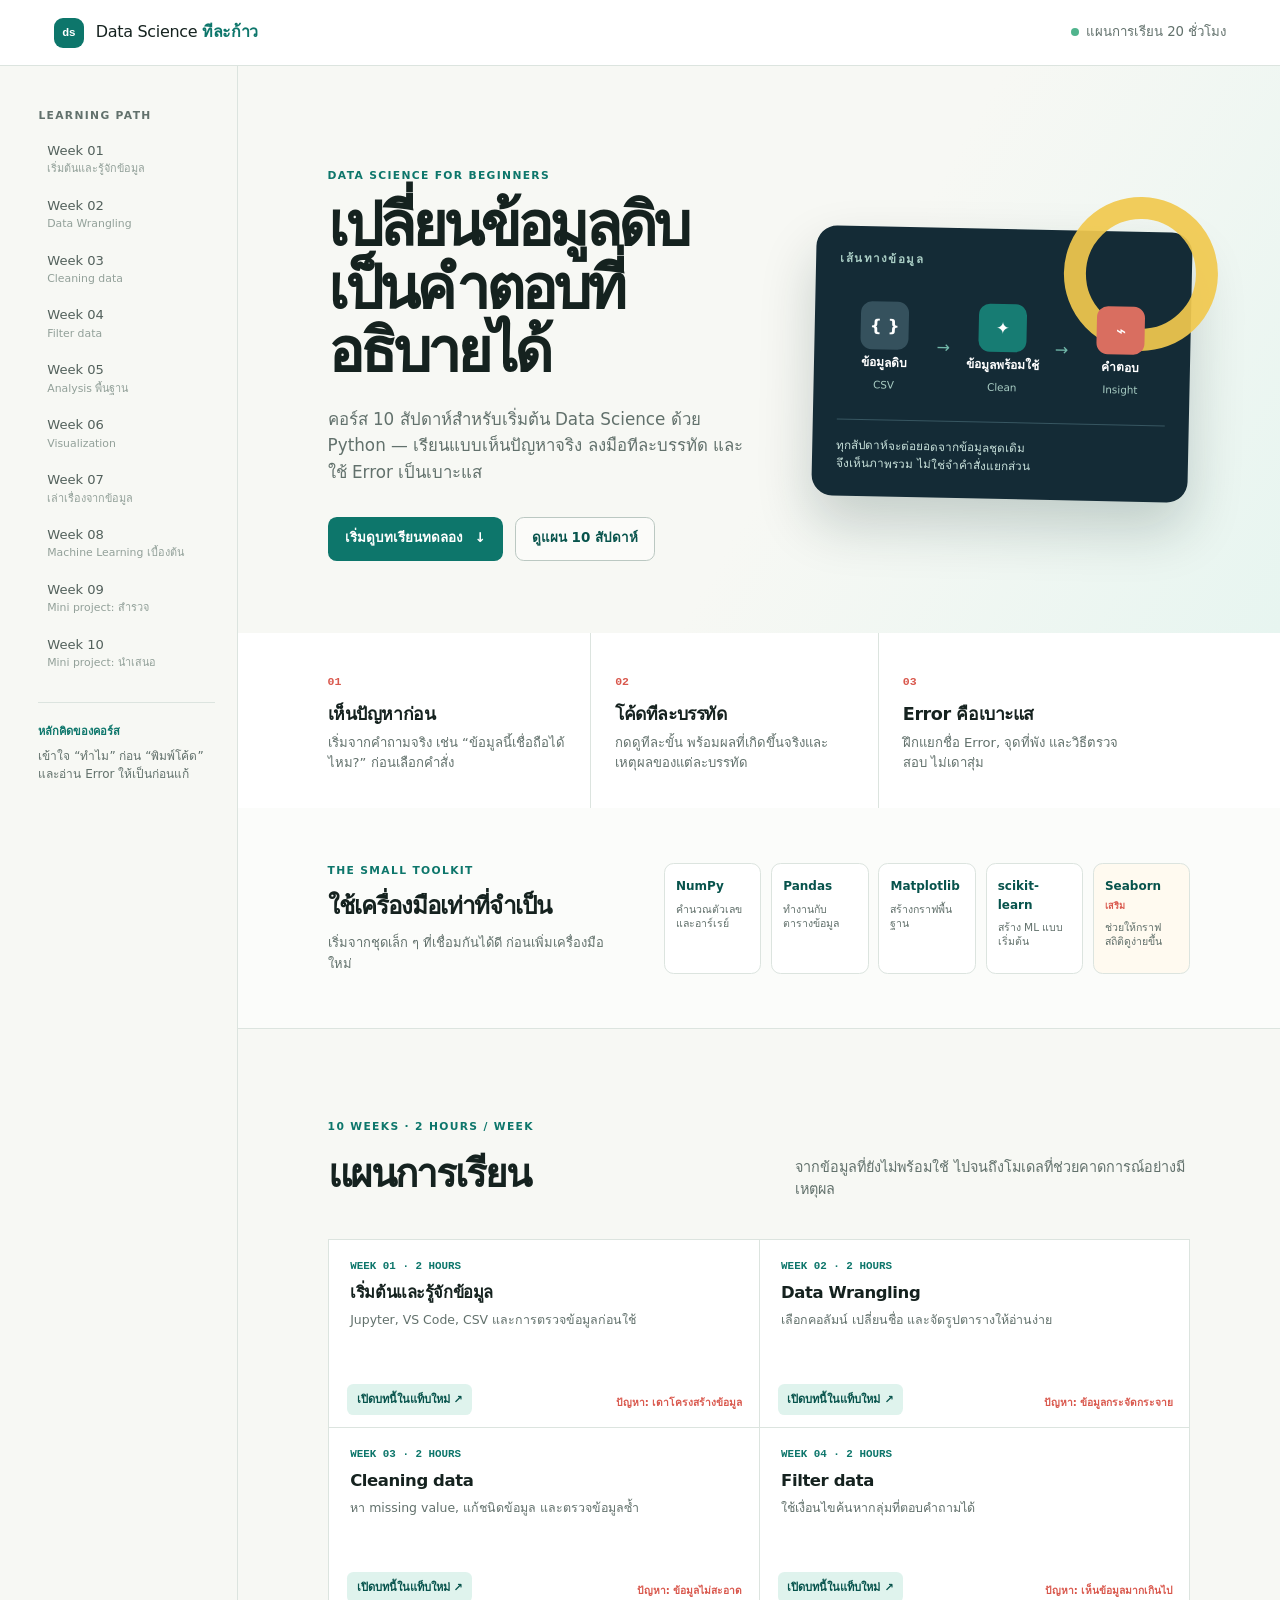
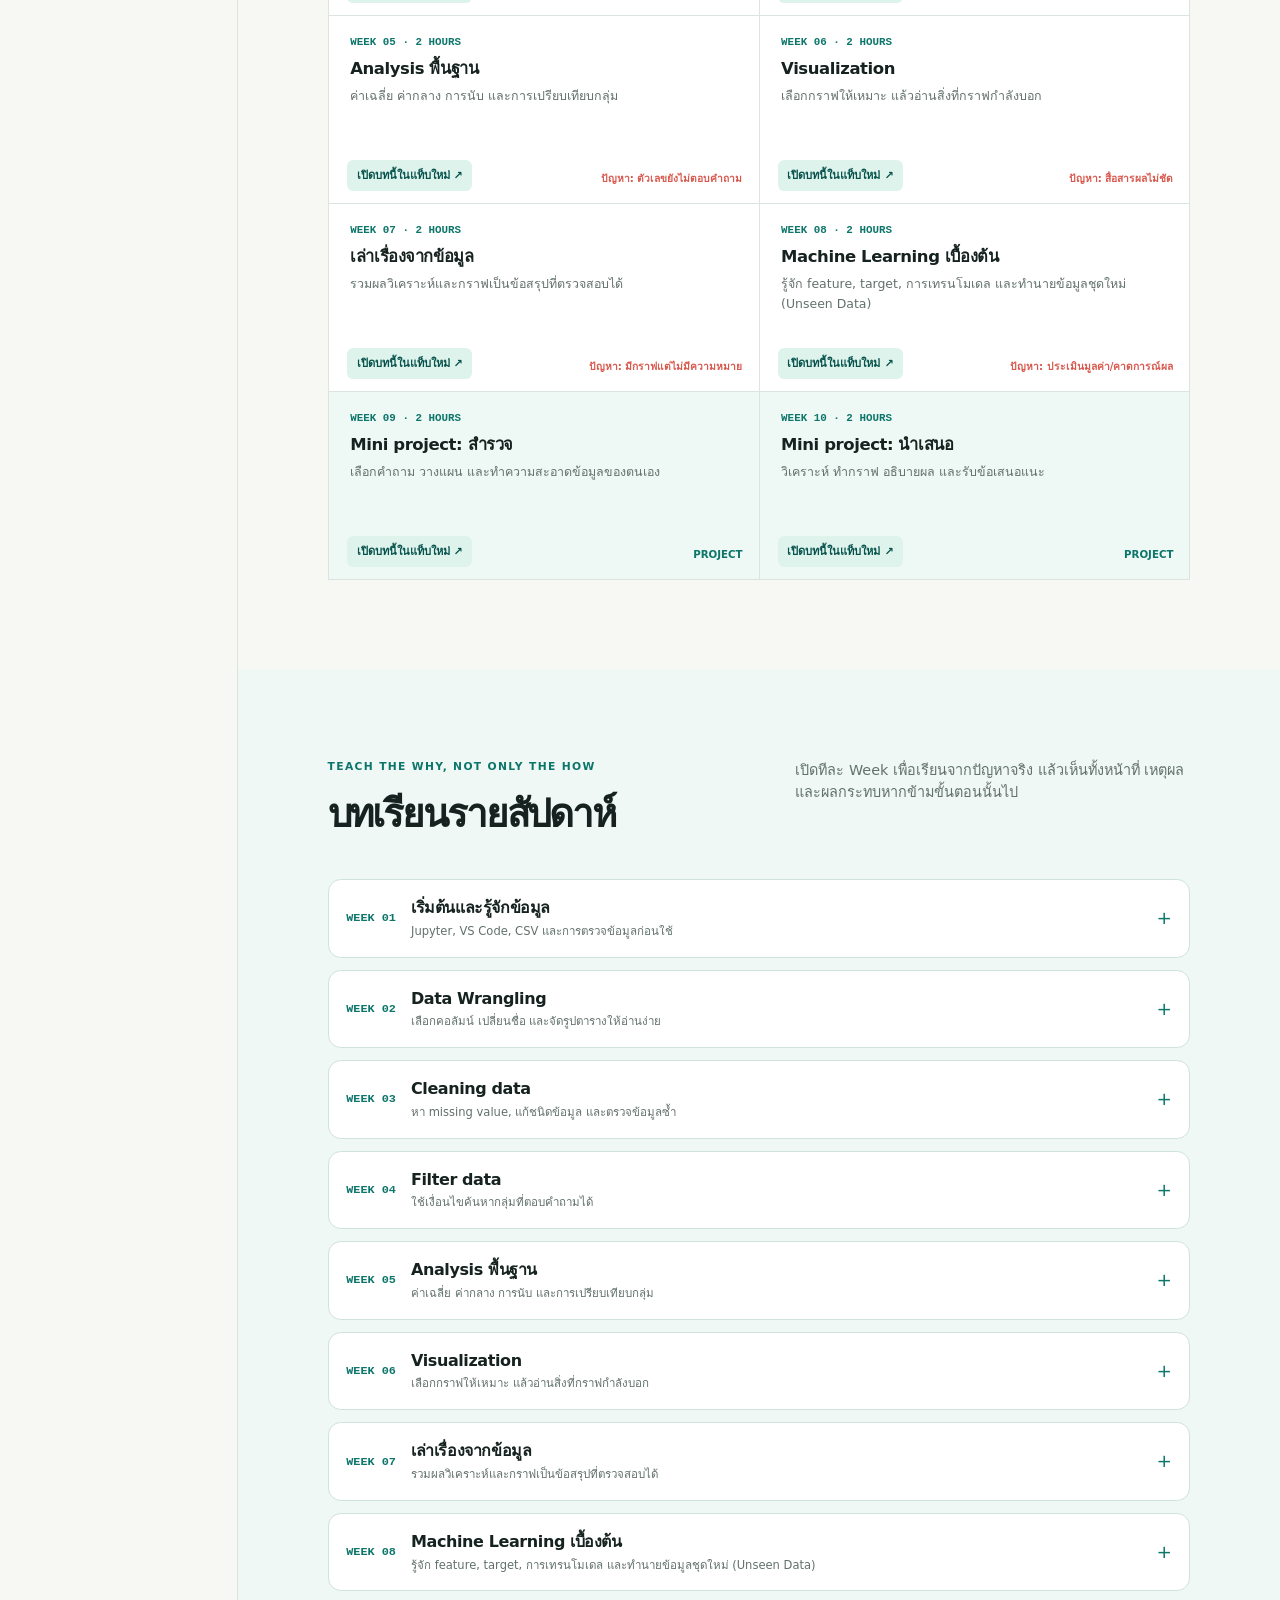
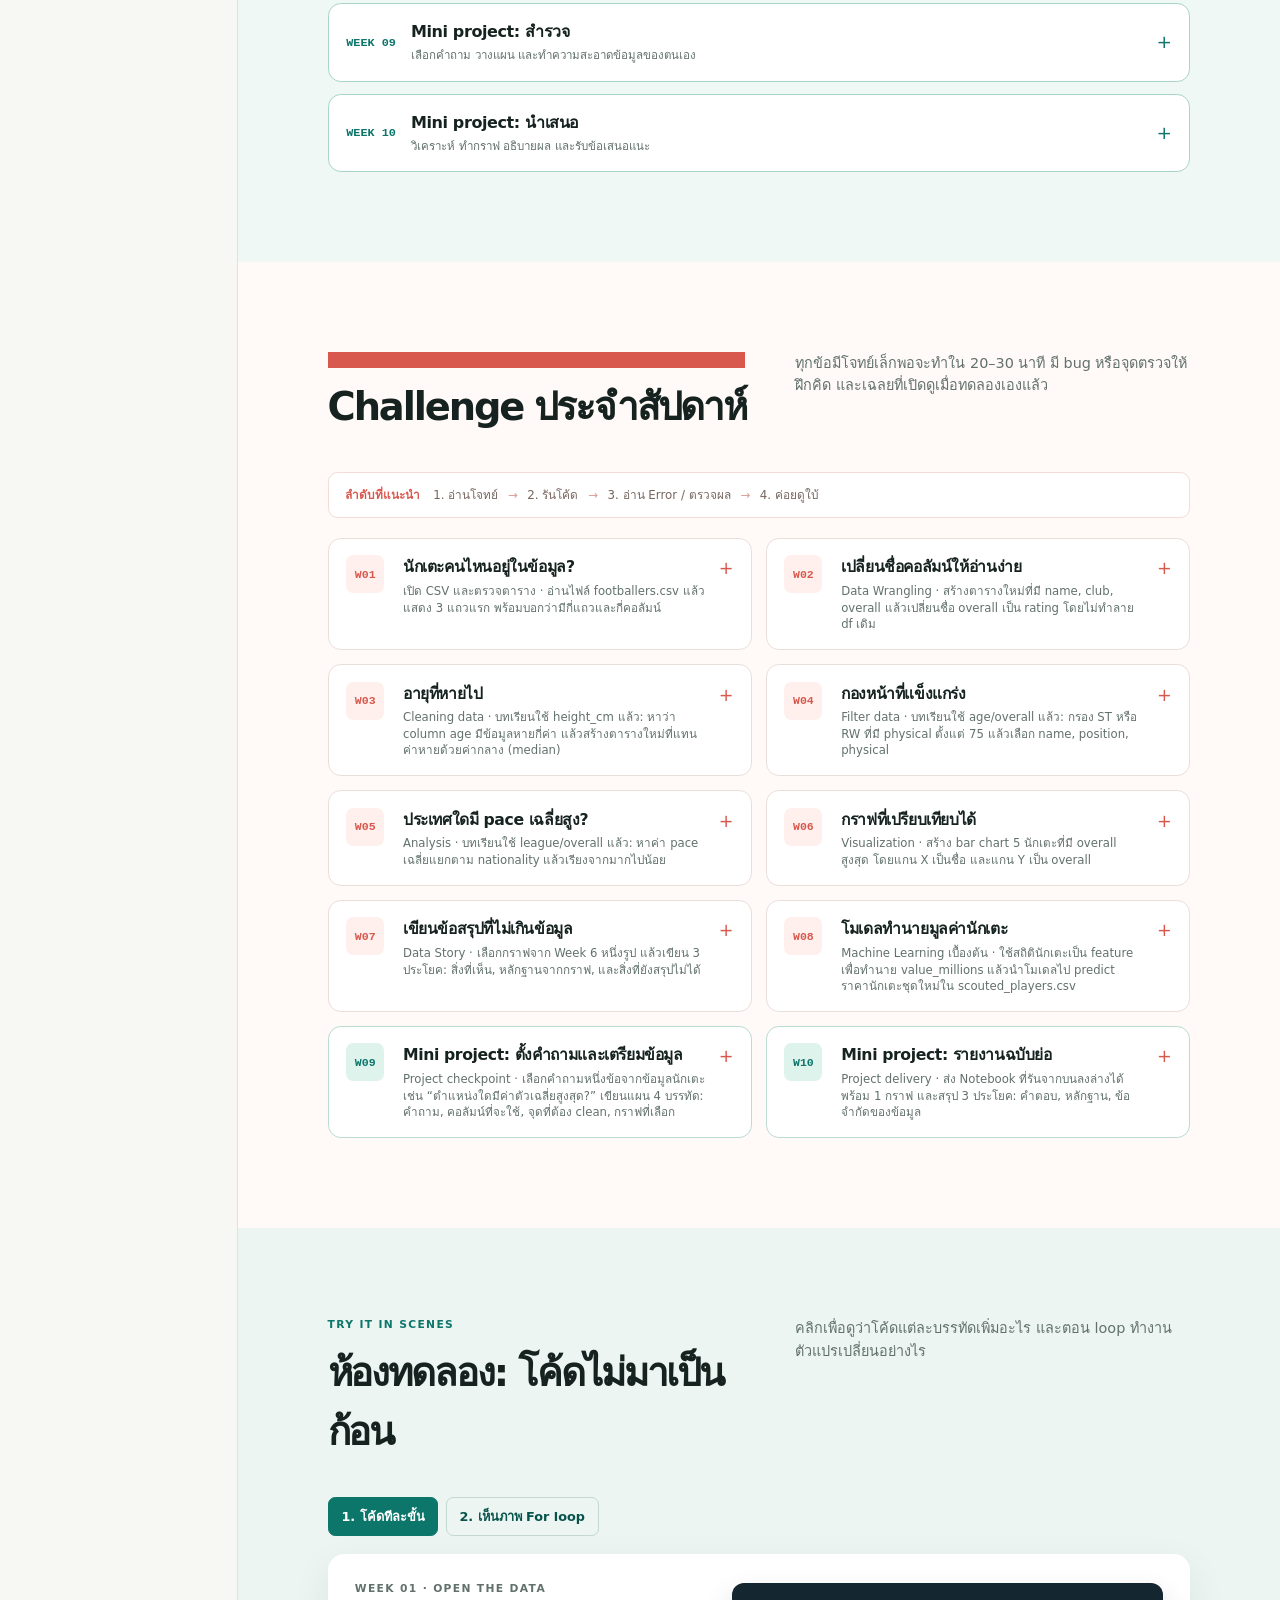
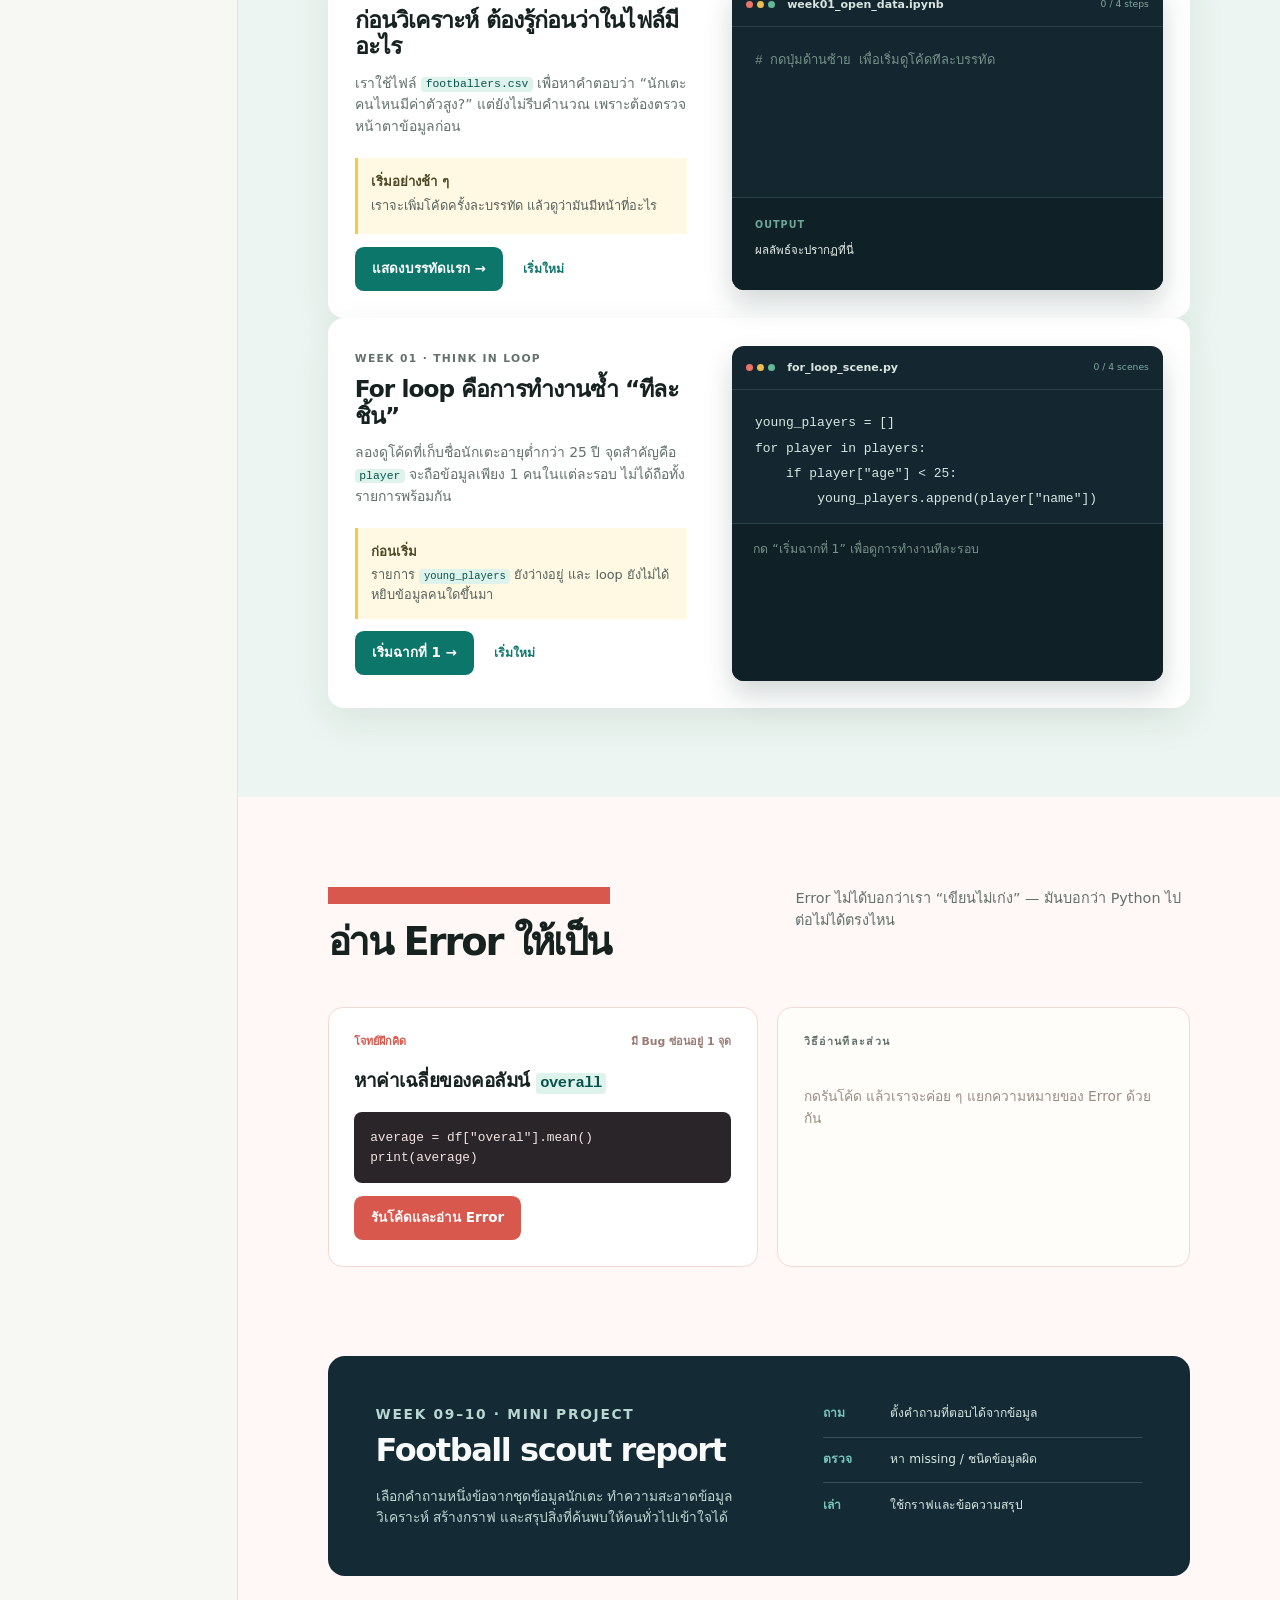
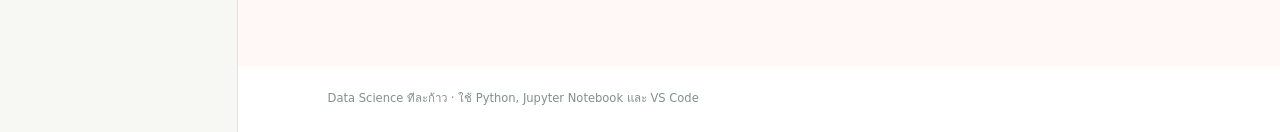
<file: teaching-site/index.html>
<!doctype html>
<html lang="th">
  <head>
    <meta charset="UTF-8" />
    <meta name="viewport" content="width=device-width, initial-scale=1.0" />
    <title>Data Science ทีละก้าว | 20 ชั่วโมง</title>
    <link rel="stylesheet" href="styles.css" />
  </head>
  <body>
    <a class="skip-link" href="#main">ข้ามไปยังเนื้อหาหลัก</a>
    <header class="topbar">
      <a class="brand" href="#overview" aria-label="Data Science ทีละก้าว">
        <span class="brand-mark">ds</span>
        <span>Data Science <b>ทีละก้าว</b></span>
      </a>
      <div class="topbar-meta"><span class="status-dot"></span> แผนการเรียน 20 ชั่วโมง</div>
    </header>

    <div class="layout">
      <aside class="sidebar" aria-label="สารบัญบทเรียน">
        <p class="eyebrow">LEARNING PATH</p>
        <nav id="week-nav"></nav>
        <div class="sidebar-note">
          <span>หลักคิดของคอร์ส</span>
          <p>เข้าใจ “ทำไม” ก่อน “พิมพ์โค้ด” และอ่าน Error ให้เป็นก่อนแก้</p>
        </div>
      </aside>

      <main id="main">
        <section class="hero" id="overview">
          <div class="hero-copy">
            <p class="eyebrow teal">DATA SCIENCE FOR BEGINNERS</p>
            <h1>เปลี่ยนข้อมูลดิบ<br />เป็นคำตอบที่อธิบายได้</h1>
            <p class="lede">คอร์ส 10 สัปดาห์สำหรับเริ่มต้น Data Science ด้วย Python — เรียนแบบเห็นปัญหาจริง ลงมือทีละบรรทัด และใช้ Error เป็นเบาะแส</p>
            <div class="hero-actions">
              <a class="button primary" href="#lab">เริ่มดูบทเรียนทดลอง <span>↓</span></a>
              <a class="button quiet" href="#roadmap">ดูแผน 10 สัปดาห์</a>
            </div>
          </div>
          <div class="hero-board" aria-label="ภาพสรุปเส้นทางการเรียน">
            <div class="board-title">เส้นทางข้อมูล</div>
            <div class="data-flow">
              <div><span class="flow-icon file">{ }</span><b>ข้อมูลดิบ</b><small>CSV</small></div>
              <span class="flow-arrow">→</span>
              <div><span class="flow-icon clean">✦</span><b>ข้อมูลพร้อมใช้</b><small>Clean</small></div>
              <span class="flow-arrow">→</span>
              <div><span class="flow-icon chart">⌁</span><b>คำตอบ</b><small>Insight</small></div>
            </div>
            <div class="board-caption">ทุกสัปดาห์จะต่อยอดจากข้อมูลชุดเดิม<br />จึงเห็นภาพรวม ไม่ใช่จำคำสั่งแยกส่วน</div>
          </div>
        </section>

        <section class="principles" aria-label="รูปแบบการเรียน">
          <article><span class="number">01</span><h2>เห็นปัญหาก่อน</h2><p>เริ่มจากคำถามจริง เช่น “ข้อมูลนี้เชื่อถือได้ไหม?” ก่อนเลือกคำสั่ง</p></article>
          <article><span class="number">02</span><h2>โค้ดทีละบรรทัด</h2><p>กดดูทีละขั้น พร้อมผลที่เกิดขึ้นจริงและเหตุผลของแต่ละบรรทัด</p></article>
          <article><span class="number">03</span><h2>Error คือเบาะแส</h2><p>ฝึกแยกชื่อ Error, จุดที่พัง และวิธีตรวจสอบ ไม่เดาสุ่ม</p></article>
        </section>

        <section class="toolkit" aria-labelledby="toolkit-title">
          <div class="toolkit-heading">
            <p class="eyebrow teal">THE SMALL TOOLKIT</p>
            <h2 id="toolkit-title">ใช้เครื่องมือเท่าที่จำเป็น</h2>
            <p>เริ่มจากชุดเล็ก ๆ ที่เชื่อมกันได้ดี ก่อนเพิ่มเครื่องมือใหม่</p>
          </div>
          <div class="tool-list">
            <article><b>NumPy</b><span>คำนวณตัวเลขและอาร์เรย์</span></article>
            <article><b>Pandas</b><span>ทำงานกับตารางข้อมูล</span></article>
            <article><b>Matplotlib</b><span>สร้างกราฟพื้นฐาน</span></article>
            <article><b>scikit-learn</b><span>สร้าง ML แบบเริ่มต้น</span></article>
            <article class="optional"><b>Seaborn <small>เสริม</small></b><span>ช่วยให้กราฟสถิติดูง่ายขึ้น</span></article>
          </div>
        </section>

        <section class="section" id="roadmap">
          <div class="section-heading">
            <div><p class="eyebrow teal">10 WEEKS · 2 HOURS / WEEK</p><h2>แผนการเรียน</h2></div>
            <p>จากข้อมูลที่ยังไม่พร้อมใช้ ไปจนถึงโมเดลที่ช่วยคาดการณ์อย่างมีเหตุผล</p>
          </div>
          <div class="week-grid" id="week-cards"></div>
        </section>

        <section class="section chapter-reader" id="chapter-reader" hidden aria-live="polite">
          <div class="reader-topline"><span>DATA SCIENCE BOOK</span><button class="reader-close" id="reader-close" type="button">ปิดบทเรียน ×</button></div>
          <div id="reader-content"></div>
        </section>

        <section class="section lesson-section" id="lessons">
          <div class="section-heading compact">
            <div><p class="eyebrow teal">TEACH THE WHY, NOT ONLY THE HOW</p><h2>บทเรียนรายสัปดาห์</h2></div>
            <p>เปิดทีละ Week เพื่อเรียนจากปัญหาจริง แล้วเห็นทั้งหน้าที่ เหตุผล และผลกระทบหากข้ามขั้นตอนนั้นไป</p>
          </div>
          <div class="lesson-list" id="lesson-list"></div>
        </section>

        <section class="section challenge-section" id="challenges">
          <div class="section-heading compact">
            <div><p class="eyebrow coral">PRACTICE EVERY WEEK</p><h2>Challenge ประจำสัปดาห์</h2></div>
            <p>ทุกข้อมีโจทย์เล็กพอจะทำใน 20–30 นาที มี bug หรือจุดตรวจให้ฝึกคิด และเฉลยที่เปิดดูเมื่อทดลองเองแล้ว</p>
          </div>
          <div class="challenge-rules">
            <b>ลำดับที่แนะนำ</b><span>1. อ่านโจทย์</span><i>→</i><span>2. รันโค้ด</span><i>→</i><span>3. อ่าน Error / ตรวจผล</span><i>→</i><span>4. ค่อยดูใบ้</span>
          </div>
          <div class="challenge-grid" id="challenge-cards"></div>
        </section>

        <section class="section lab-section" id="lab">
          <div class="section-heading compact">
            <div><p class="eyebrow teal">TRY IT IN SCENES</p><h2>ห้องทดลอง: โค้ดไม่มาเป็นก้อน</h2></div>
            <p>คลิกเพื่อดูว่าโค้ดแต่ละบรรทัดเพิ่มอะไร และตอน loop ทำงาน ตัวแปรเปลี่ยนอย่างไร</p>
          </div>

          <div class="lab-tabs" role="tablist" aria-label="รูปแบบการทดลอง">
            <button class="tab active" role="tab" aria-selected="true" data-lab="steps">1. โค้ดทีละขั้น</button>
            <button class="tab" role="tab" aria-selected="false" data-lab="loop">2. เห็นภาพ For loop</button>
          </div>

          <div class="lab-panel active" id="steps-panel" role="tabpanel">
            <div class="lab-copy">
              <p class="eyebrow">WEEK 01 · OPEN THE DATA</p>
              <h3>ก่อนวิเคราะห์ ต้องรู้ก่อนว่าในไฟล์มีอะไร</h3>
              <p>เราใช้ไฟล์ <code>footballers.csv</code> เพื่อหาคำตอบว่า “นักเตะคนไหนมีค่าตัวสูง?” แต่ยังไม่รีบคำนวณ เพราะต้องตรวจหน้าตาข้อมูลก่อน</p>
              <div class="step-explanation" id="step-explanation" aria-live="polite"></div>
              <button class="button primary next-button" id="next-step">แสดงบรรทัดแรก <span>→</span></button>
              <button class="text-button" id="reset-steps">เริ่มใหม่</button>
            </div>
            <div class="code-card" aria-label="ตัวอย่างโค้ดแบบทีละขั้น">
              <div class="code-top"><span><i></i><i></i><i></i></span><b>week01_open_data.ipynb</b><small id="step-count">0 / 4 steps</small></div>
              <pre id="step-code"><code><span class="code-muted"># กดปุ่มด้านซ้าย เพื่อเริ่มดูโค้ดทีละบรรทัด</span></code></pre>
              <div class="output" id="step-output"><span class="output-label">OUTPUT</span><p>ผลลัพธ์จะปรากฏที่นี่</p></div>
            </div>
          </div>

          <div class="lab-panel" id="loop-panel" role="tabpanel" hidden>
            <div class="lab-copy">
              <p class="eyebrow">WEEK 01 · THINK IN LOOP</p>
              <h3>For loop คือการทำงานซ้ำ “ทีละชิ้น”</h3>
              <p>ลองดูโค้ดที่เก็บชื่อนักเตะอายุต่ำกว่า 25 ปี จุดสำคัญคือ <code>player</code> จะถือข้อมูลเพียง 1 คนในแต่ละรอบ ไม่ได้ถือทั้งรายการพร้อมกัน</p>
              <div class="scene-explanation" id="scene-explanation" aria-live="polite"></div>
              <button class="button primary next-button" id="next-scene">เริ่มฉากที่ 1 <span>→</span></button>
              <button class="text-button" id="reset-scenes">เริ่มใหม่</button>
            </div>
            <div class="loop-card">
              <div class="code-top"><span><i></i><i></i><i></i></span><b>for_loop_scene.py</b><small id="scene-count">0 / 4 scenes</small></div>
              <pre class="loop-code"><code>young_players = []
for player in players:
    if player["age"] &lt; 25:
        young_players.append(player["name"])</code></pre>
              <div class="scene-track" id="scene-track" aria-label="สถานะการทำงานของ For loop">
                <div class="scene-empty">กด “เริ่มฉากที่ 1” เพื่อดูการทำงานทีละรอบ</div>
              </div>
            </div>
          </div>
        </section>

        <section class="section error-section" id="error-lab">
          <div class="section-heading compact">
            <div><p class="eyebrow coral">DEBUGGING PRACTICE</p><h2>อ่าน Error ให้เป็น</h2></div>
            <p>Error ไม่ได้บอกว่าเรา “เขียนไม่เก่ง” — มันบอกว่า Python ไปต่อไม่ได้ตรงไหน</p>
          </div>
          <div class="error-layout">
            <article class="error-challenge">
              <div class="challenge-label"><span>โจทย์ฝึกคิด</span><b>มี Bug ซ่อนอยู่ 1 จุด</b></div>
              <h3>หาค่าเฉลี่ยของคอลัมน์ <code>overall</code></h3>
              <pre><code>average = df["overal"].mean()
print(average)</code></pre>
              <button class="button coral" id="reveal-error">รันโค้ดและอ่าน Error</button>
              <div class="fake-traceback" id="traceback" hidden>
                <span>KeyError: 'overal'</span>
                <p>Python หา “คอลัมน์ชื่อ overal” ไม่เจอในตาราง</p>
              </div>
            </article>
            <article class="error-guide" id="error-guide" aria-live="polite">
              <p class="eyebrow">วิธีอ่านทีละส่วน</p>
              <div class="guide-placeholder">กดรันโค้ด แล้วเราจะค่อย ๆ แยกความหมายของ Error ด้วยกัน</div>
            </article>
          </div>
        </section>

        <section class="section project-section" id="project">
          <div class="project-card">
            <div>
              <p class="eyebrow light">WEEK 09–10 · MINI PROJECT</p>
              <h2>Football scout report</h2>
              <p>เลือกคำถามหนึ่งข้อจากชุดข้อมูลนักเตะ ทำความสะอาดข้อมูล วิเคราะห์ สร้างกราฟ และสรุปสิ่งที่ค้นพบให้คนทั่วไปเข้าใจได้</p>
            </div>
            <ol>
              <li><b>ถาม</b><span>ตั้งคำถามที่ตอบได้จากข้อมูล</span></li>
              <li><b>ตรวจ</b><span>หา missing / ชนิดข้อมูลผิด</span></li>
              <li><b>เล่า</b><span>ใช้กราฟและข้อความสรุป</span></li>
            </ol>
          </div>
        </section>

        <footer>Data Science ทีละก้าว · ใช้ Python, Jupyter Notebook และ VS Code</footer>
      </main>
    </div>
    <script src="script.js"></script>
  </body>
</html>
</file>
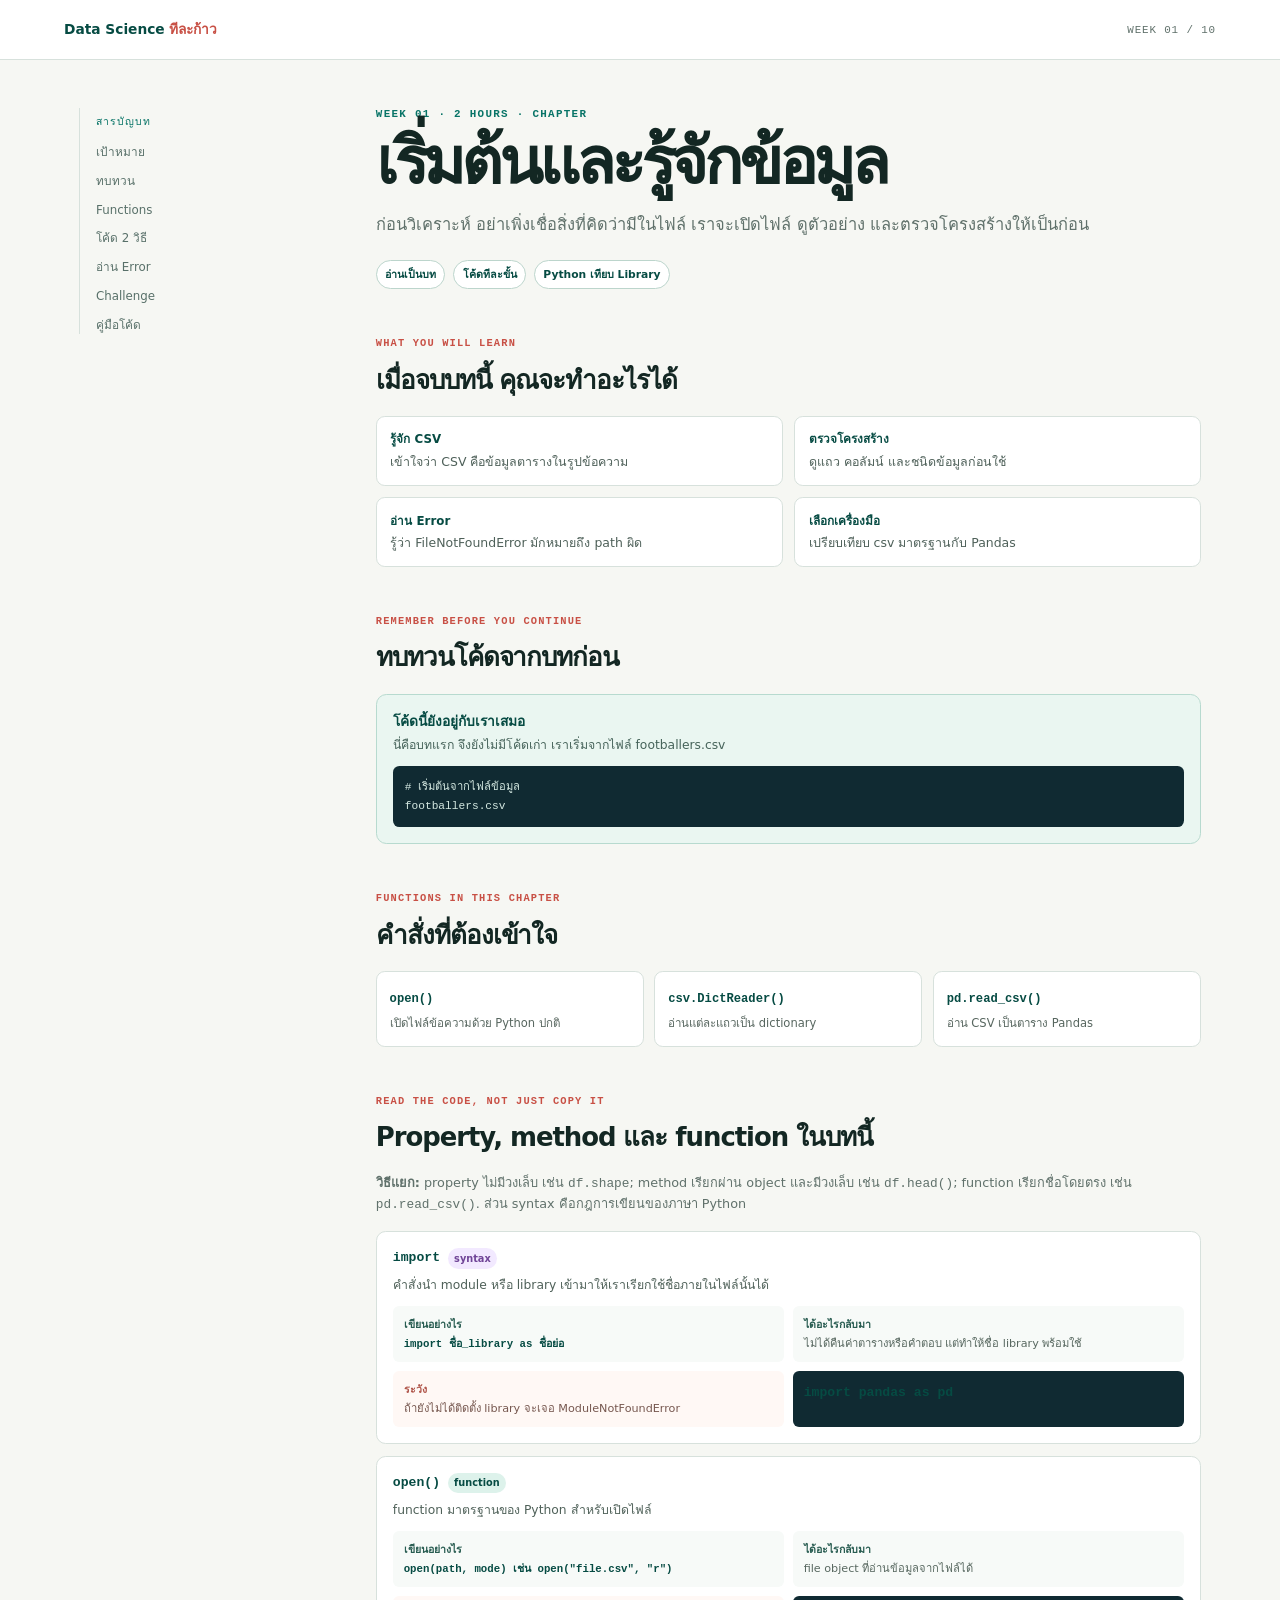
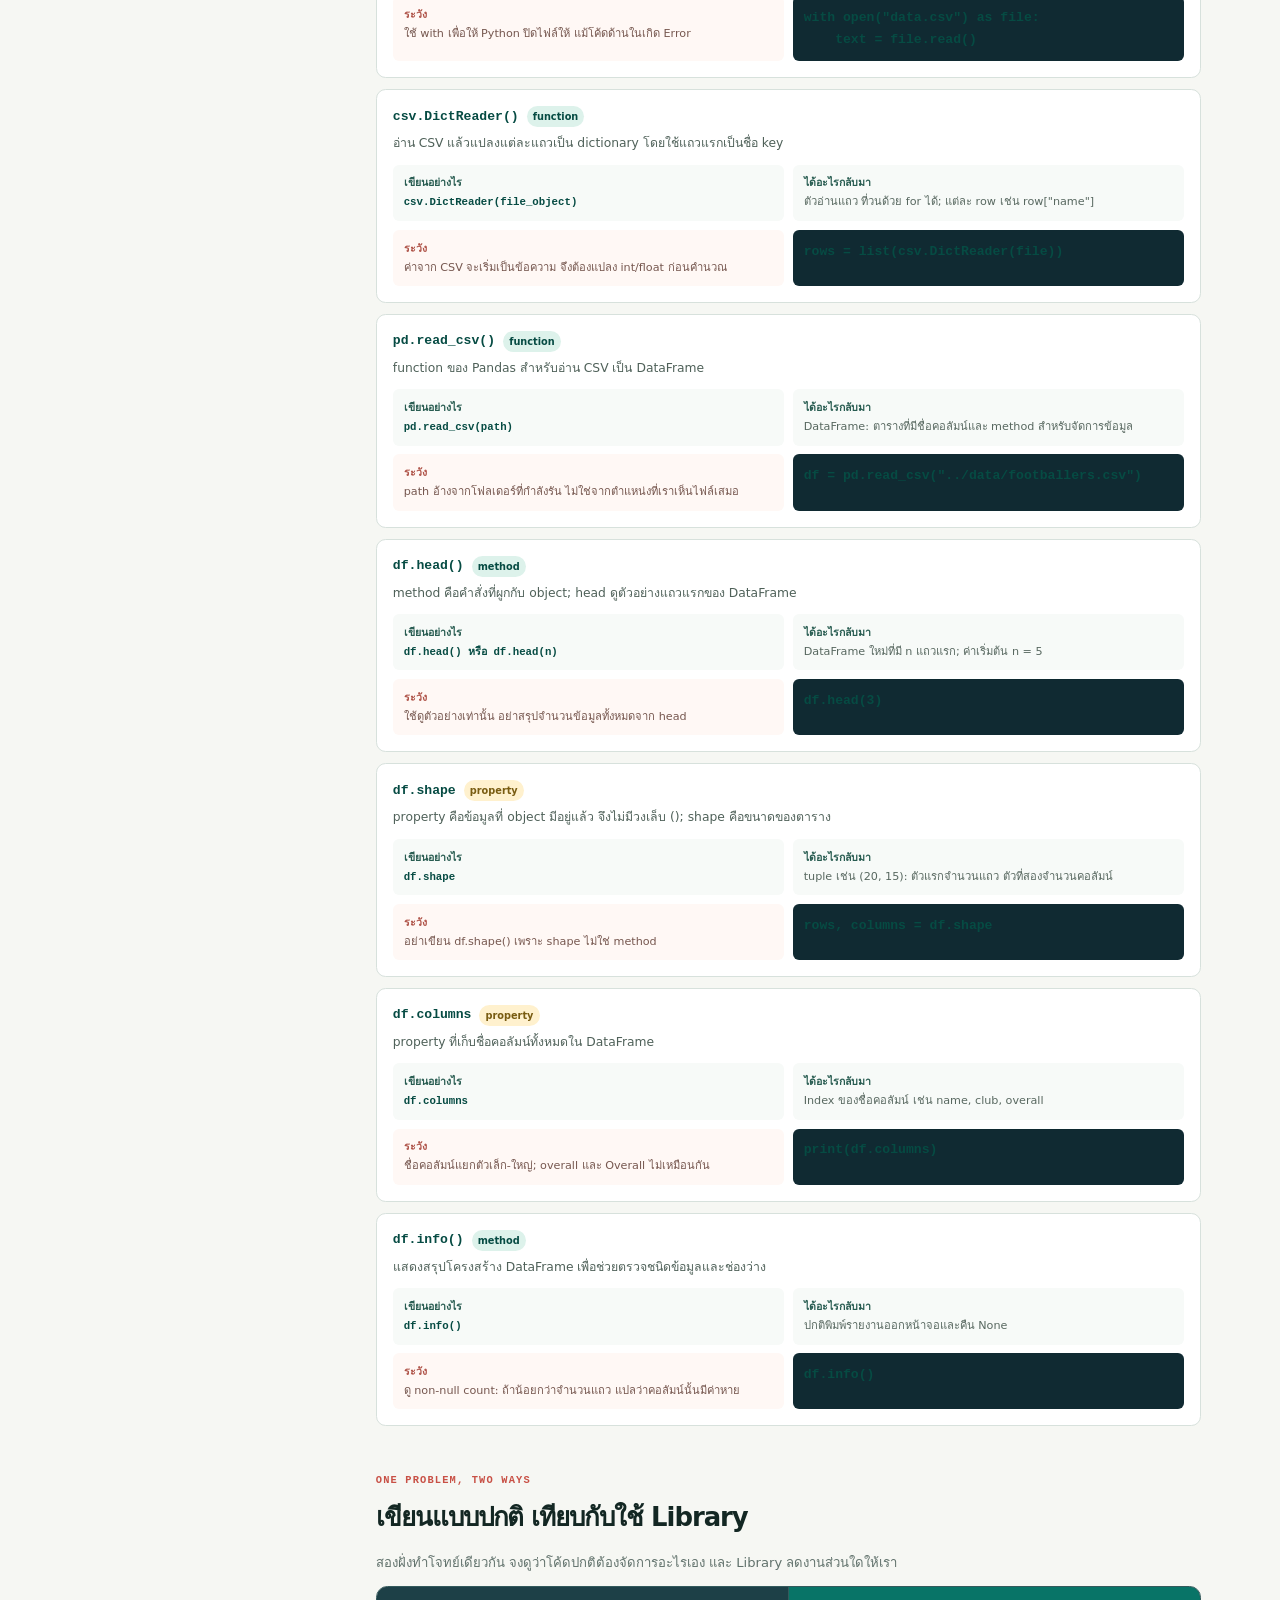
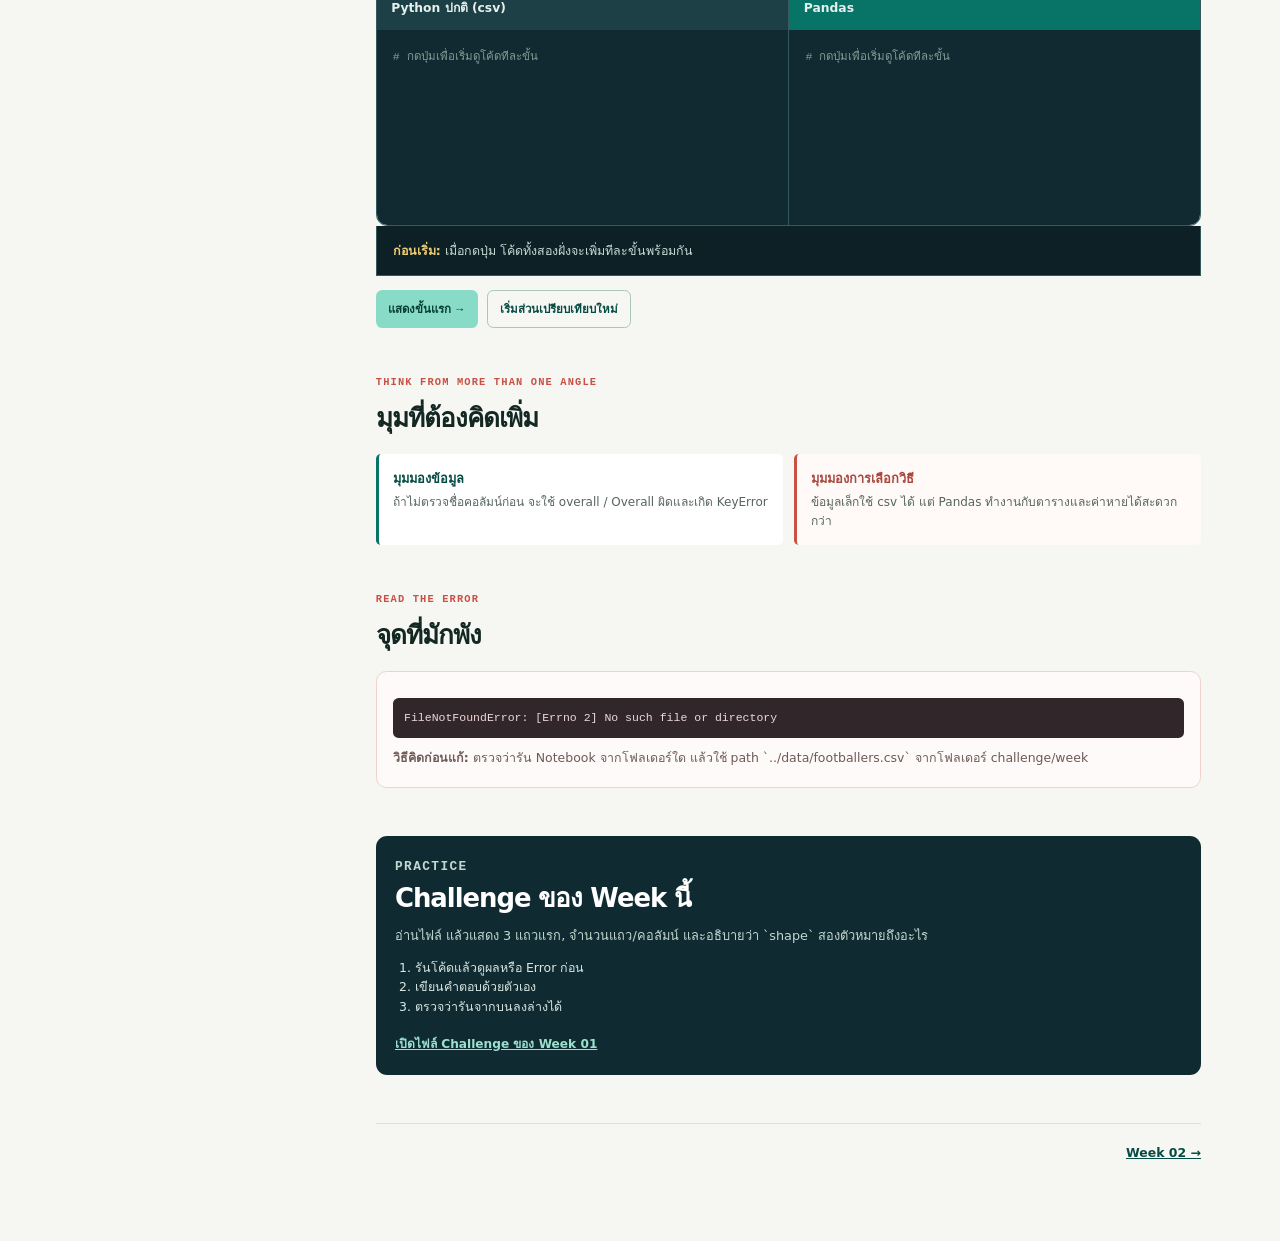
<file: teaching-site/weeks/week-01.html>
<!doctype html><html lang="th"><head><meta charset="utf-8"><meta name="viewport" content="width=device-width,initial-scale=1"><title>Week 01 | Data Science ทีละก้าว</title><link rel="stylesheet" href="../week-book.css"></head><body data-week="1"><header class="book-bar"><a class="book-brand" href="../index.html">Data Science <b>ทีละก้าว</b></a><span class="book-week">WEEK 01 / 10</span></header><div class="book-layout"><aside class="book-toc"><b>สารบัญบท</b><a href="#goals">เป้าหมาย</a><a href="#recap">ทบทวน</a><a href="#functions">Functions</a><a href="#compare">โค้ด 2 วิธี</a><a href="#error">อ่าน Error</a><a href="#challenge">Challenge</a></aside><main id="book"></main></div><script src="../week-book.js"></script></body></html>
</file>
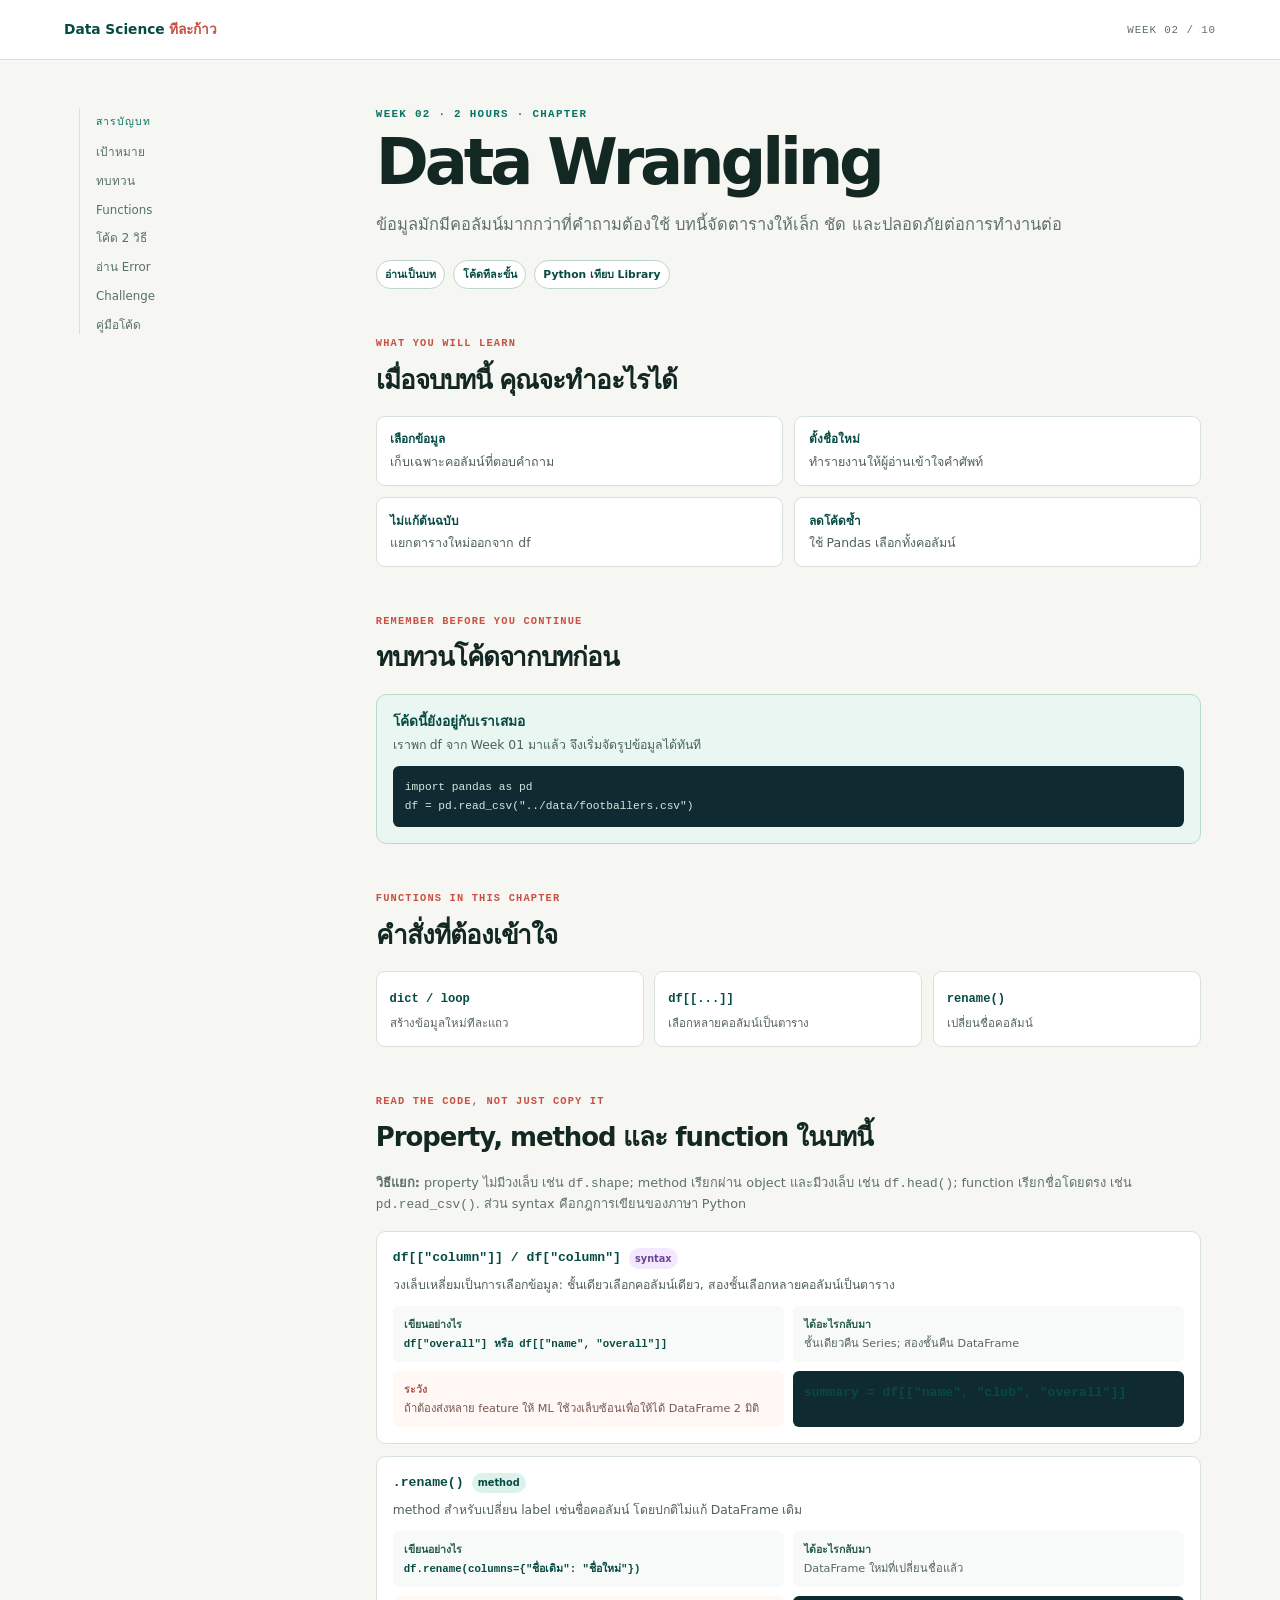
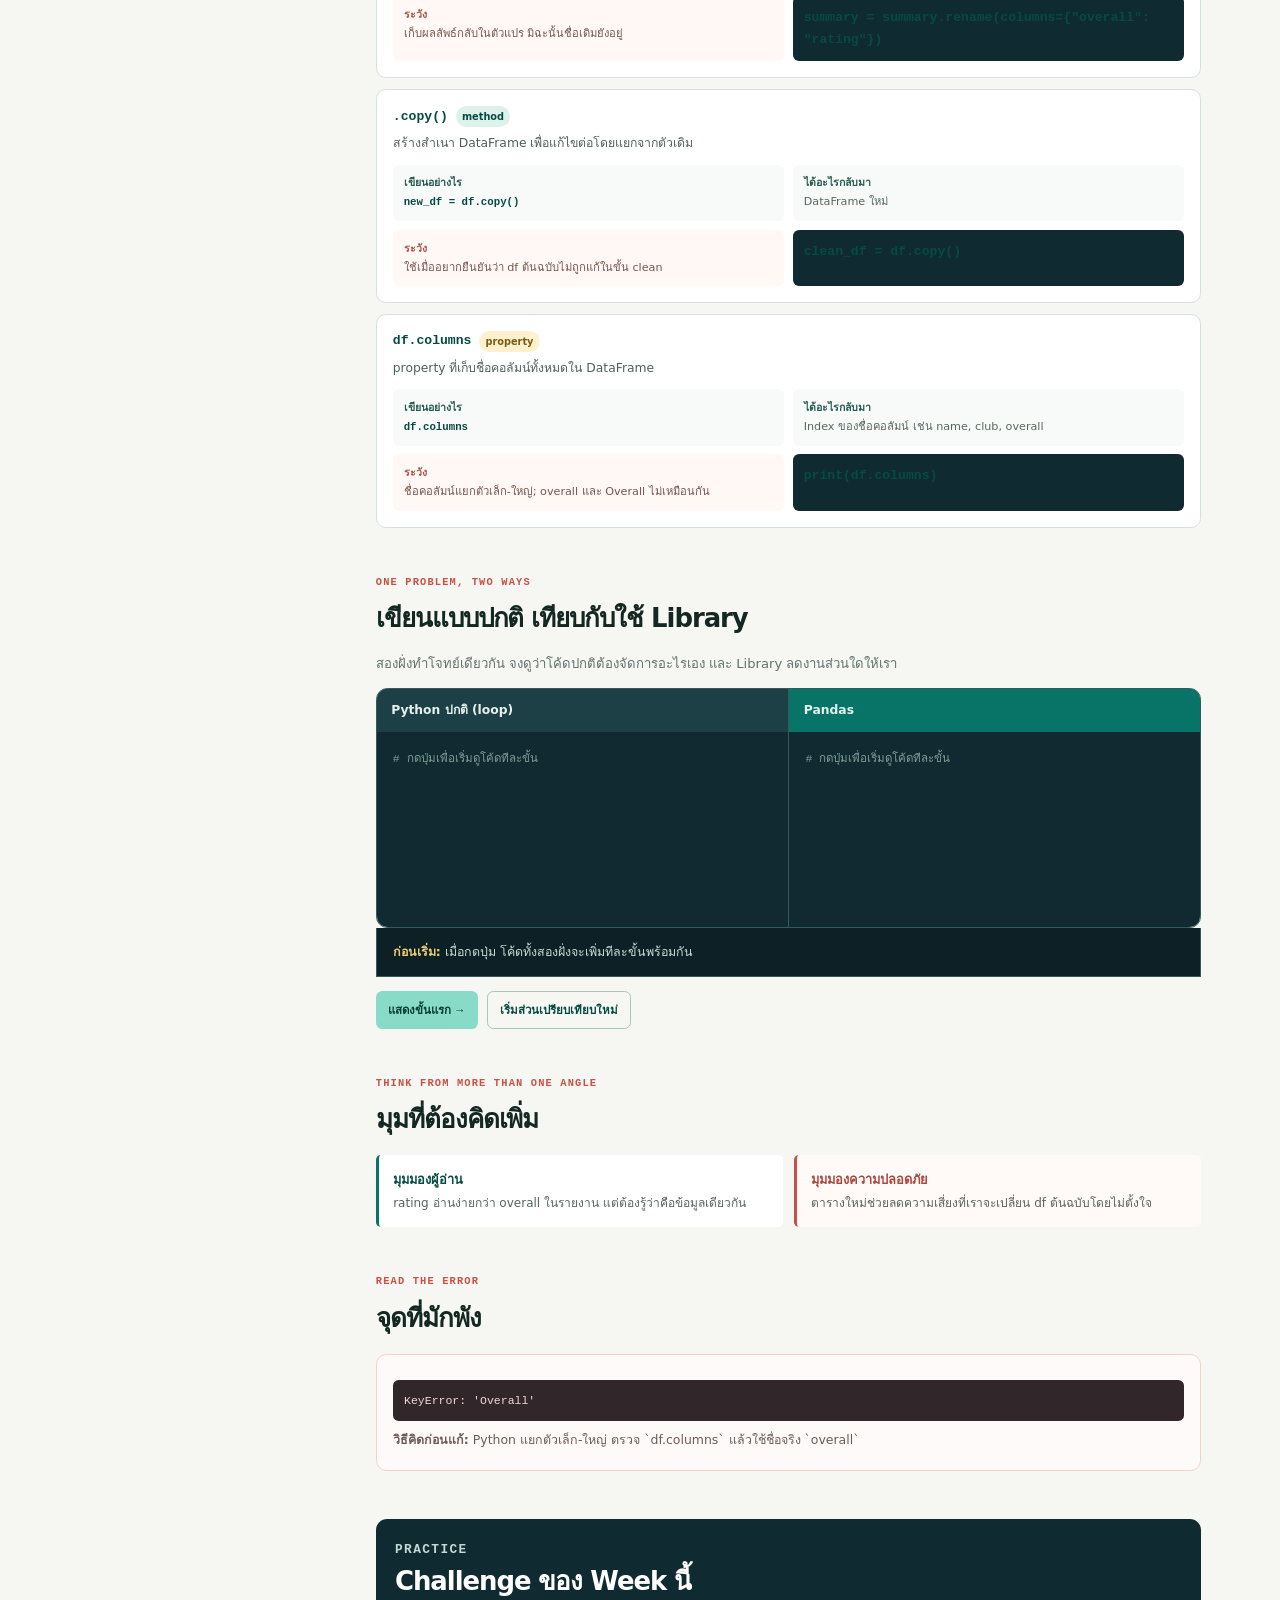
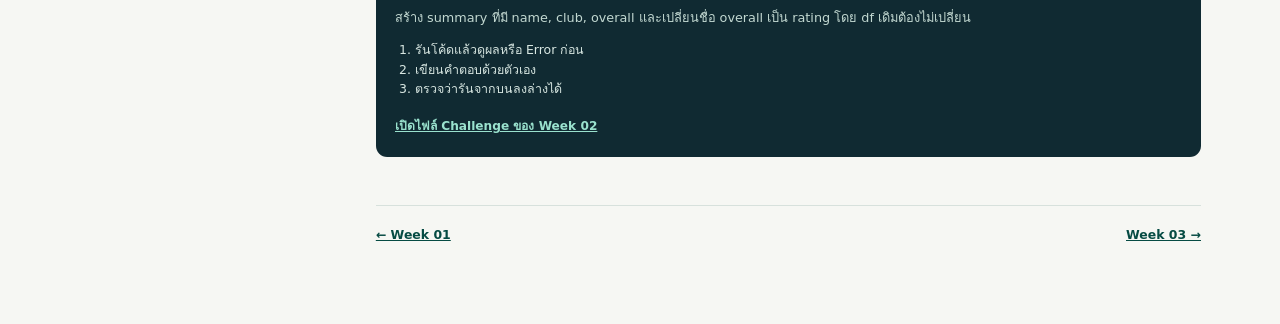
<file: teaching-site/weeks/week-02.html>
<!doctype html><html lang="th"><head><meta charset="utf-8"><meta name="viewport" content="width=device-width,initial-scale=1"><title>Week 02 | Data Science ทีละก้าว</title><link rel="stylesheet" href="../week-book.css"></head><body data-week="2"><header class="book-bar"><a class="book-brand" href="../index.html">Data Science <b>ทีละก้าว</b></a><span class="book-week">WEEK 02 / 10</span></header><div class="book-layout"><aside class="book-toc"><b>สารบัญบท</b><a href="#goals">เป้าหมาย</a><a href="#recap">ทบทวน</a><a href="#functions">Functions</a><a href="#compare">โค้ด 2 วิธี</a><a href="#error">อ่าน Error</a><a href="#challenge">Challenge</a></aside><main id="book"></main></div><script src="../week-book.js"></script></body></html>
</file>
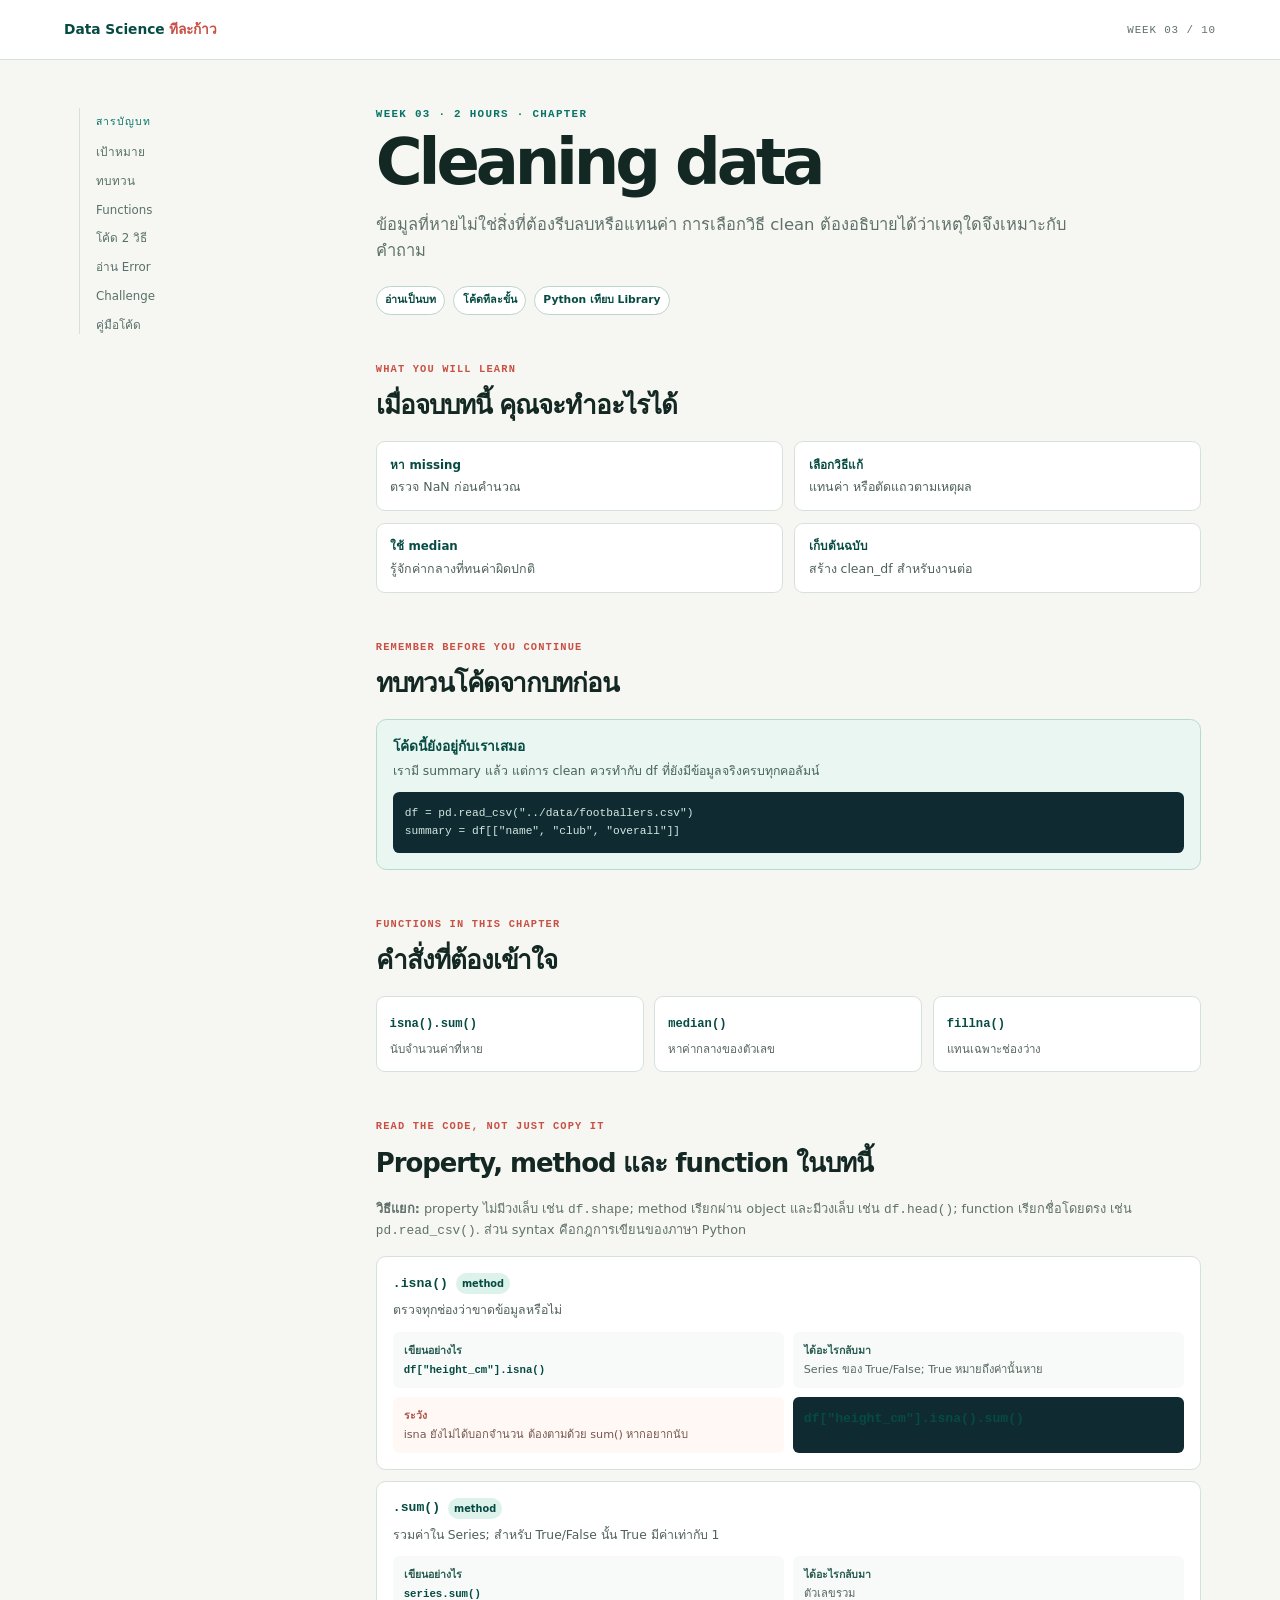
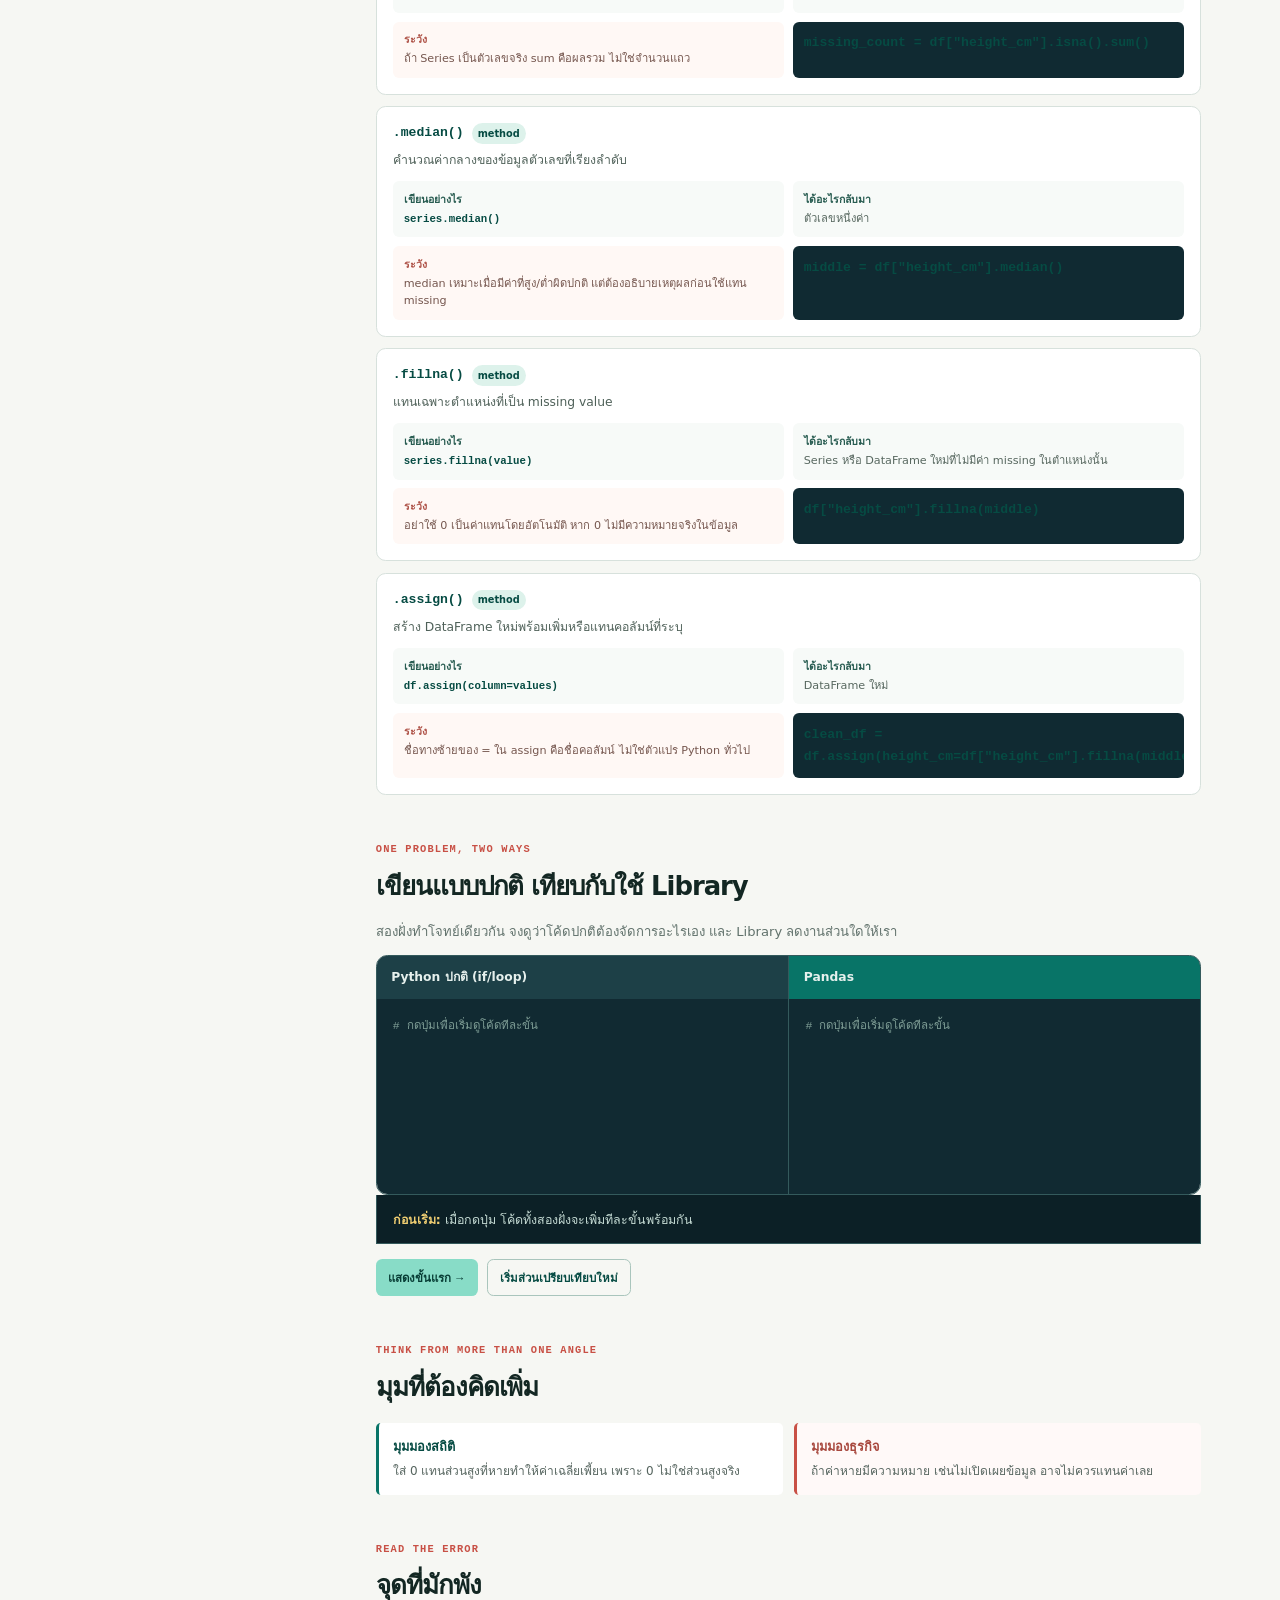
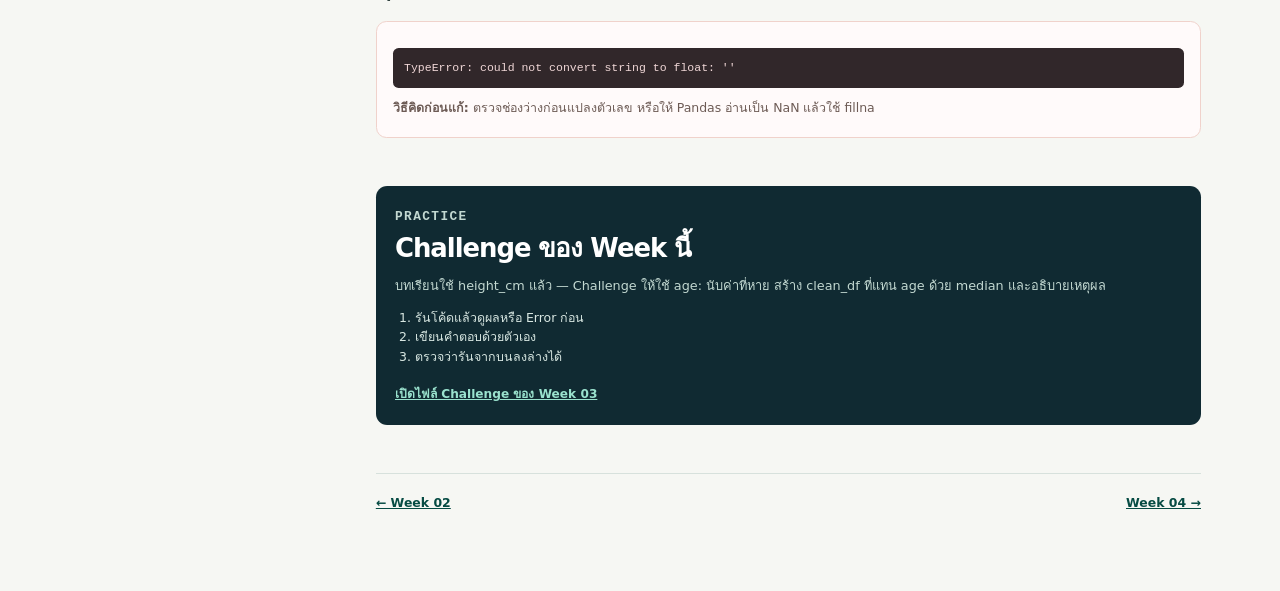
<file: teaching-site/weeks/week-03.html>
<!doctype html><html lang="th"><head><meta charset="utf-8"><meta name="viewport" content="width=device-width,initial-scale=1"><title>Week 03 | Data Science ทีละก้าว</title><link rel="stylesheet" href="../week-book.css"></head><body data-week="3"><header class="book-bar"><a class="book-brand" href="../index.html">Data Science <b>ทีละก้าว</b></a><span class="book-week">WEEK 03 / 10</span></header><div class="book-layout"><aside class="book-toc"><b>สารบัญบท</b><a href="#goals">เป้าหมาย</a><a href="#recap">ทบทวน</a><a href="#functions">Functions</a><a href="#compare">โค้ด 2 วิธี</a><a href="#error">อ่าน Error</a><a href="#challenge">Challenge</a></aside><main id="book"></main></div><script src="../week-book.js"></script></body></html>
</file>
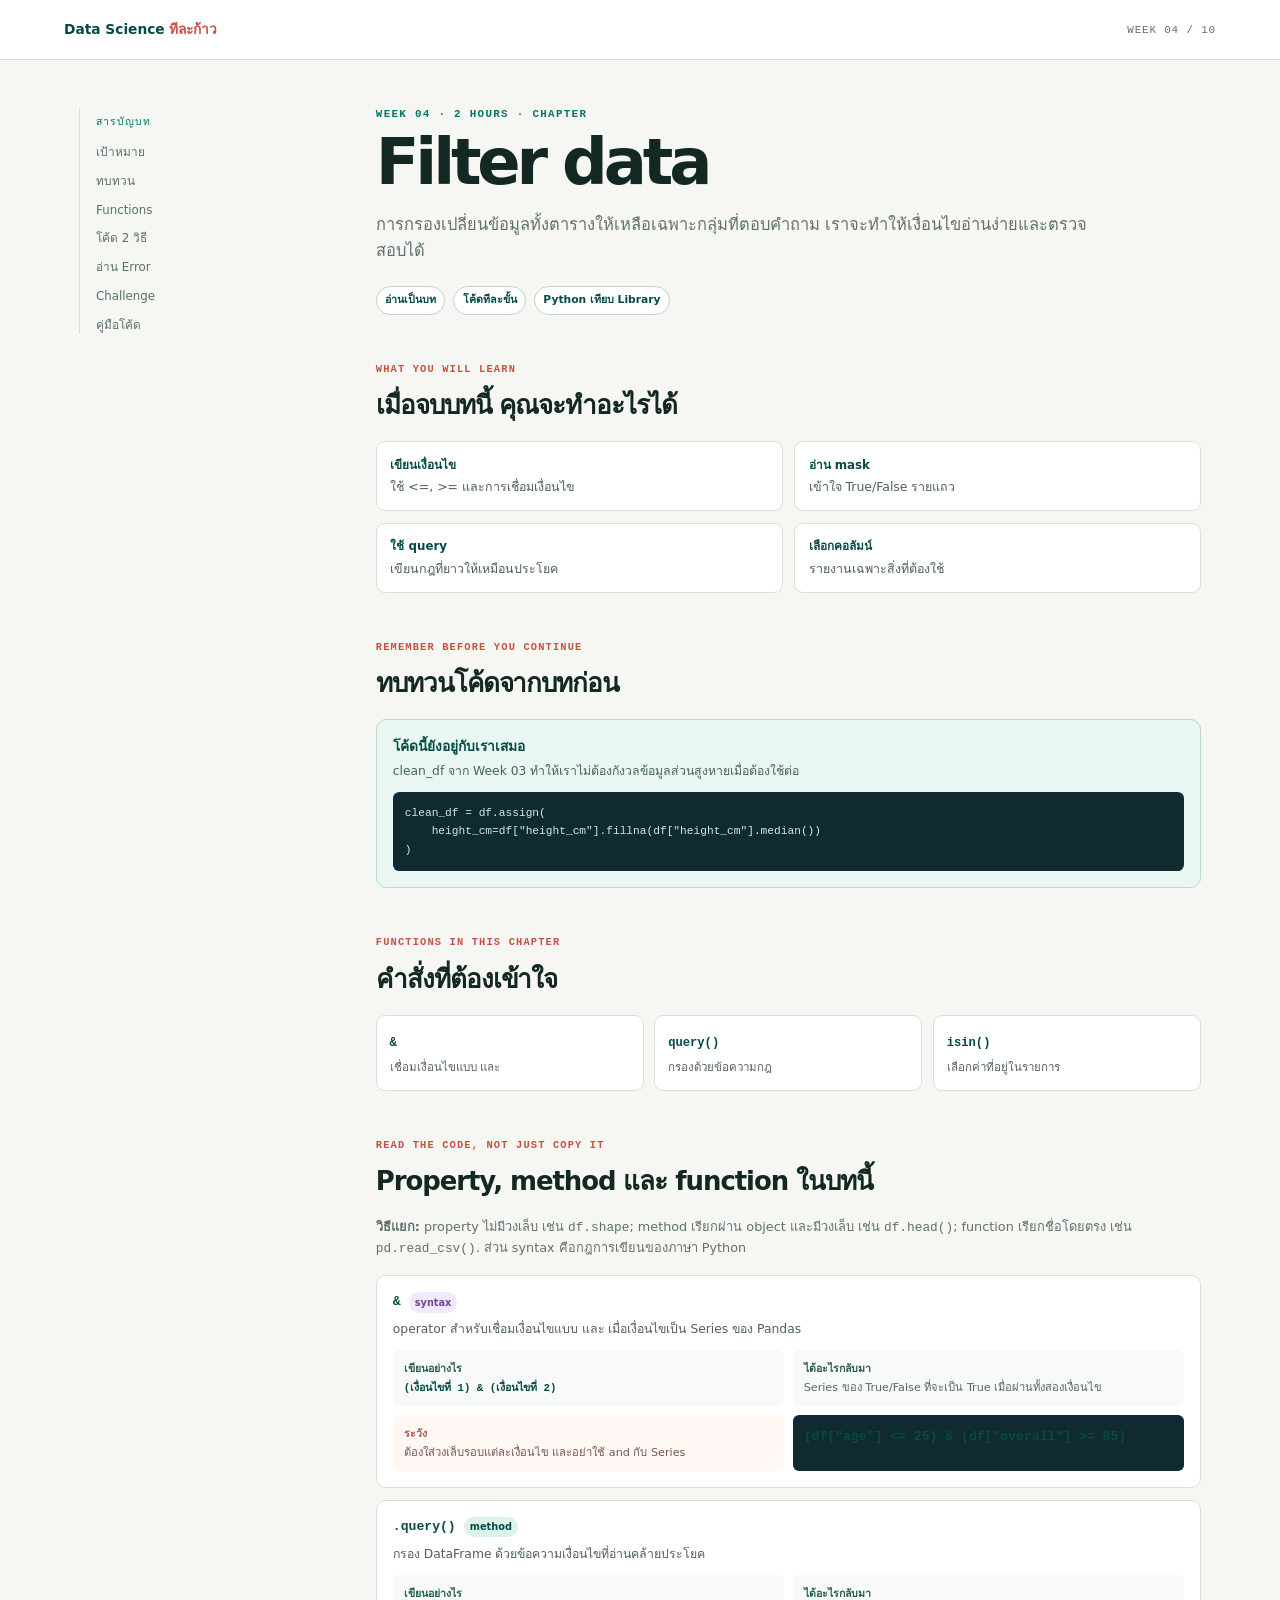
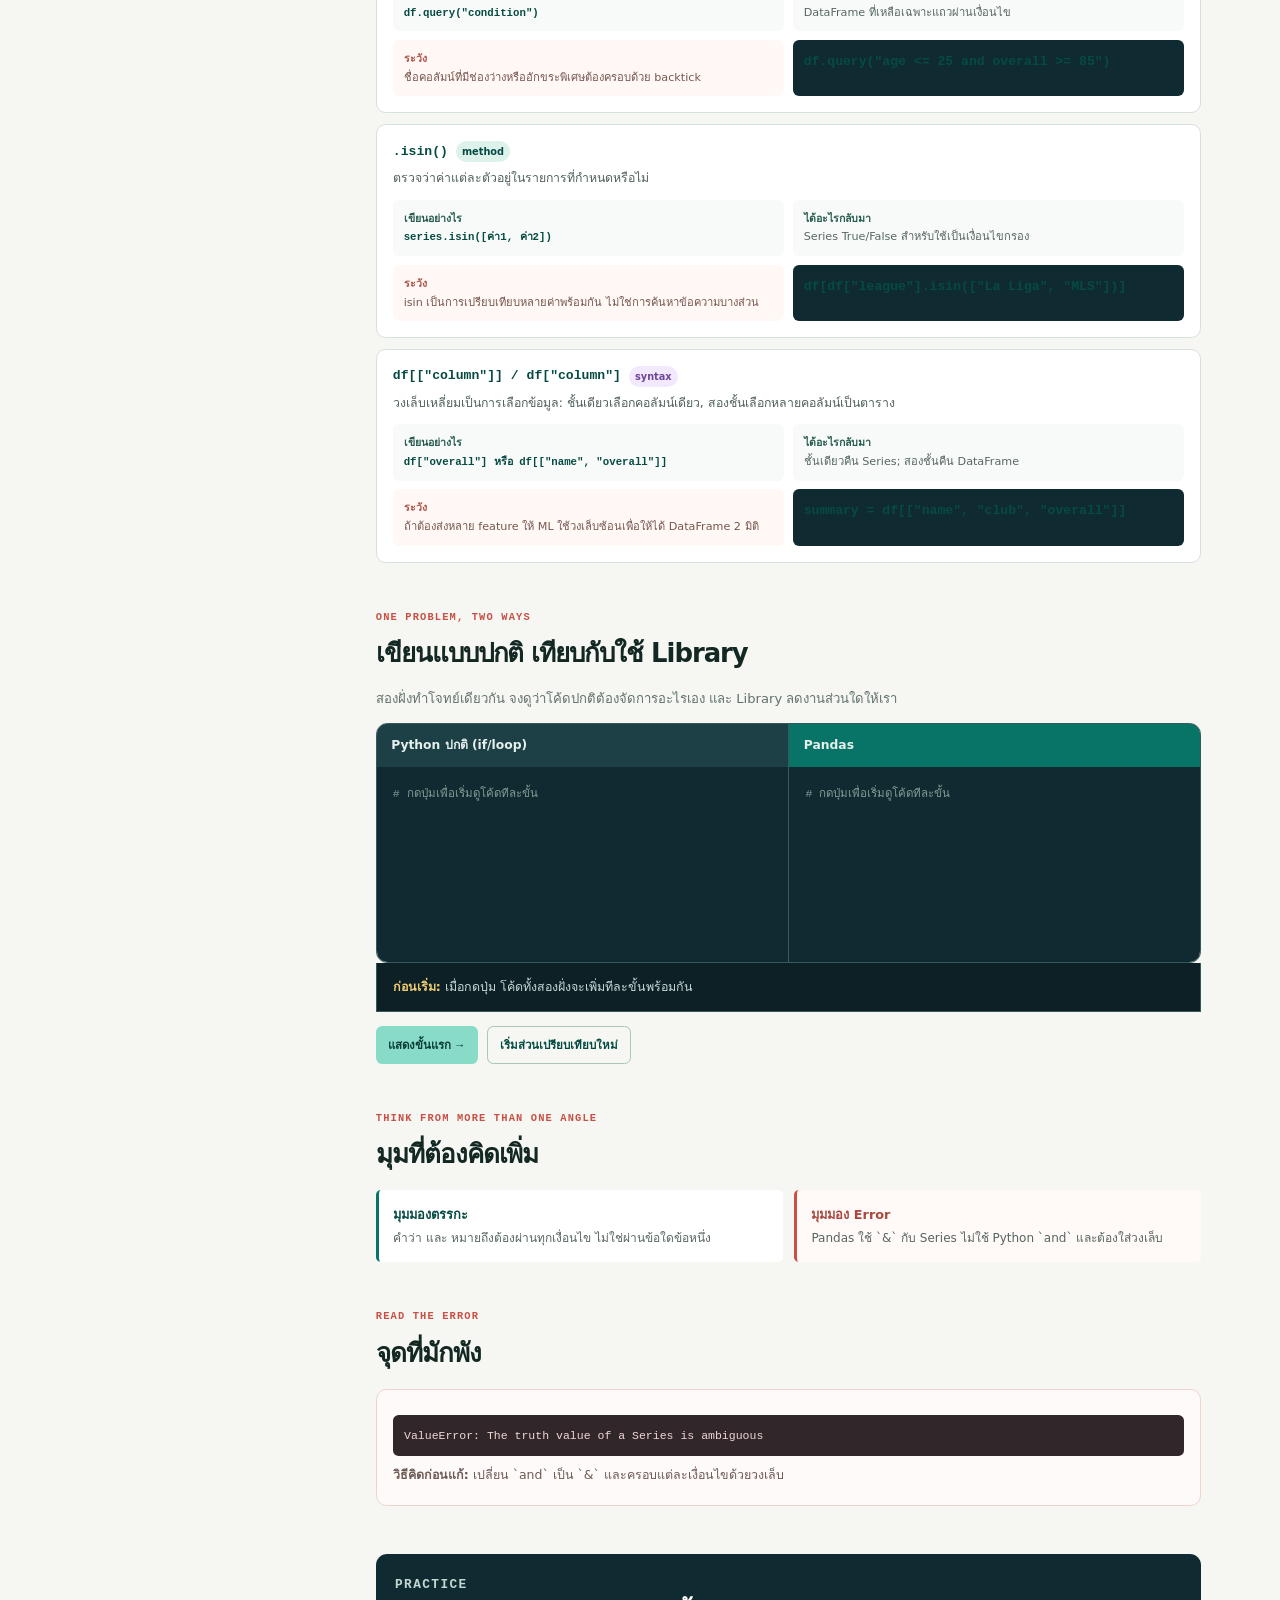
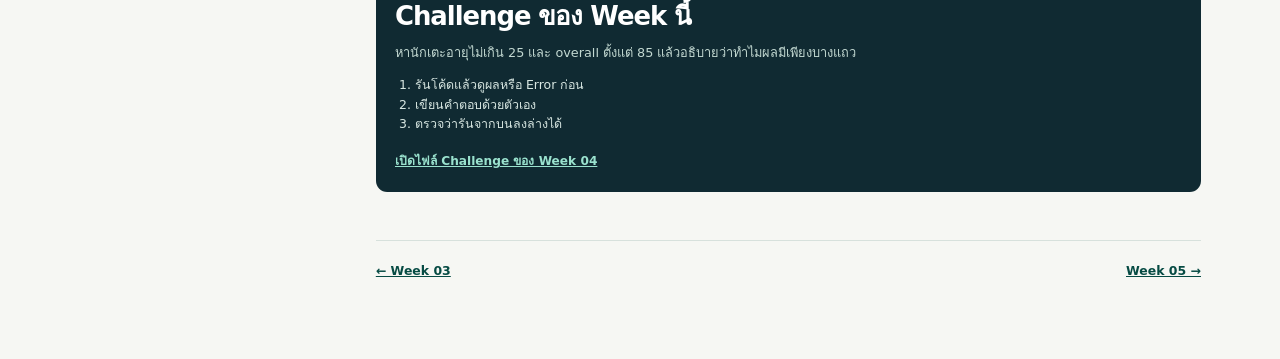
<file: teaching-site/weeks/week-04.html>
<!doctype html><html lang="th"><head><meta charset="utf-8"><meta name="viewport" content="width=device-width,initial-scale=1"><title>Week 04 | Data Science ทีละก้าว</title><link rel="stylesheet" href="../week-book.css"></head><body data-week="4"><header class="book-bar"><a class="book-brand" href="../index.html">Data Science <b>ทีละก้าว</b></a><span class="book-week">WEEK 04 / 10</span></header><div class="book-layout"><aside class="book-toc"><b>สารบัญบท</b><a href="#goals">เป้าหมาย</a><a href="#recap">ทบทวน</a><a href="#functions">Functions</a><a href="#compare">โค้ด 2 วิธี</a><a href="#error">อ่าน Error</a><a href="#challenge">Challenge</a></aside><main id="book"></main></div><script src="../week-book.js"></script></body></html>
</file>
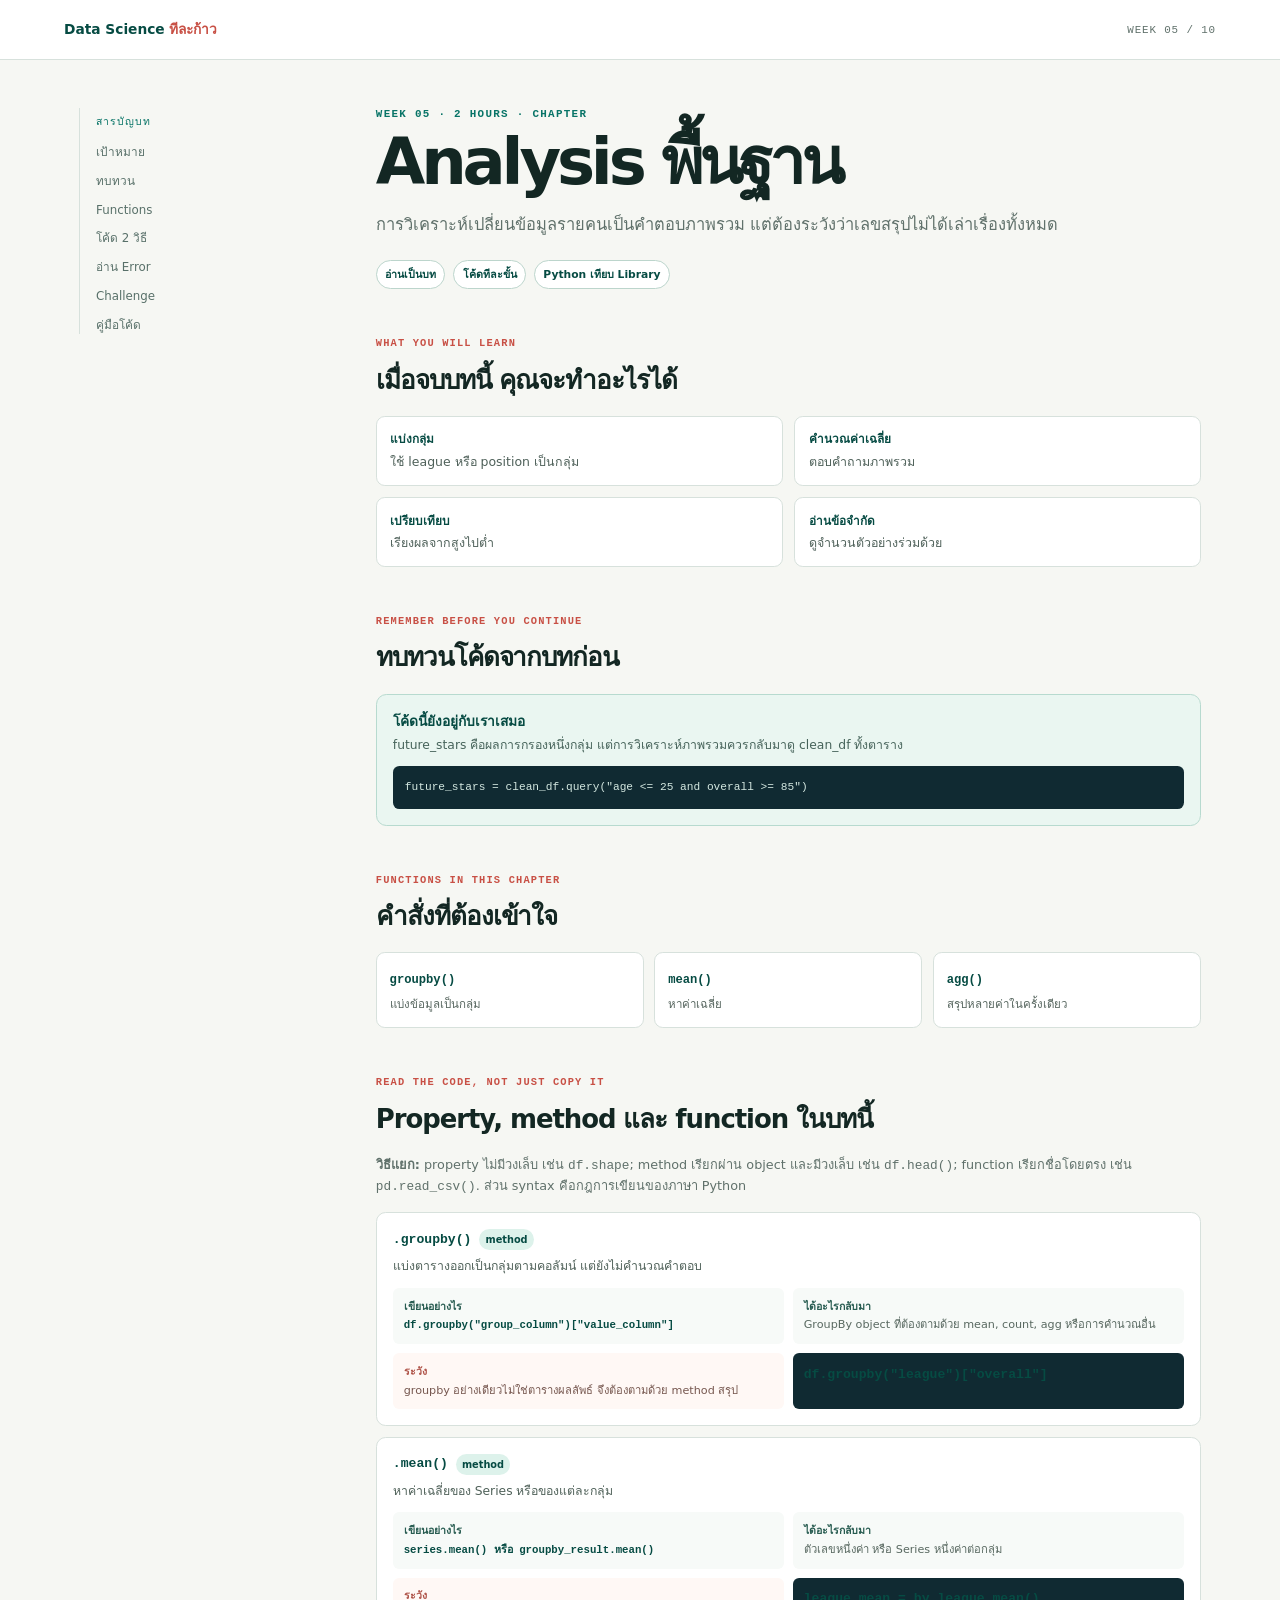
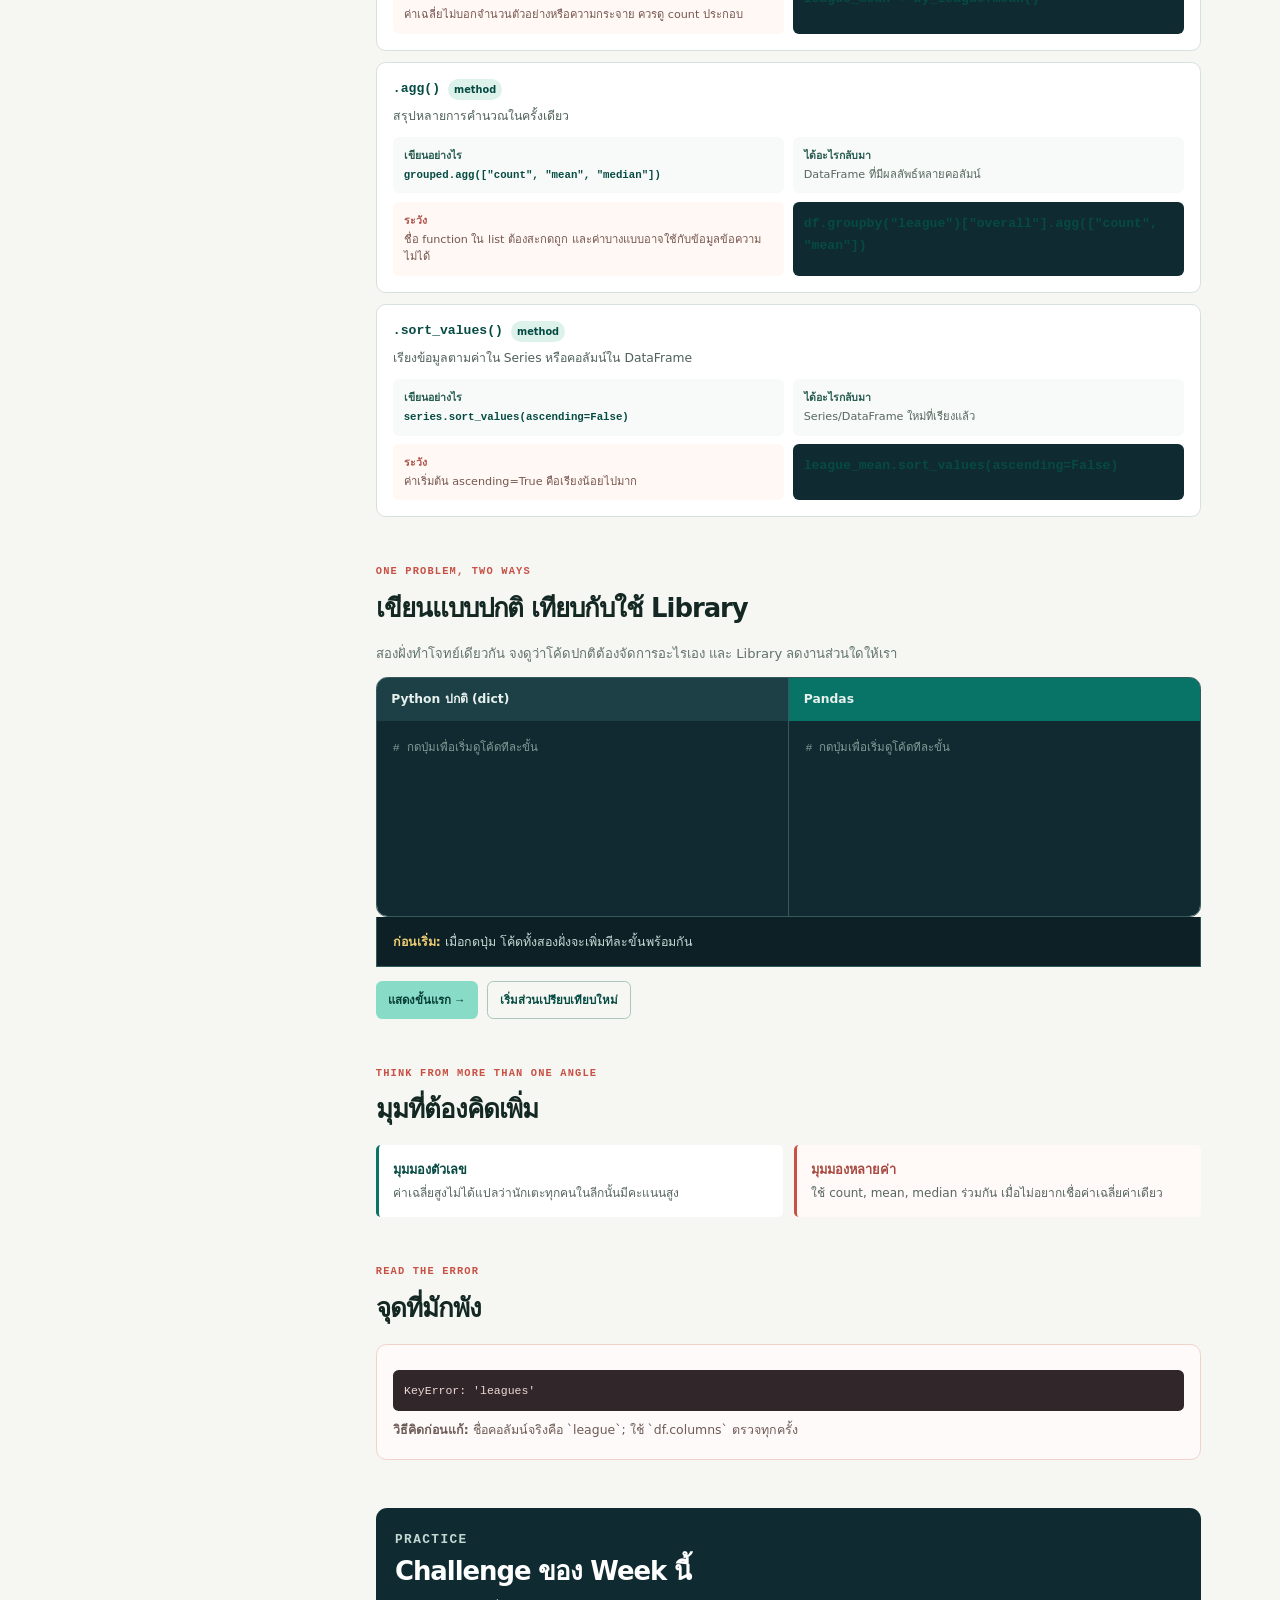
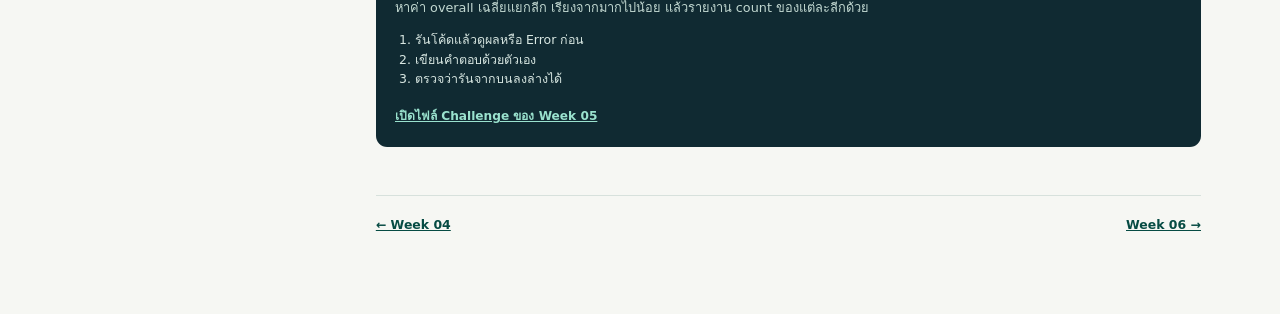
<file: teaching-site/weeks/week-05.html>
<!doctype html><html lang="th"><head><meta charset="utf-8"><meta name="viewport" content="width=device-width,initial-scale=1"><title>Week 05 | Data Science ทีละก้าว</title><link rel="stylesheet" href="../week-book.css"></head><body data-week="5"><header class="book-bar"><a class="book-brand" href="../index.html">Data Science <b>ทีละก้าว</b></a><span class="book-week">WEEK 05 / 10</span></header><div class="book-layout"><aside class="book-toc"><b>สารบัญบท</b><a href="#goals">เป้าหมาย</a><a href="#recap">ทบทวน</a><a href="#functions">Functions</a><a href="#compare">โค้ด 2 วิธี</a><a href="#error">อ่าน Error</a><a href="#challenge">Challenge</a></aside><main id="book"></main></div><script src="../week-book.js"></script></body></html>
</file>
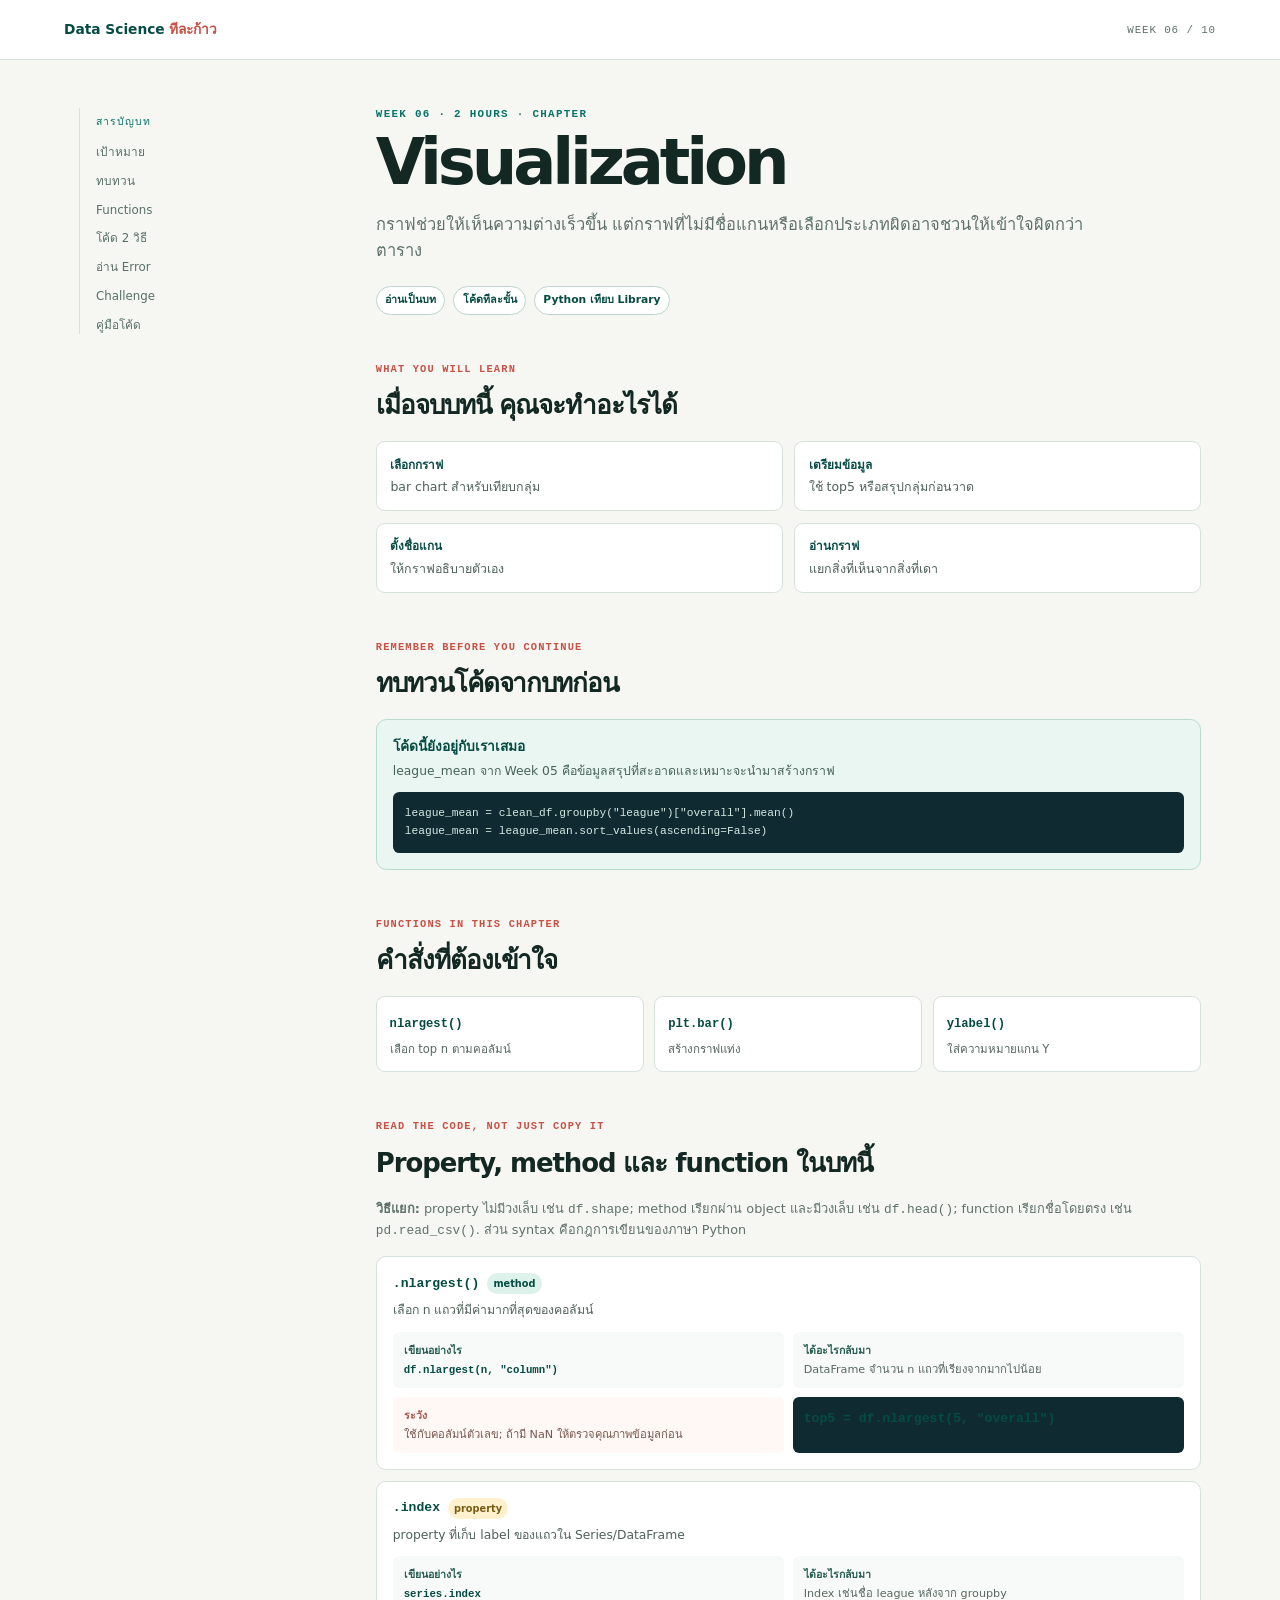
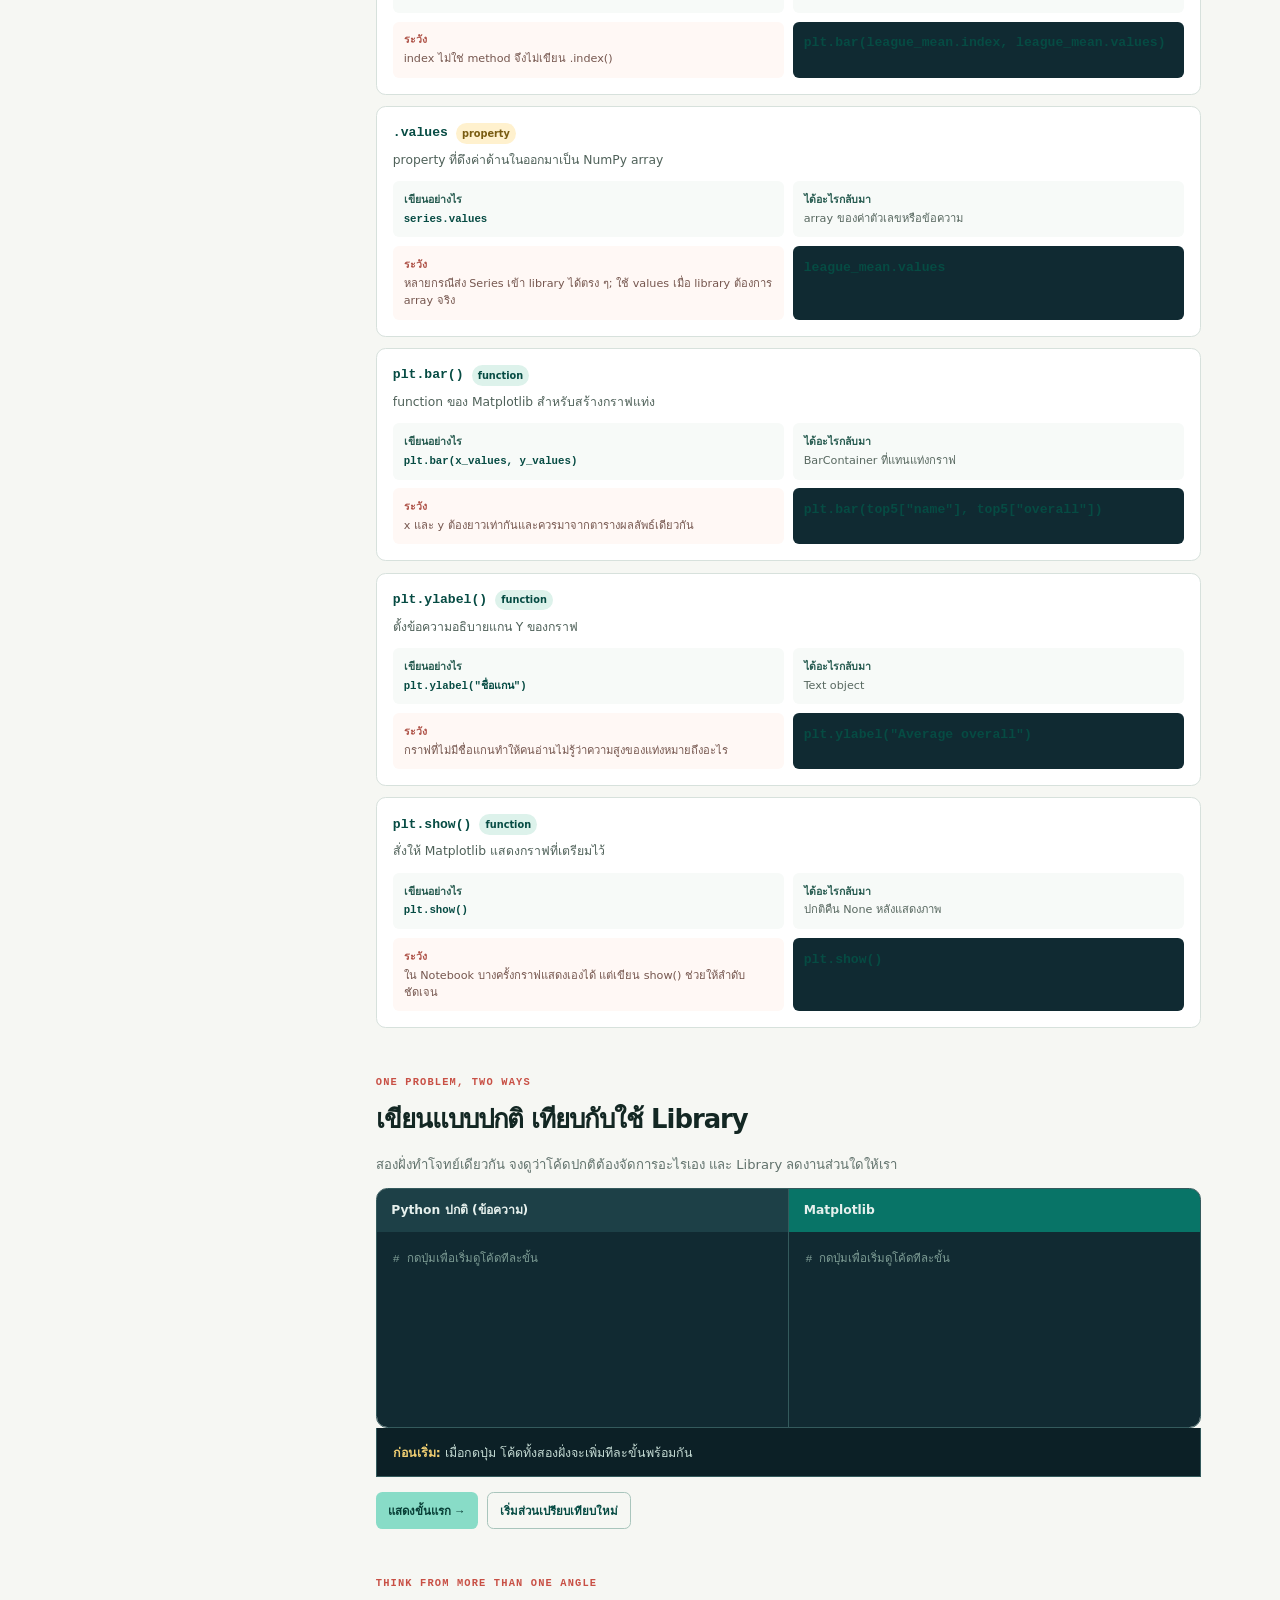
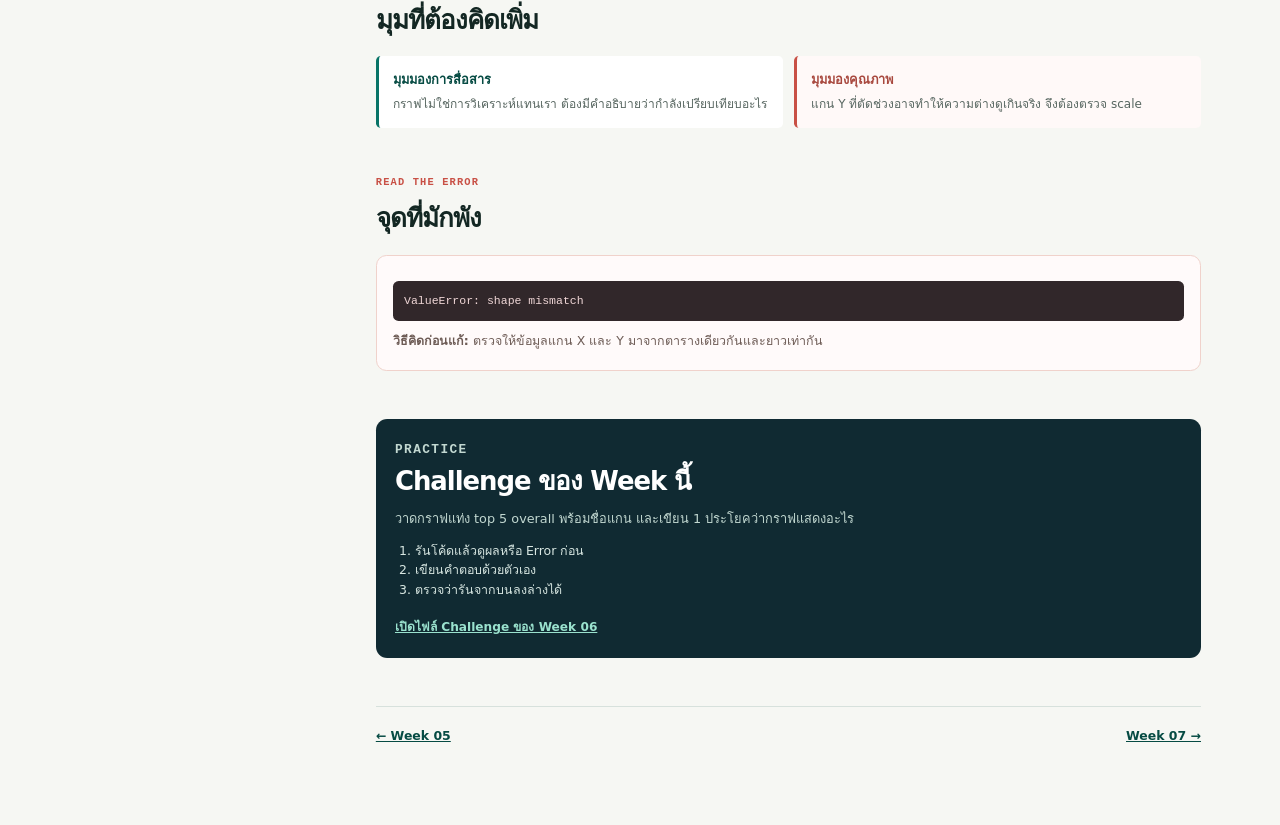
<file: teaching-site/weeks/week-06.html>
<!doctype html><html lang="th"><head><meta charset="utf-8"><meta name="viewport" content="width=device-width,initial-scale=1"><title>Week 06 | Data Science ทีละก้าว</title><link rel="stylesheet" href="../week-book.css"></head><body data-week="6"><header class="book-bar"><a class="book-brand" href="../index.html">Data Science <b>ทีละก้าว</b></a><span class="book-week">WEEK 06 / 10</span></header><div class="book-layout"><aside class="book-toc"><b>สารบัญบท</b><a href="#goals">เป้าหมาย</a><a href="#recap">ทบทวน</a><a href="#functions">Functions</a><a href="#compare">โค้ด 2 วิธี</a><a href="#error">อ่าน Error</a><a href="#challenge">Challenge</a></aside><main id="book"></main></div><script src="../week-book.js"></script></body></html>
</file>
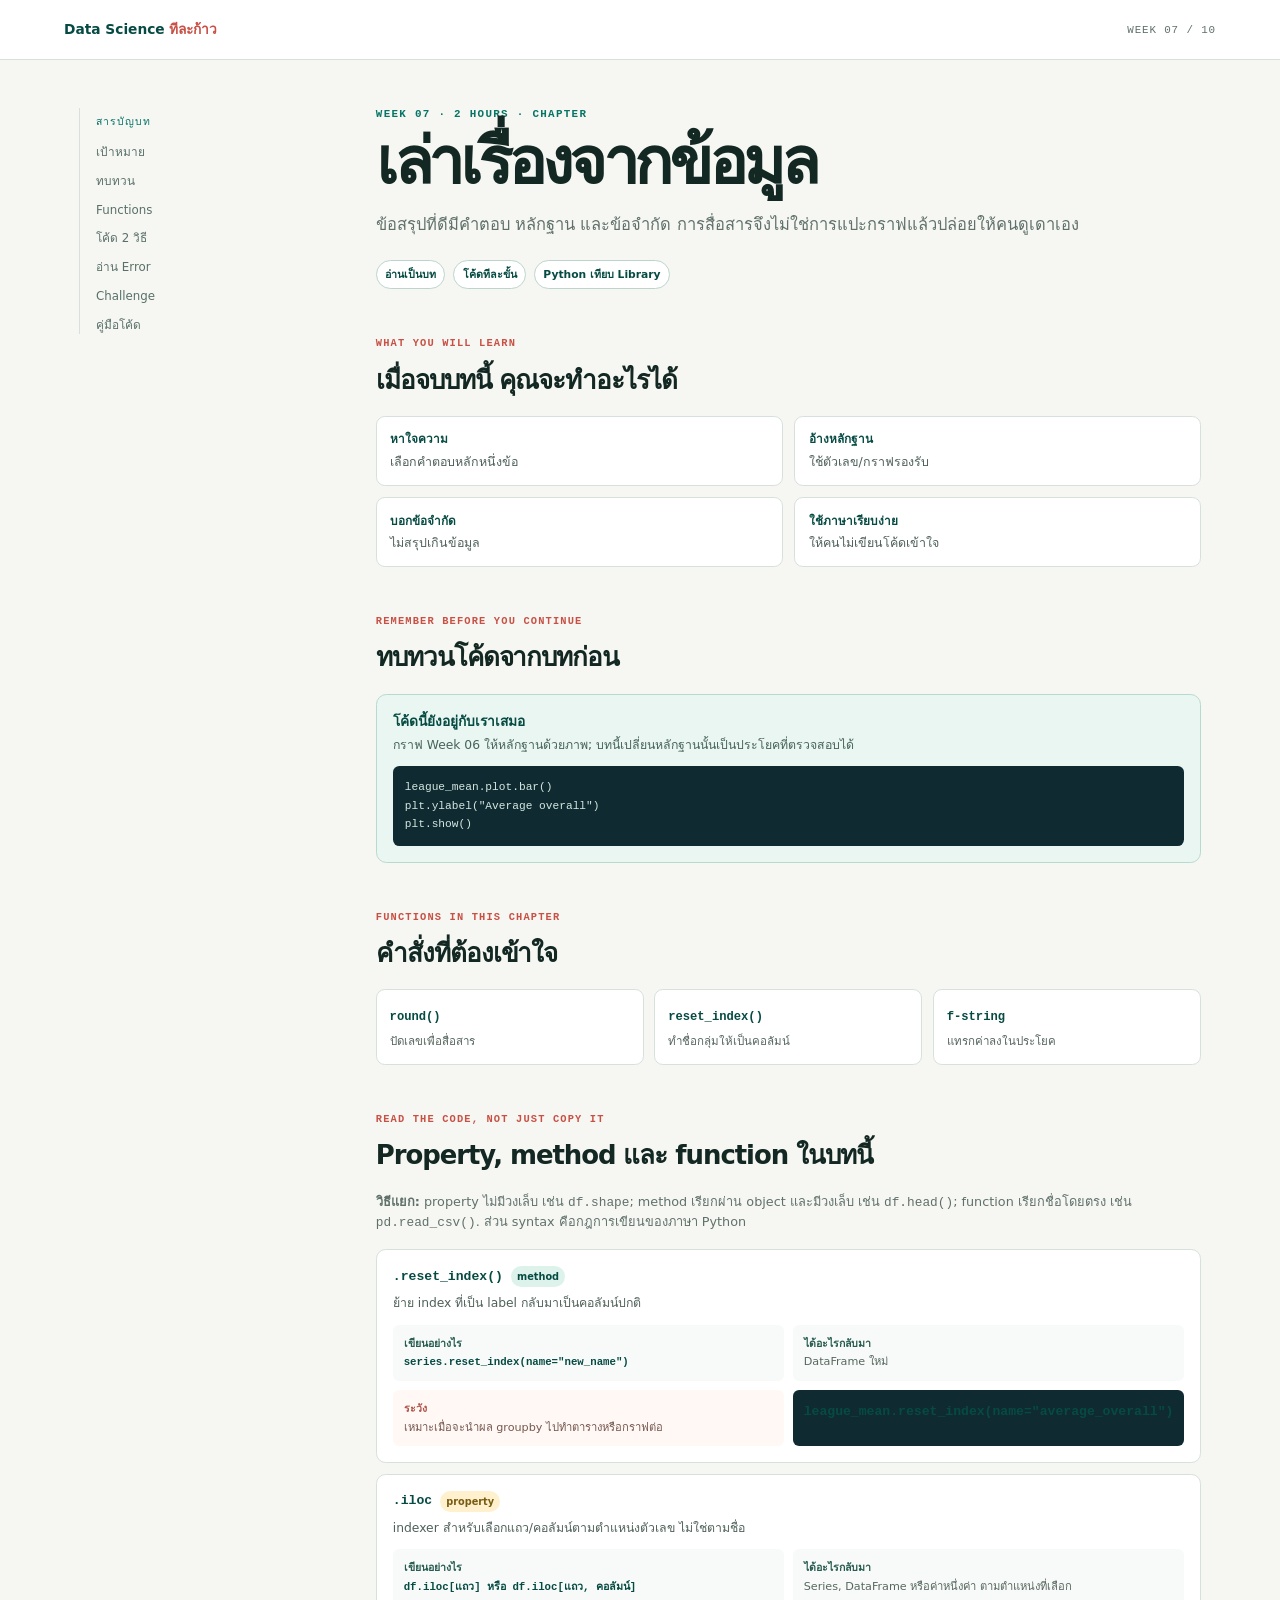
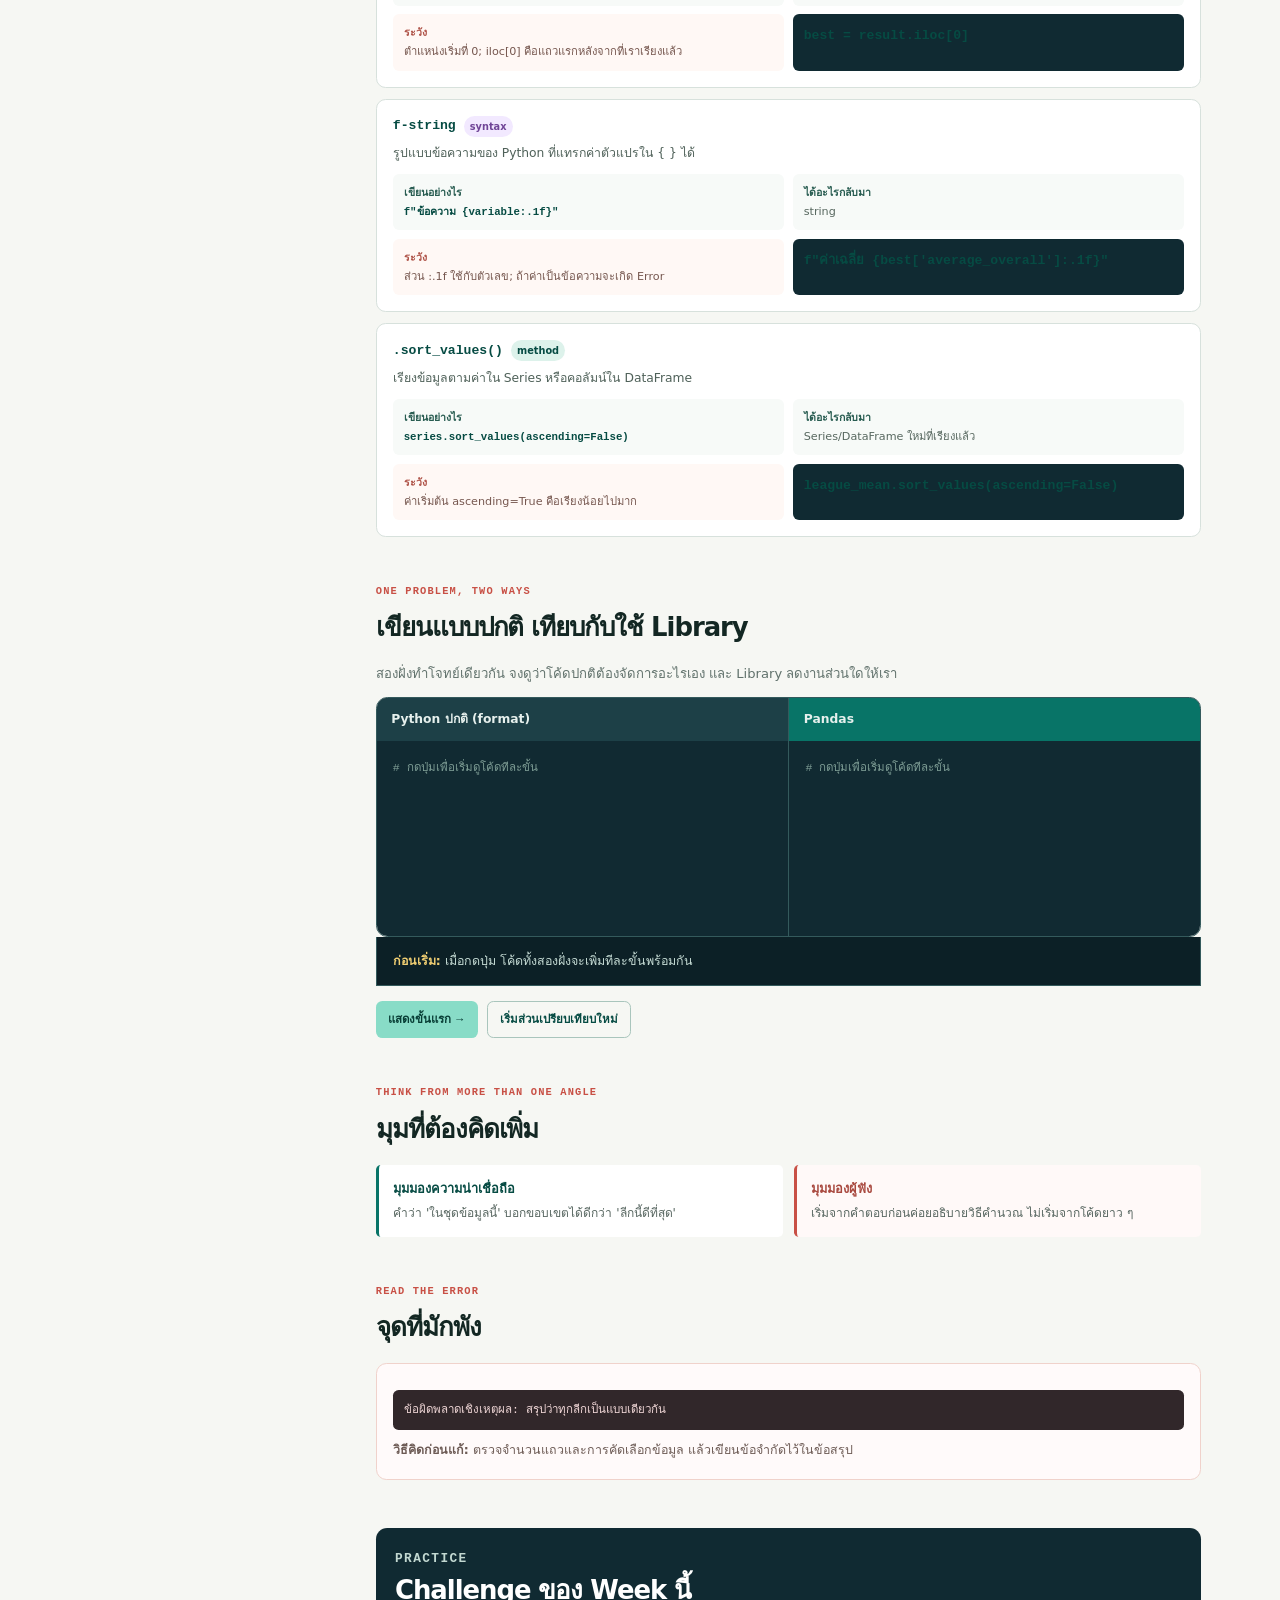
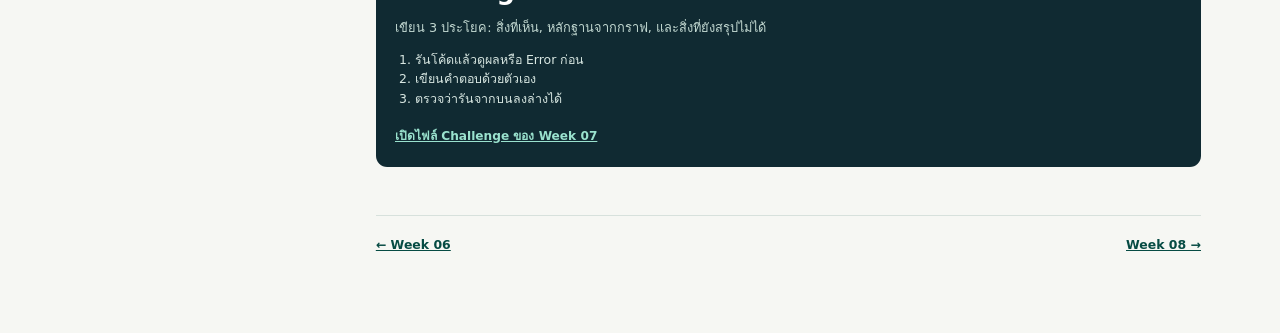
<file: teaching-site/weeks/week-07.html>
<!doctype html><html lang="th"><head><meta charset="utf-8"><meta name="viewport" content="width=device-width,initial-scale=1"><title>Week 07 | Data Science ทีละก้าว</title><link rel="stylesheet" href="../week-book.css"></head><body data-week="7"><header class="book-bar"><a class="book-brand" href="../index.html">Data Science <b>ทีละก้าว</b></a><span class="book-week">WEEK 07 / 10</span></header><div class="book-layout"><aside class="book-toc"><b>สารบัญบท</b><a href="#goals">เป้าหมาย</a><a href="#recap">ทบทวน</a><a href="#functions">Functions</a><a href="#compare">โค้ด 2 วิธี</a><a href="#error">อ่าน Error</a><a href="#challenge">Challenge</a></aside><main id="book"></main></div><script src="../week-book.js"></script></body></html>
</file>
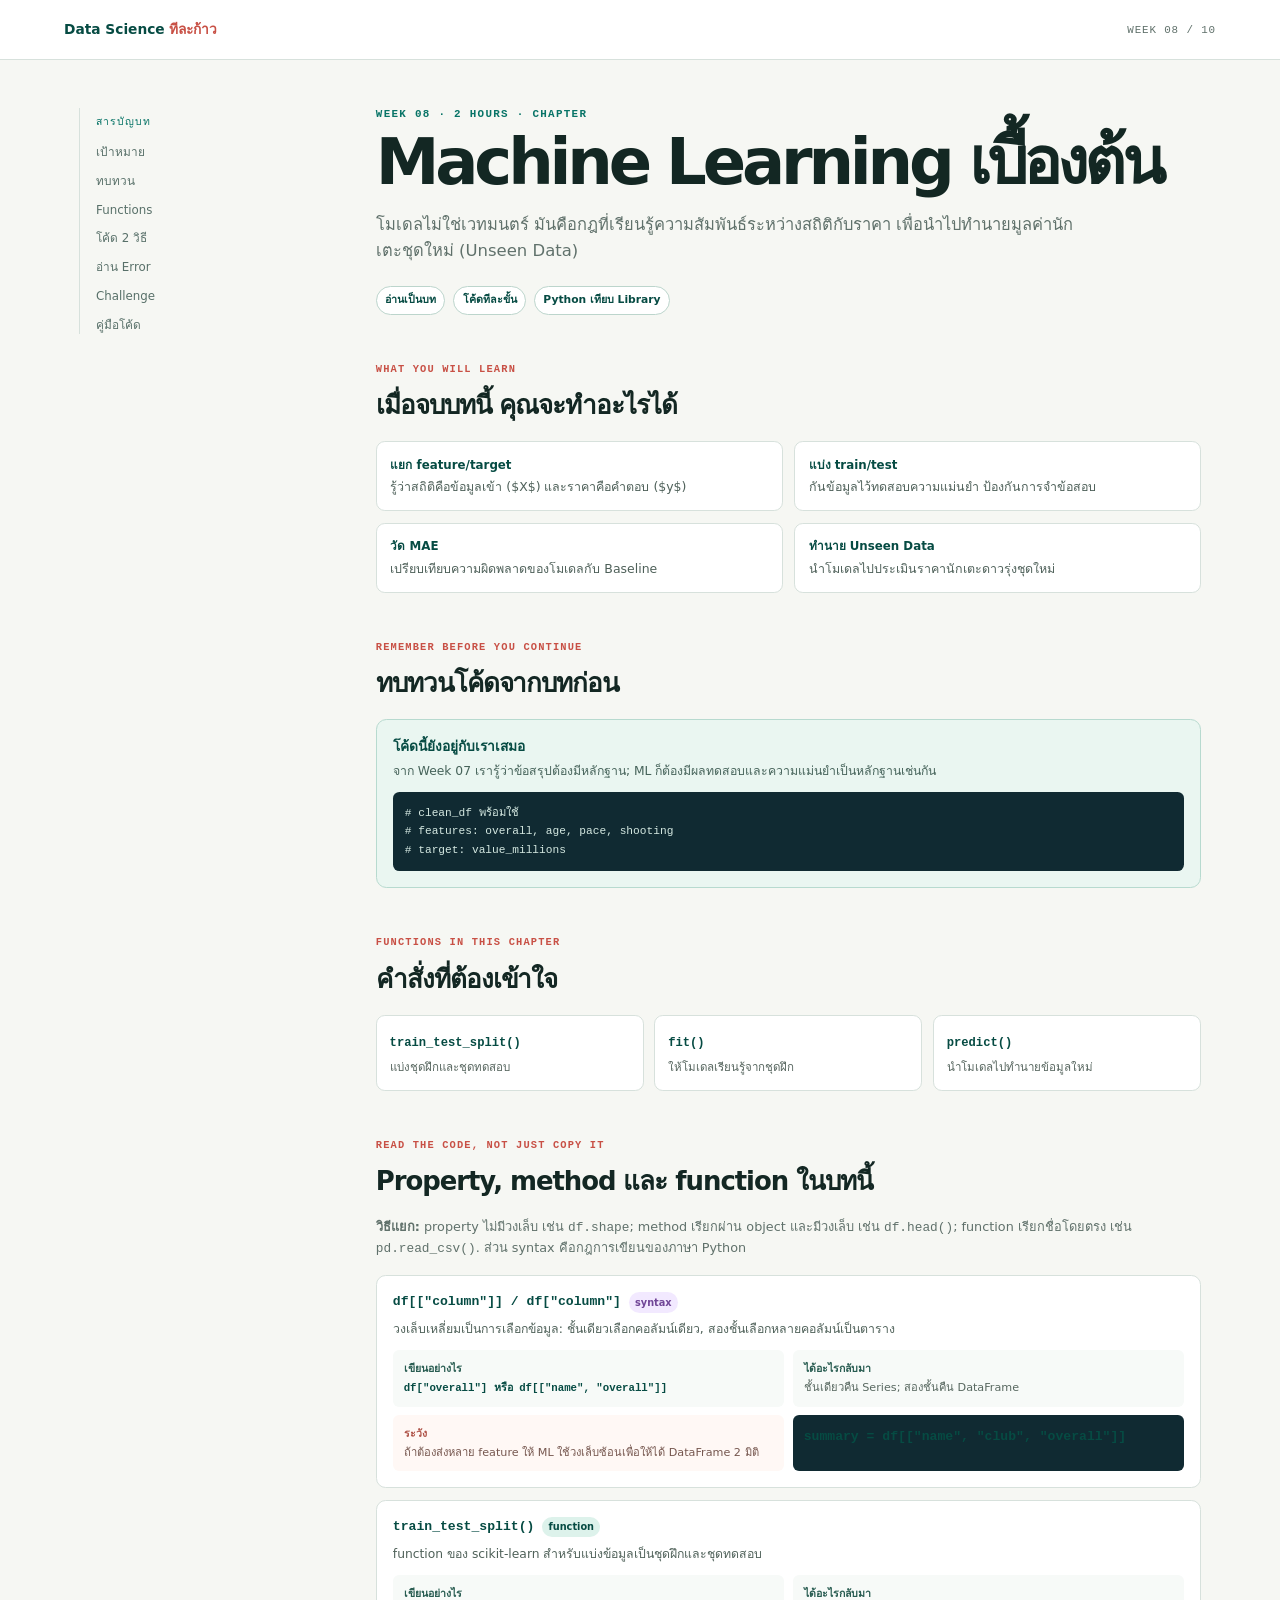
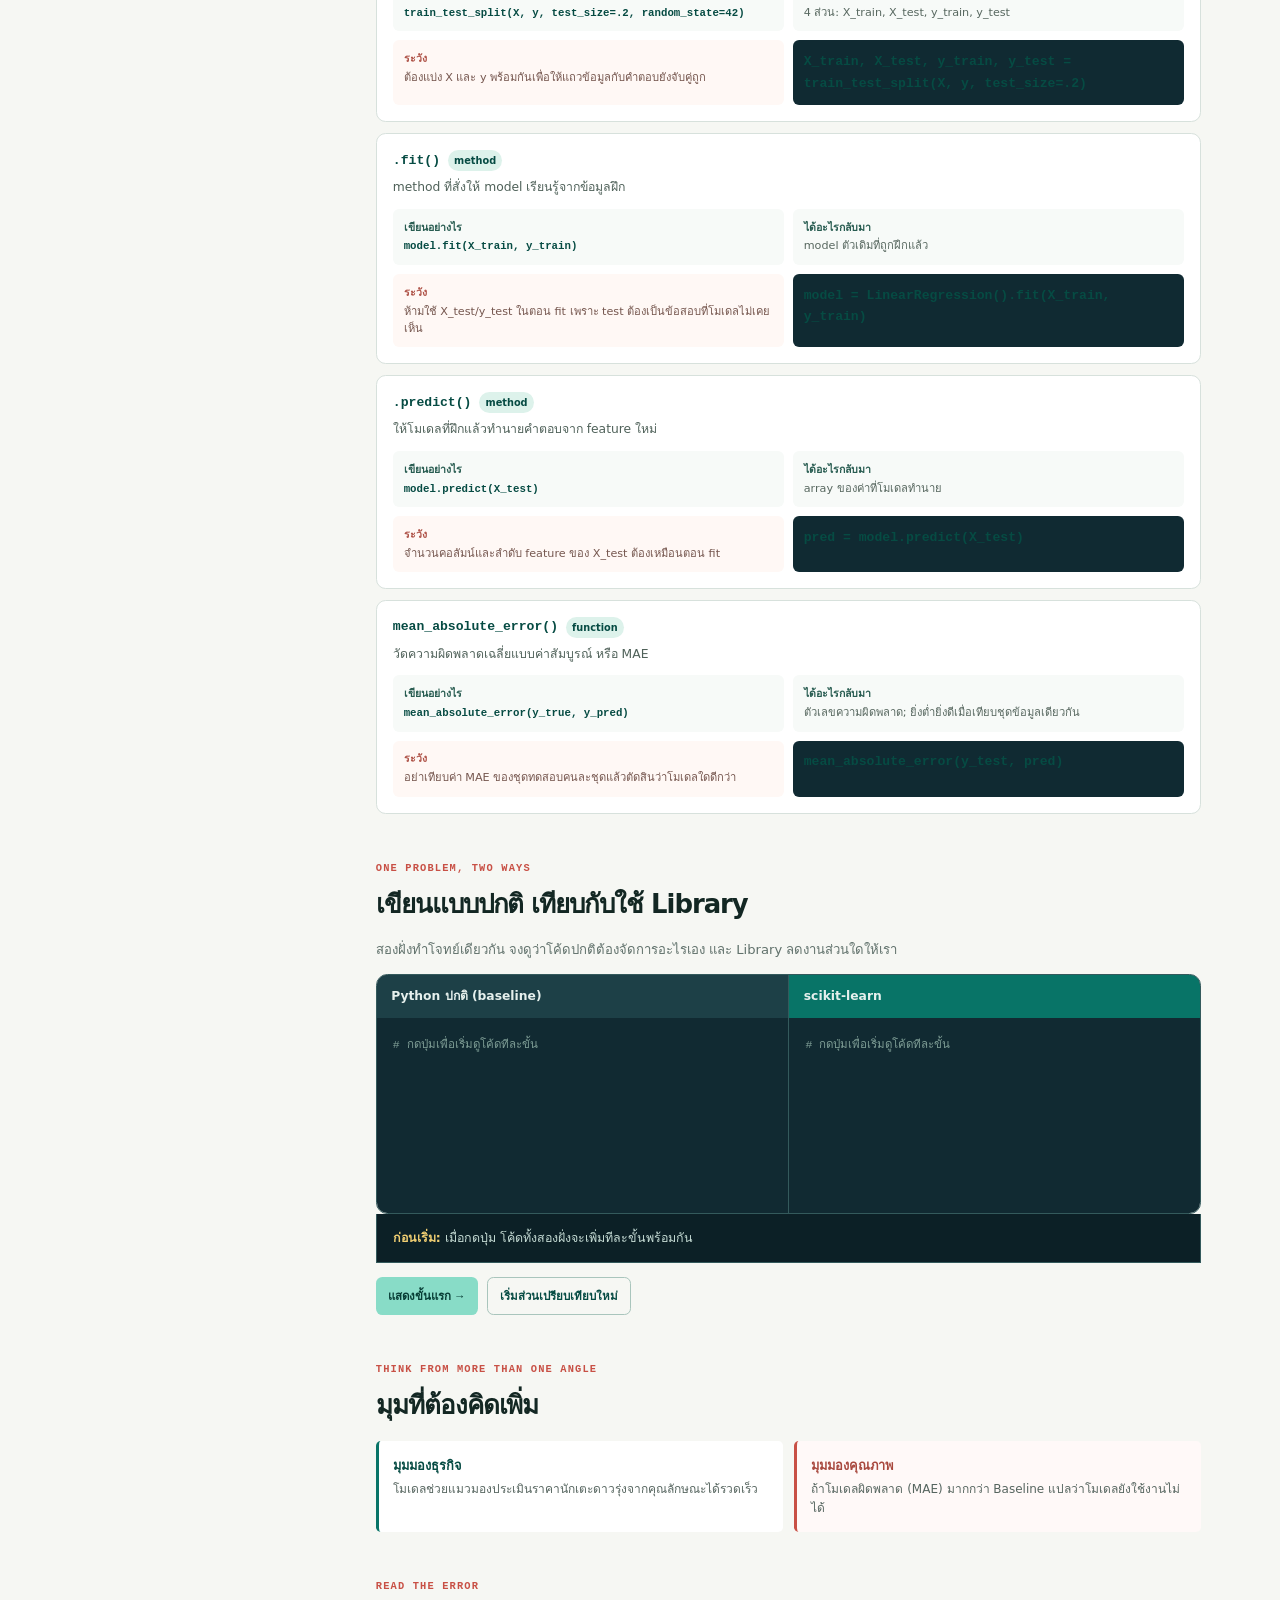
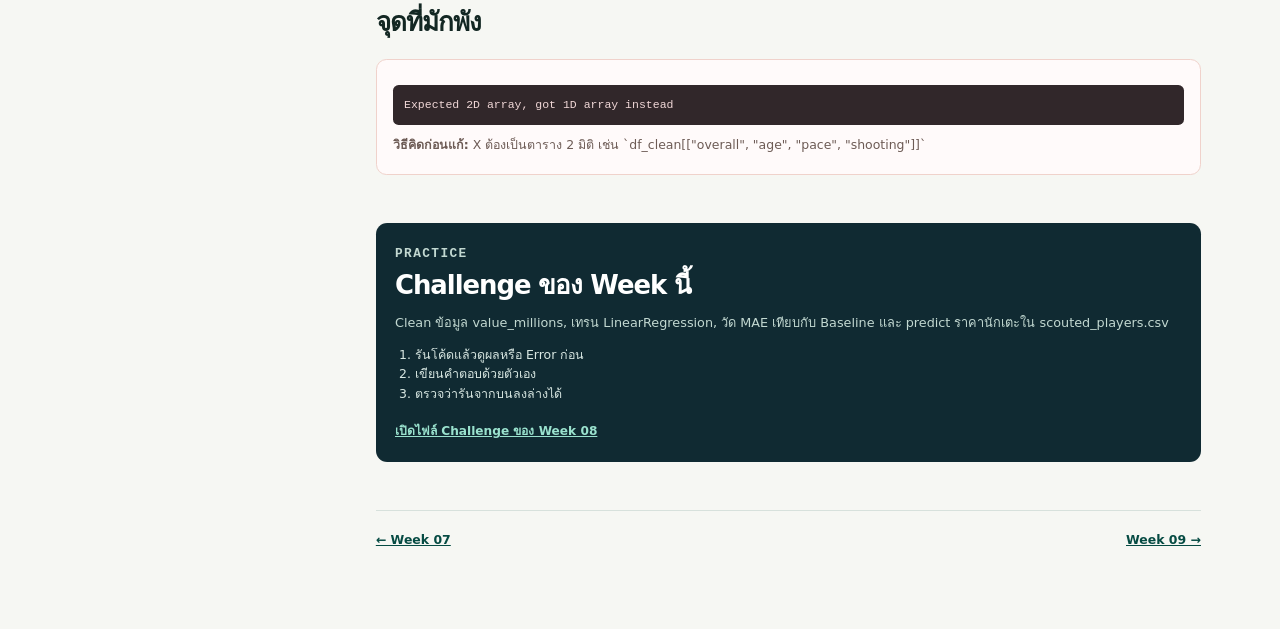
<file: teaching-site/weeks/week-08.html>
<!doctype html><html lang="th"><head><meta charset="utf-8"><meta name="viewport" content="width=device-width,initial-scale=1"><title>Week 08 | Data Science ทีละก้าว</title><link rel="stylesheet" href="../week-book.css"></head><body data-week="8"><header class="book-bar"><a class="book-brand" href="../index.html">Data Science <b>ทีละก้าว</b></a><span class="book-week">WEEK 08 / 10</span></header><div class="book-layout"><aside class="book-toc"><b>สารบัญบท</b><a href="#goals">เป้าหมาย</a><a href="#recap">ทบทวน</a><a href="#functions">Functions</a><a href="#compare">โค้ด 2 วิธี</a><a href="#error">อ่าน Error</a><a href="#challenge">Challenge</a></aside><main id="book"></main></div><script src="../week-book.js"></script></body></html>
</file>
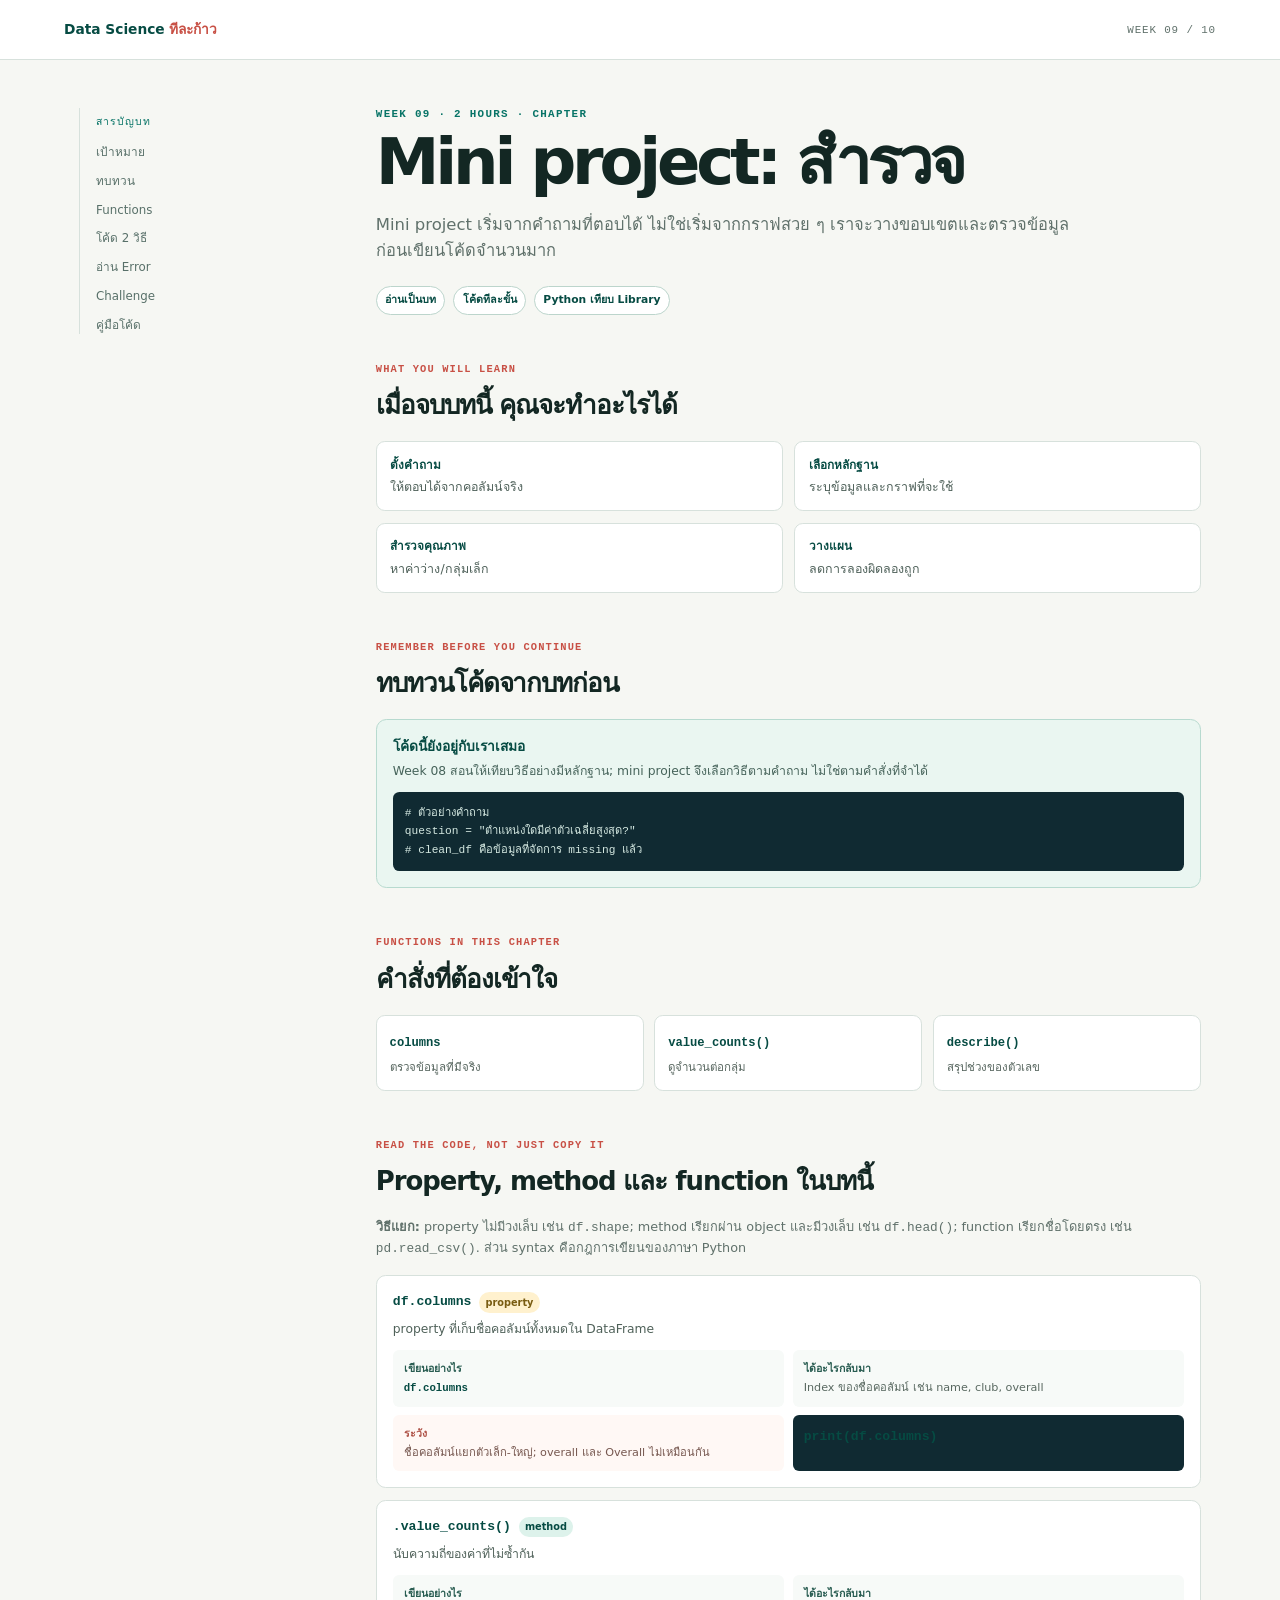
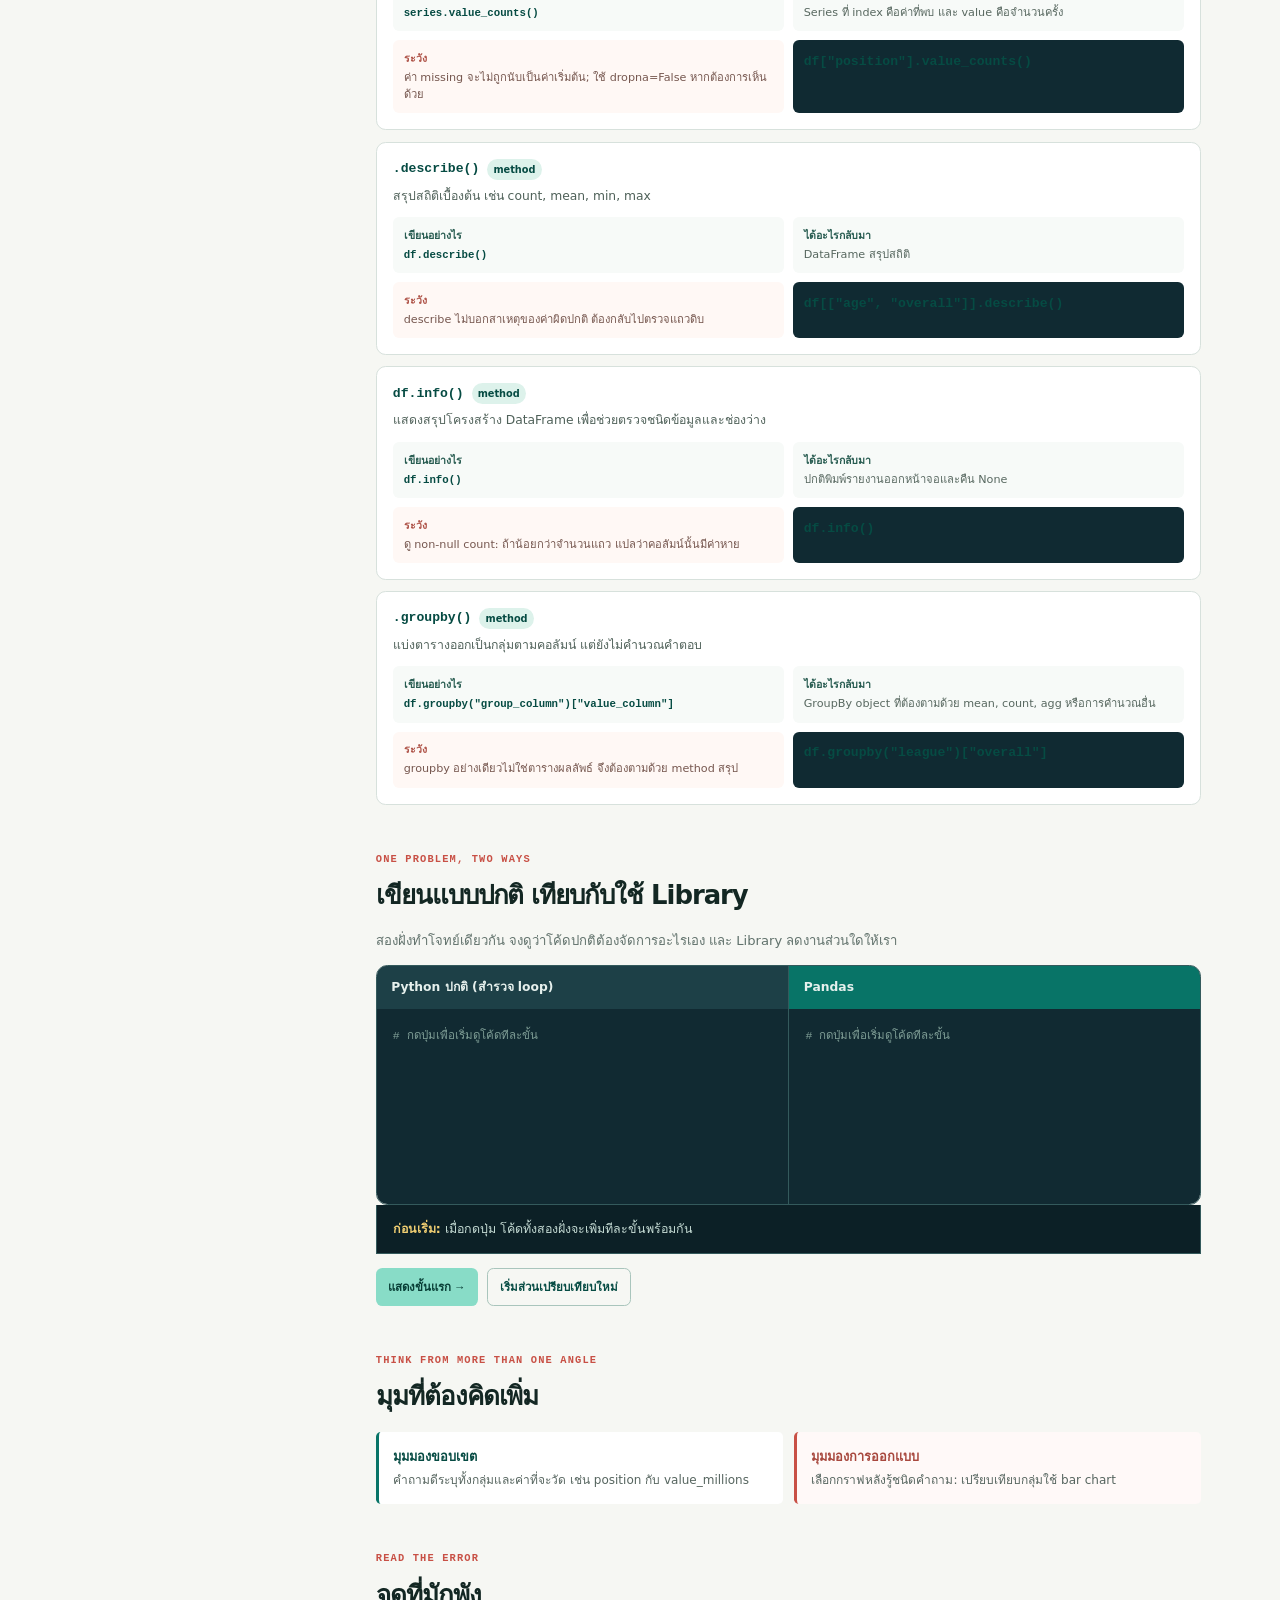
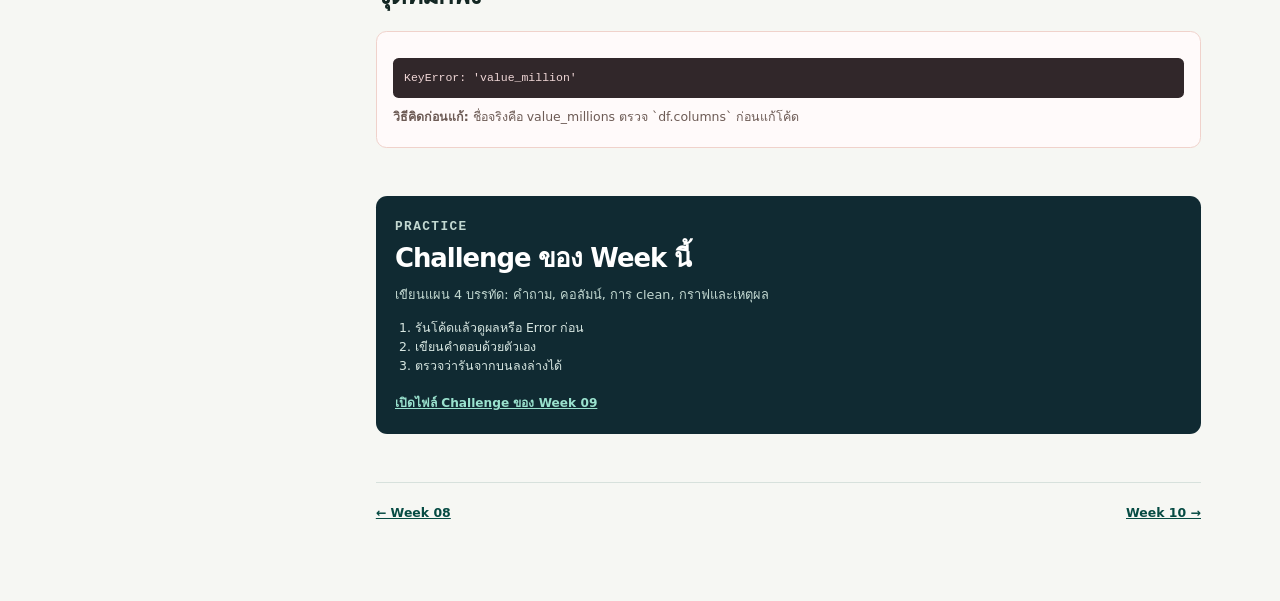
<file: teaching-site/weeks/week-09.html>
<!doctype html><html lang="th"><head><meta charset="utf-8"><meta name="viewport" content="width=device-width,initial-scale=1"><title>Week 09 | Data Science ทีละก้าว</title><link rel="stylesheet" href="../week-book.css"></head><body data-week="9"><header class="book-bar"><a class="book-brand" href="../index.html">Data Science <b>ทีละก้าว</b></a><span class="book-week">WEEK 09 / 10</span></header><div class="book-layout"><aside class="book-toc"><b>สารบัญบท</b><a href="#goals">เป้าหมาย</a><a href="#recap">ทบทวน</a><a href="#functions">Functions</a><a href="#compare">โค้ด 2 วิธี</a><a href="#error">อ่าน Error</a><a href="#challenge">Challenge</a></aside><main id="book"></main></div><script src="../week-book.js"></script></body></html>
</file>
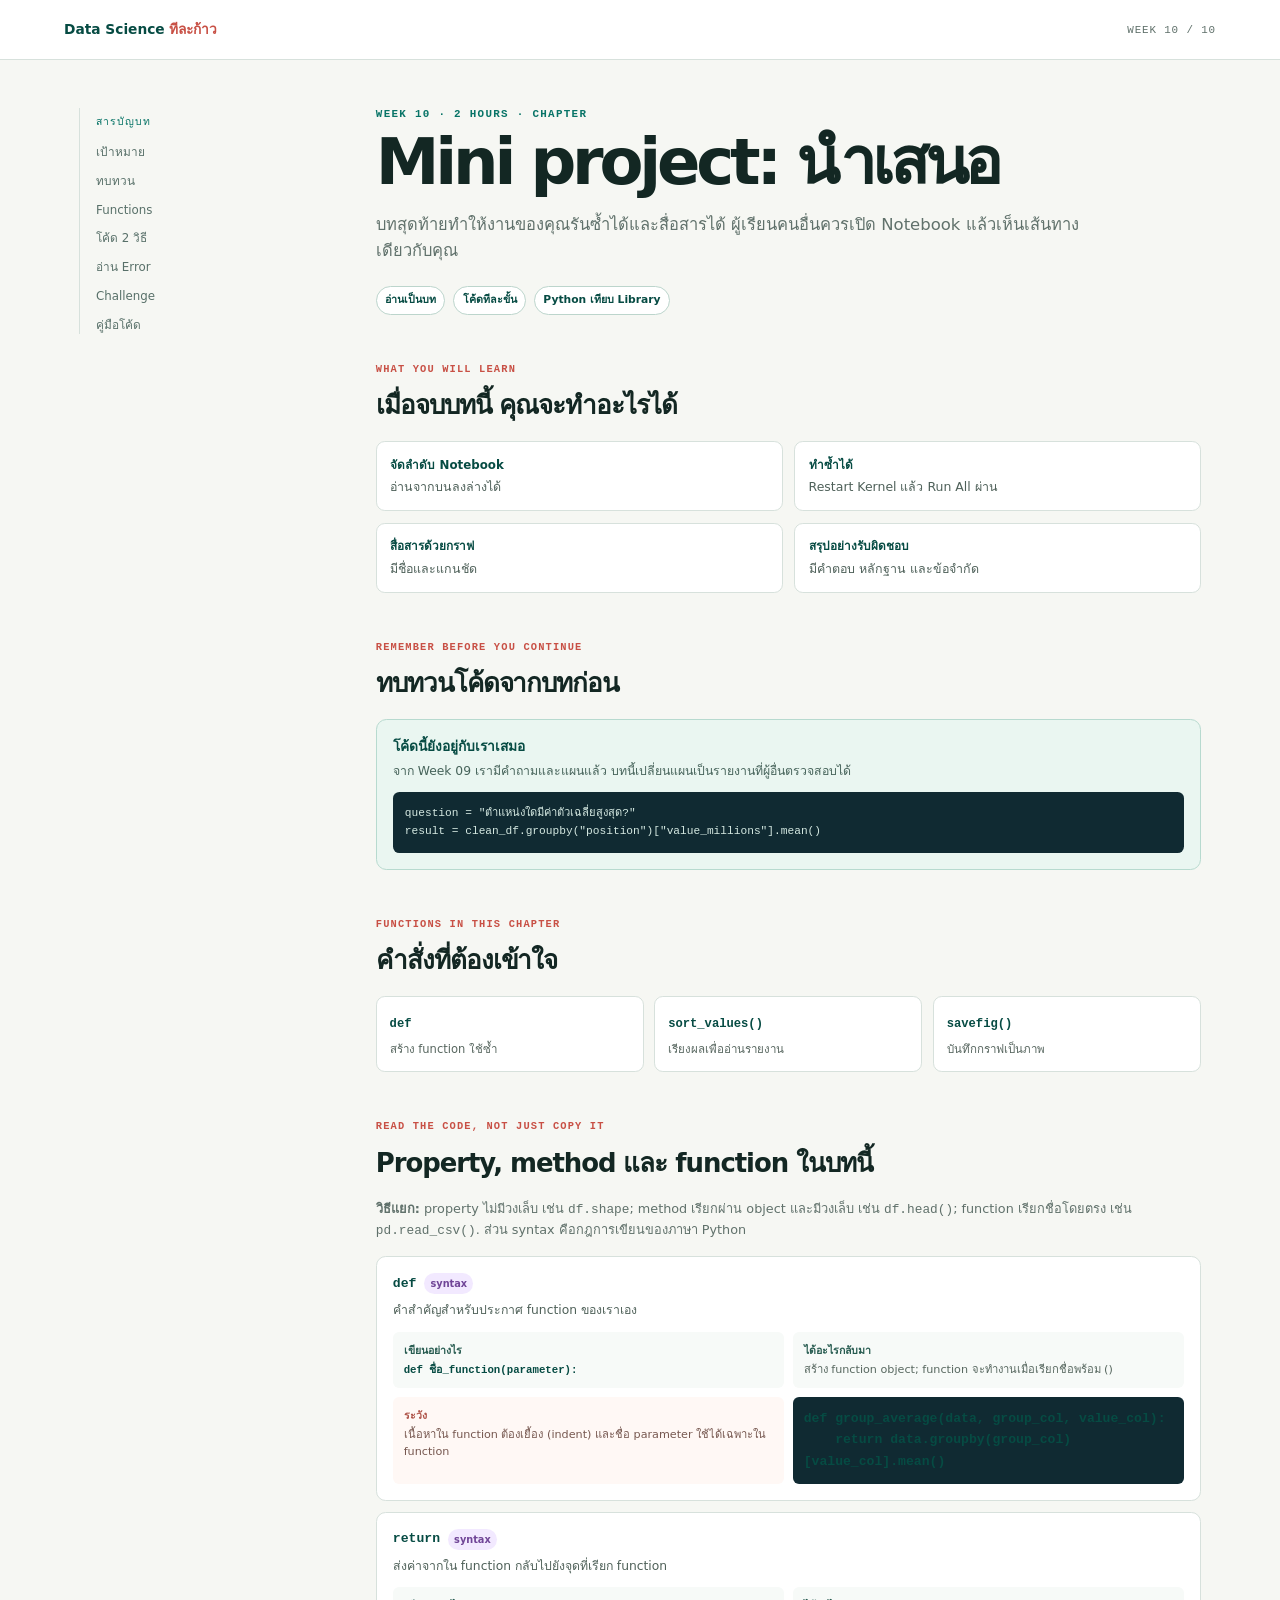
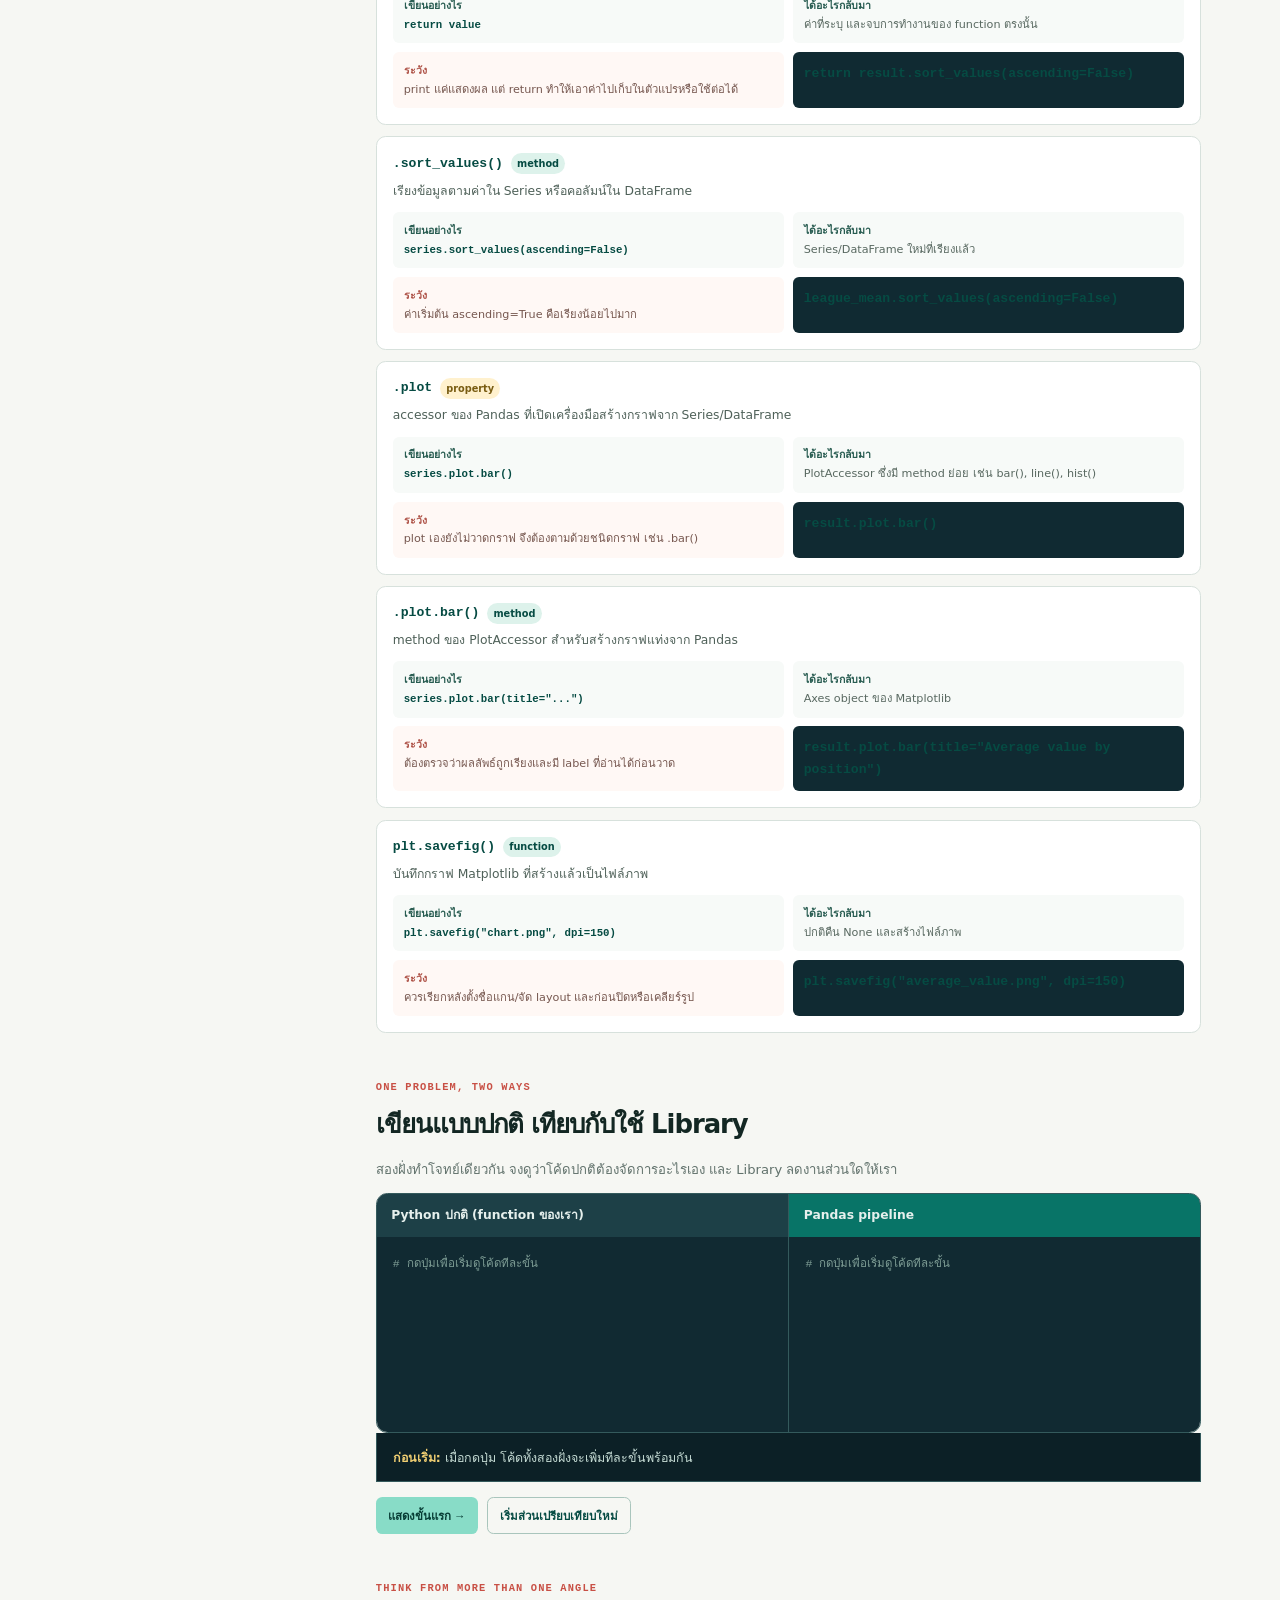
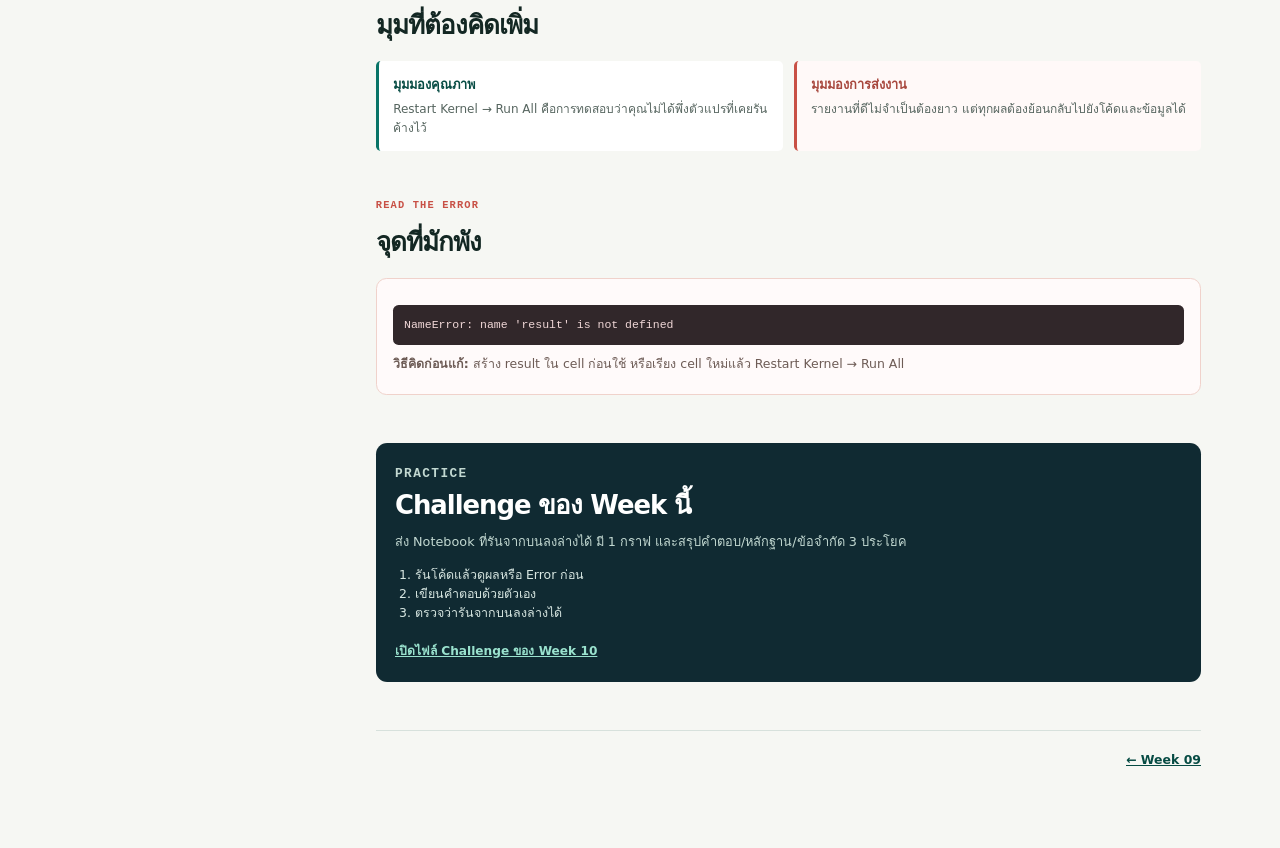
<file: teaching-site/weeks/week-10.html>
<!doctype html><html lang="th"><head><meta charset="utf-8"><meta name="viewport" content="width=device-width,initial-scale=1"><title>Week 10 | Data Science ทีละก้าว</title><link rel="stylesheet" href="../week-book.css"></head><body data-week="10"><header class="book-bar"><a class="book-brand" href="../index.html">Data Science <b>ทีละก้าว</b></a><span class="book-week">WEEK 10 / 10</span></header><div class="book-layout"><aside class="book-toc"><b>สารบัญบท</b><a href="#goals">เป้าหมาย</a><a href="#recap">ทบทวน</a><a href="#functions">Functions</a><a href="#compare">โค้ด 2 วิธี</a><a href="#error">อ่าน Error</a><a href="#challenge">Challenge</a></aside><main id="book"></main></div><script src="../week-book.js"></script></body></html>
</file>
<file: teaching-site/styles.css>
:root {
  --ink: #15221f;
  --muted: #62716c;
  --line: #dce4df;
  --paper: #f7f8f4;
  --white: #ffffff;
  --teal: #0d766b;
  --teal-dark: #07534c;
  --teal-pale: #dff3ed;
  --coral: #d9584d;
  --coral-pale: #fff0ed;
  --yellow: #f1c94f;
  --navy: #142b36;
  --shadow: 0 14px 38px rgba(22, 48, 43, .08);
}

* { box-sizing: border-box; }
html { scroll-behavior: smooth; }
body { margin: 0; background: var(--paper); color: var(--ink); font-family: Inter, ui-sans-serif, system-ui, -apple-system, BlinkMacSystemFont, "Segoe UI", sans-serif; line-height: 1.55; }
button, a { font: inherit; }
button { cursor: pointer; }
a { color: inherit; text-decoration: none; }
code, pre { font-family: "SFMono-Regular", Consolas, "Liberation Mono", monospace; }
.skip-link { position: fixed; z-index: 100; left: 1rem; top: -4rem; background: var(--ink); color: #fff; padding: .6rem .9rem; border-radius: .4rem; }
.skip-link:focus { top: 1rem; }

.topbar { height: 66px; background: rgba(255,255,255,.93); display: flex; align-items: center; justify-content: space-between; padding: 0 4.2vw; border-bottom: 1px solid var(--line); position: sticky; top: 0; z-index: 10; backdrop-filter: blur(10px); }
.brand { display: flex; align-items: center; gap: .75rem; font-size: 1rem; letter-spacing: -.02em; }
.brand b { color: var(--teal); }
.brand-mark { width: 30px; height: 30px; display: grid; place-items: center; border-radius: 9px; background: var(--teal); color: #fff; font: 800 .72rem/1 "SFMono-Regular", monospace; }
.topbar-meta { color: var(--muted); font-size: .83rem; display: flex; gap: .45rem; align-items: center; }
.status-dot { width: 8px; height: 8px; border-radius: 50%; background: #50b48d; }

.layout { display: grid; grid-template-columns: 238px minmax(0, 1fr); max-width: 1510px; margin: auto; }
.sidebar { padding: 2.6rem 1.35rem 2rem 3vw; border-right: 1px solid var(--line); min-height: calc(100vh - 66px); }
.eyebrow { color: var(--muted); font-weight: 800; font-size: .67rem; letter-spacing: .125em; text-transform: uppercase; margin: 0 0 .55rem; }
.eyebrow.teal { color: var(--teal); }
.eyebrow.coral { color: var(--coral); }
.eyebrow.light { color: #b7d7d0; }
#week-nav { display: grid; gap: .15rem; }
.nav-week { width: 100%; border: 0; background: transparent; text-align: left; color: #53615c; font-size: .82rem; padding: .48rem .55rem; border-radius: .45rem; transition: .18s; }
.nav-week:hover, .nav-week:focus { color: var(--teal-dark); background: var(--teal-pale); outline: none; }
.nav-week small { color: #92a099; display: block; font-size: .68rem; overflow: hidden; text-overflow: ellipsis; white-space: nowrap; }
.sidebar-note { border-top: 1px solid var(--line); margin-top: 1.4rem; padding-top: 1.2rem; font-size: .75rem; color: var(--muted); }
.sidebar-note span { color: var(--teal); font-weight: 800; font-size: .7rem; }
.sidebar-note p { margin: .35rem 0; }

main { overflow: hidden; }
.hero { min-height: 500px; padding: clamp(4rem, 8vw, 7.25rem) clamp(2.5rem, 7vw, 8rem) 4.5rem; display: grid; grid-template-columns: 1.15fr .85fr; gap: 4rem; align-items: center; background: linear-gradient(120deg, #f7f8f4 56%, #e7f5f0); }
h1, h2, h3, p { margin-top: 0; }
h1 { font-size: clamp(2.5rem, 4.7vw, 4.8rem); line-height: 1.05; letter-spacing: -.065em; margin-bottom: 1.45rem; max-width: 760px; }
.lede { max-width: 620px; font-size: 1.05rem; color: var(--muted); }
.hero-actions { display: flex; flex-wrap: wrap; gap: .75rem; margin-top: 2rem; }
.button { display: inline-flex; align-items: center; justify-content: center; gap: .75rem; min-height: 44px; padding: .63rem 1rem; border: 1px solid transparent; border-radius: .55rem; font-weight: 750; font-size: .84rem; transition: transform .18s, background .18s, box-shadow .18s; }
.button:hover { transform: translateY(-2px); box-shadow: 0 7px 17px rgba(8, 77, 69, .18); }
.primary { background: var(--teal); color: #fff; }
.primary:hover { background: var(--teal-dark); }
.quiet { border-color: #bbc8c2; color: var(--teal-dark); background: rgba(255,255,255,.5); }
.coral { background: var(--coral); color: #fff; }
.hero-board { position: relative; color: #fff; border-radius: 1.3rem; padding: 1.5rem; background: var(--navy); box-shadow: 0 27px 55px rgba(10, 42, 37, .2); transform: rotate(1.2deg); }
.hero-board::after { content: ""; width: 110px; height: 110px; position: absolute; top: -35px; right: -26px; border: 22px solid var(--yellow); border-radius: 50%; opacity: .92; }
.board-title { color: #a8ccc3; font-size: .72rem; font-weight: 800; letter-spacing: .13em; text-transform: uppercase; }
.data-flow { margin: 2.1rem 0 1.7rem; display: flex; justify-content: space-between; align-items: center; gap: .4rem; position: relative; z-index: 1; }
.data-flow div { width: 92px; display: grid; gap: .35rem; text-align: center; }
.flow-icon { margin: auto; width: 48px; height: 48px; border-radius: .7rem; display: grid; place-items: center; font-weight: 800; font-size: 1.05rem; }
.file { background: #35515d; }.clean { background: #177c73; }.chart { background: #d96e60; }
.data-flow b { font-size: .75rem; line-height: 1.25; }.data-flow small { color: #a8ccc3; font-size: .65rem; }.flow-arrow { color: #72b8aa; }
.board-caption { border-top: 1px solid #375661; padding-top: 1rem; color: #c6dfd9; font-size: .73rem; }

.principles { background: var(--white); display: grid; grid-template-columns: repeat(3,1fr); padding: 0 clamp(2.5rem, 7vw, 8rem); }
.principles article { padding: 2.2rem 1.5rem 2.2rem 0; border-right: 1px solid var(--line); margin-right: 1.5rem; }.principles article:last-child { border: 0; }
.number { color: var(--coral); font: 800 .72rem "SFMono-Regular", monospace; }.principles h2 { font-size: 1.1rem; letter-spacing: -.025em; margin: .5rem 0 .3rem; }.principles p { color: var(--muted); font-size: .82rem; margin: 0; max-width: 260px; }
.toolkit { padding: 3.4rem clamp(2.5rem, 7vw, 8rem); display: grid; grid-template-columns: .72fr 1.28fr; gap: 2.5rem; background: #fbfcfa; border-bottom: 1px solid var(--line); }.toolkit-heading h2 { font-size: 1.5rem; letter-spacing: -.04em; margin: 0 0 .5rem; }.toolkit-heading > p:last-child { margin: 0; color: var(--muted); font-size: .81rem; max-width: 290px; }.tool-list { display: grid; grid-template-columns: repeat(5, 1fr); gap: .6rem; align-items: stretch; }.tool-list article { padding: .85rem .7rem; border: 1px solid var(--line); border-radius: .6rem; background: #fff; }.tool-list b { display: block; color: var(--teal-dark); font-size: .75rem; }.tool-list b small { color: var(--coral); font-size: .57rem; }.tool-list span { display: block; margin-top: .35rem; color: var(--muted); font-size: .66rem; line-height: 1.35; }.tool-list .optional { background: #fffaf0; }

.section { padding: 5.6rem clamp(2.5rem, 7vw, 8rem); }.section-heading { display: flex; justify-content: space-between; gap: 2rem; align-items: end; margin-bottom: 2.2rem; }.section-heading.compact { align-items: start; }.section-heading h2 { font-size: clamp(1.8rem, 3vw, 2.65rem); letter-spacing: -.055em; margin-bottom: 0; }.section-heading > p { color: var(--muted); max-width: 395px; margin-bottom: .2rem; font-size: .9rem; }
.week-grid { display: grid; grid-template-columns: repeat(2, minmax(0,1fr)); border-top: 1px solid var(--line); border-left: 1px solid var(--line); }
.week-card { position: relative; min-height: 188px; padding: 1.3rem 1.35rem; background: var(--white); border-right: 1px solid var(--line); border-bottom: 1px solid var(--line); transition: .2s; }
.week-card:hover { z-index: 1; transform: translateY(-3px); box-shadow: var(--shadow); }.week-card.project { background: #eef8f5; }.week-card .week-no { display: block; color: var(--teal); font: 800 .68rem "SFMono-Regular", monospace; }.week-card h3 { font-size: 1.03rem; letter-spacing: -.025em; margin: .45rem 0 .32rem; }.week-card p { margin: 0; color: var(--muted); font-size: .78rem; max-width: 370px; }.week-card .tag { position: absolute; bottom: 1rem; right: 1rem; color: var(--coral); font-size: .64rem; font-weight: 800; }.week-card.project .tag { color: var(--teal); }.lesson-jump { position: absolute; bottom: .85rem; left: 1.35rem; color: var(--teal); font-size: .67rem; font-weight: 800; }.lesson-jump:hover { text-decoration: underline; }
.lesson-section { background: #f0f8f5; }.lesson-list { display: grid; gap: .75rem; }.lesson-card { overflow: hidden; border: 1px solid #cfe2db; border-radius: .8rem; background: #fff; }.lesson-card.project { border-color: #a9d4c8; }.lesson-summary { width: 100%; display: grid; grid-template-columns: 52px 1fr auto; gap: .8rem; align-items: center; padding: 1rem 1.1rem; text-align: left; color: var(--ink); background: transparent; border: 0; }.lesson-summary:hover { background: #f9fdfb; }.lesson-number { color: var(--teal); font: 800 .74rem "SFMono-Regular", monospace; }.lesson-summary h3 { margin: 0; font-size: 1rem; letter-spacing: -.025em; }.lesson-summary p { margin: .12rem 0 0; color: var(--muted); font-size: .72rem; }.lesson-open { color: var(--teal); font-size: 1.15rem; transition: transform .2s; }.lesson-card.is-open .lesson-open { transform: rotate(45deg); }.lesson-detail { padding: 1.1rem; border-top: 1px solid #dcece6; }.lesson-example { margin: 0 0 1rem; padding: .75rem .85rem; background: #eaf6f1; border-radius: .45rem; color: #3f6057; font-size: .77rem; }.lesson-example b { color: var(--teal-dark); }.lesson-points { display: grid; grid-template-columns: repeat(2, minmax(0, 1fr)); gap: .65rem; }.lesson-point { padding: .8rem; border: 1px solid #dfebe6; border-radius: .45rem; background: #fff; }.lesson-point h4 { margin: 0 0 .28rem; color: var(--teal-dark); font-size: .75rem; }.lesson-point h4 span { color: var(--coral); font-family: "SFMono-Regular", monospace; }.lesson-point p { margin: 0; color: #586660; font-size: .75rem; line-height: 1.5; }.lesson-point.without { border-color: #f0d8d2; background: #fffaf8; }.lesson-point.without h4 { color: #b04d43; }.lesson-term { grid-column: 1 / -1; padding: .7rem .8rem; border-left: 3px solid var(--yellow); background: #fff9e6; color: #665d44; font-size: .74rem; }.lesson-term b { color: #4d492d; }
.function-section { margin-top: 1rem; padding-top: 1rem; border-top: 1px solid #dcece6; }.function-section > h4, .code-teacher-title { margin: 0 0 .65rem; color: var(--teal-dark); font-size: .86rem; }.function-section > h4 span, .code-teacher-title span { color: var(--coral); font: 800 .68rem "SFMono-Regular", monospace; }.function-grid { display: grid; grid-template-columns: repeat(3, minmax(0, 1fr)); gap: .55rem; }.function-card { padding: .7rem; border-radius: .45rem; background: #f7fbf9; border: 1px solid #d9ebe4; }.function-card code { color: var(--teal-dark); font-weight: 800; font-size: .72rem; }.function-card p { margin: .3rem 0 0; color: #52635d; font-size: .7rem; line-height: 1.45; }.function-card small { display: block; margin-top: .32rem; color: #aa5d54; font-size: .64rem; line-height: 1.35; }.code-teacher { margin-top: 1rem; padding: 1rem; border-radius: .65rem; background: #edf6f3; }.code-teacher-head { display: flex; justify-content: space-between; gap: 1rem; align-items: baseline; }.code-teacher-head p { margin: 0; color: var(--muted); font-size: .71rem; }.method-picker { display: flex; flex-wrap: wrap; gap: .45rem; margin: .65rem 0 .8rem; }.method-button { border: 1px solid #a8ccc1; border-radius: .35rem; background: #fff; color: var(--teal-dark); padding: .42rem .58rem; text-align: left; font-size: .69rem; font-weight: 750; }.method-button.active { color: #fff; background: var(--teal); border-color: var(--teal); }.method-button small { display: block; margin-top: .12rem; font-size: .6rem; font-weight: 500; }.teacher-workspace { display: grid; grid-template-columns: 1.04fr .96fr; overflow: hidden; border-radius: .48rem; background: #14262f; }.teacher-code { min-height: 138px; margin: 0; padding: .9rem 1rem; color: #d5e8e1; border-right: 1px solid #29424a; font-size: .71rem; line-height: 1.9; white-space: pre-wrap; }.teacher-code .muted { color: #79958c; }.teacher-note { padding: .85rem .95rem; background: #102027; }.teacher-note .teacher-count { color: #7bb8aa; font: 800 .6rem "SFMono-Regular", monospace; letter-spacing: .08em; }.teacher-note h5 { margin: .35rem 0; color: #e4eee9; font-size: .76rem; }.teacher-note p { margin: 0; color: #b3ccc4; font-size: .7rem; line-height: 1.5; }.teacher-output { margin-top: .65rem !important; padding-top: .6rem; border-top: 1px solid #29424a; color: #e6cc82 !important; font-family: "SFMono-Regular", monospace; font-size: .66rem !important; white-space: pre-line; }.teacher-actions { display: flex; align-items: center; gap: .6rem; margin-top: .75rem; }.teacher-next { min-height: 35px; padding: .45rem .7rem; border: 0; border-radius: .4rem; background: var(--teal); color: #fff; font-size: .7rem; font-weight: 800; }.teacher-next:disabled { cursor: default; background: #84aaa1; }.teacher-reset { border: 0; background: transparent; color: var(--teal-dark); font-size: .7rem; font-weight: 750; }.teacher-reset:hover { text-decoration: underline; }
.open-chapter { border: 0; border-radius: .4rem; color: var(--teal-dark); background: var(--teal-pale); padding: .42rem .6rem; font-size: .7rem; font-weight: 800; }.open-chapter:hover { background: var(--teal); color: #fff; }.week-card .open-chapter { position: absolute; bottom: .74rem; left: 1.15rem; }.chapter-launch { margin-top: .9rem; }.chapter-reader { background: #0e2830; color: #eef7f4; }.reader-topline { display: flex; justify-content: space-between; align-items: center; padding-bottom: 1rem; margin-bottom: 1.5rem; border-bottom: 1px solid #31545a; color: #9fc8be; font: 800 .68rem "SFMono-Regular", monospace; letter-spacing: .1em; }.reader-close { border: 0; background: transparent; color: #c4ddd7; font: 700 .72rem Inter, sans-serif; }.reader-close:hover { color: #fff; }.reader-hero { display: grid; grid-template-columns: 1fr auto; gap: 2rem; align-items: end; }.reader-kicker { margin: 0 0 .45rem; color: #71bbaa; font: 800 .68rem "SFMono-Regular", monospace; letter-spacing: .1em; }.reader-hero h2 { margin: 0; font-size: clamp(1.8rem, 3.2vw, 3rem); letter-spacing: -.05em; }.reader-hero p { max-width: 650px; margin: .7rem 0 0; color: #bdd5cf; font-size: .88rem; }.reader-nav { display: flex; gap: .4rem; }.reader-nav button { border: 1px solid #42666b; border-radius: .4rem; background: transparent; color: #dceee9; padding: .48rem .58rem; font-size: .7rem; }.reader-nav button:disabled { opacity: .36; }.carry-card { margin: 1.35rem 0; padding: 1rem; border: 1px solid #375e61; border-radius: .6rem; background: #102f37; }.carry-card h3 { margin: 0 0 .35rem; color: #e7c768; font-size: .78rem; }.carry-card p { margin: 0 0 .6rem; color: #b7d4cc; font-size: .75rem; }.carry-card pre { overflow-x: auto; margin: 0; padding: .75rem; border-radius: .35rem; background: #0a2026; color: #cce4dc; font-size: .7rem; white-space: pre-wrap; }.compare-intro { display: flex; justify-content: space-between; gap: 1rem; align-items: end; margin: 1.5rem 0 .7rem; }.compare-intro h3 { margin: 0; font-size: 1.1rem; }.compare-intro p { margin: 0; color: #a9c7c0; font-size: .74rem; }.compare-code { display: grid; grid-template-columns: 1fr 1fr; overflow: hidden; border: 1px solid #3e6165; border-radius: .65rem; }.compare-panel { min-width: 0; background: #112a32; }.compare-panel + .compare-panel { border-left: 1px solid #3e6165; }.compare-panel h4 { margin: 0; padding: .72rem .85rem; color: #dfeeea; background: #183942; font-size: .75rem; }.compare-panel.library h4 { color: #c9ebdd; background: #116156; }.compare-panel pre { min-height: 138px; margin: 0; padding: .9rem; color: #d5e9e2; font-size: .71rem; line-height: 1.85; white-space: pre-wrap; }.compare-panel pre.empty { color: #78978f; }.reader-step-note { padding: .85rem 1rem; border: 1px solid #3e6165; border-top: 0; color: #d1e2dd; background: #0c2026; font-size: .77rem; }.reader-step-note b { color: #e8cc7b; }.reader-actions { display: flex; flex-wrap: wrap; gap: .7rem; margin-top: 1rem; }.reader-actions button { border: 0; border-radius: .4rem; padding: .56rem .72rem; font-size: .73rem; font-weight: 800; }.reader-next-step { color: #073d35; background: #8de0ca; }.reader-next-step:disabled { color: #57756f; background: #496861; }.reader-reset-step { color: #d4e8e3; background: transparent; border: 1px solid #4e7473 !important; }
.challenge-section { background: #fffaf8; }.challenge-rules { display: flex; flex-wrap: wrap; align-items: center; gap: .6rem; padding: .8rem 1rem; margin-bottom: 1.25rem; border: 1px solid #f1ddd6; border-radius: .6rem; background: #fff; color: #77665f; font-size: .74rem; }.challenge-rules b { color: var(--coral); margin-right: .25rem; }.challenge-rules i { color: #d9a096; font-style: normal; }.challenge-grid { display: grid; grid-template-columns: repeat(2, minmax(0, 1fr)); gap: .85rem; }.challenge-card { overflow: hidden; border: 1px solid #eaded9; border-radius: .8rem; background: #fff; }.challenge-card.project { border-color: #b9dbd2; }.challenge-card-summary { width: 100%; padding: 1.05rem 1.1rem; display: grid; grid-template-columns: 44px 1fr auto; gap: .8rem; align-items: start; text-align: left; border: 0; background: transparent; color: inherit; }.challenge-card-summary:hover { background: #fff8f5; }.challenge-card.project .challenge-card-summary:hover { background: #f4fbf8; }.challenge-week { display: grid; place-items: center; width: 38px; height: 38px; border-radius: .45rem; background: var(--coral-pale); color: var(--coral); font: 800 .72rem "SFMono-Regular", monospace; }.challenge-card.project .challenge-week { background: var(--teal-pale); color: var(--teal); }.challenge-card-summary h3 { margin: 0 0 .22rem; font-size: .98rem; letter-spacing: -.025em; }.challenge-card-summary p { margin: 0; color: var(--muted); font-size: .73rem; line-height: 1.4; }.challenge-open { color: var(--coral); font-size: 1.1rem; transition: transform .2s; }.challenge-card.is-open .challenge-open { transform: rotate(45deg); }.challenge-detail { padding: 0 1.1rem 1.1rem; border-top: 1px solid #f1e8e4; }.challenge-detail > p { color: #5f625f; font-size: .78rem; margin: .85rem 0; }.challenge-detail strong { color: var(--ink); }.challenge-code { margin: .75rem 0; padding: .8rem; overflow-x: auto; border-radius: .45rem; background: #28272a; color: #e9eceb; font-size: .7rem; line-height: 1.75; white-space: pre-wrap; }.bug-clue { display: inline-block; padding: .28rem .45rem; border-radius: .3rem; background: var(--coral-pale); color: #a14a42; font-size: .69rem; font-weight: 700; }.challenge-actions { display: flex; flex-wrap: wrap; gap: .5rem; margin-top: .9rem; }.challenge-actions button { border: 1px solid #dbc9c3; border-radius: .38rem; padding: .38rem .55rem; background: #fff; color: #765b53; font-size: .7rem; font-weight: 750; }.challenge-actions button:hover { border-color: var(--coral); color: var(--coral); }.challenge-reveal { margin-top: .7rem; padding: .7rem; border-left: 3px solid var(--yellow); background: #fff9e8; color: #665f48; font-size: .74rem; }.challenge-reveal code { color: #175d55; font-size: .94em; }.challenge-reveal pre { margin: .45rem 0 0; padding: .55rem; overflow-x: auto; border-radius: .3rem; background: #f2ead7; color: #3e4f48; font-size: .68rem; white-space: pre-wrap; }

.lab-section { background: #ecf5f1; }.lab-tabs { display: flex; gap: .45rem; margin-bottom: 1.1rem; }.tab { border: 1px solid #c2d8d1; color: var(--teal-dark); background: transparent; padding: .55rem .8rem; border-radius: .45rem; font-size: .8rem; font-weight: 760; }.tab.active { color: white; background: var(--teal); border-color: var(--teal); }
.lab-panel { display: grid; grid-template-columns: .87fr 1.13fr; gap: 2.8rem; align-items: center; padding: 1.7rem; border-radius: 1rem; background: #fff; box-shadow: var(--shadow); }.lab-copy h3 { font-size: 1.45rem; letter-spacing: -.04em; line-height: 1.15; margin: 0 0 .8rem; }.lab-copy > p:not(.eyebrow) { color: var(--muted); font-size: .87rem; }.lab-copy code, .error-challenge h3 code { color: var(--teal-dark); background: var(--teal-pale); padding: .08rem .28rem; border-radius: .25rem; font-size: .82em; }.step-explanation, .scene-explanation { min-height: 76px; padding: .85rem; margin: 1.3rem 0 .8rem; border-left: 3px solid var(--yellow); background: #fff9e4; color: #55615c; font-size: .8rem; }.step-explanation h4, .scene-explanation h4 { margin: 0 0 .2rem; color: #4f4827; font-size: .83rem; }.step-explanation p, .scene-explanation p { margin: 0; }.text-button { margin-left: .6rem; border: 0; background: transparent; color: var(--teal); font-weight: 700; font-size: .76rem; }.text-button:hover { text-decoration: underline; }
.code-card, .loop-card { overflow: hidden; background: #14262f; border-radius: .75rem; box-shadow: 0 14px 28px rgba(9, 42, 38, .18); }.code-top { min-height: 44px; padding: 0 .9rem; display: flex; align-items: center; gap: .75rem; border-bottom: 1px solid #29424a; color: #a5c2bb; font-size: .69rem; }.code-top span { display: flex; gap: .25rem; }.code-top i { width: 7px; height: 7px; background: #eb7469; border-radius: 50%; }.code-top i:nth-child(2) { background: #e9bd52; }.code-top i:nth-child(3) { background: #64b895; }.code-top b { color: #d8e4df; font-weight: 600; }.code-top small { margin-left: auto; color: #7eaaa0; }.code-card pre, .loop-code { min-height: 170px; white-space: pre-wrap; margin: 0; padding: 1.3rem 1.45rem; color: #cce3da; font-size: .81rem; line-height: 1.95; }.code-muted { color: #77928a; }.code-line { display: block; animation: reveal .3s ease; }.code-line::before { content: attr(data-line); color: #55736b; display: inline-block; width: 2.1em; user-select: none; }.code-keyword { color: #d98cc0; }.code-string { color: #f1c879; }.code-function { color: #77cbbf; }@keyframes reveal { from { opacity:0; transform: translateX(-5px); } to { opacity:1; transform:none; } }
.output { min-height: 93px; border-top: 1px solid #29424a; background: #102027; padding: .8rem 1.45rem; }.output-label { color: #6da797; letter-spacing: .11em; font-weight: 800; font-size: .6rem; }.output p { margin: .35rem 0 0; color: #e4eee9; font: .72rem "SFMono-Regular", monospace; white-space: pre-line; }
.loop-code { min-height: auto; color: #d6e8e2; padding-bottom: .7rem; }.scene-track { min-height: 158px; padding: 1rem 1.35rem 1.25rem; border-top: 1px solid #29424a; background: #102027; }.scene-empty { color: #77928a; font-size: .77rem; }.loop-state { display: grid; grid-template-columns: 64px 1fr; gap: .7rem; margin-bottom: .58rem; font-size: .76rem; }.loop-state b { color: #75c5b8; font-weight: 800; }.loop-state span { color: #d6e8e2; }.loop-state.current { border-left: 3px solid var(--yellow); padding-left: .55rem; }.list-pills { display: flex; flex-wrap: wrap; gap: .32rem; margin-top: .5rem; }.list-pills em { font-style: normal; padding: .18rem .4rem; background: #22434a; color: #cde3dd; border-radius: .25rem; font: .66rem "SFMono-Regular", monospace; }

.error-section { background: #fff8f6; }.error-layout { display: grid; grid-template-columns: 1.02fr .98fr; gap: 1.2rem; }.error-challenge, .error-guide { background: #fff; border: 1px solid #f2d9d3; border-radius: .9rem; padding: 1.6rem; }.challenge-label { display: flex; justify-content: space-between; gap: 1rem; font-size: .68rem; font-weight: 800; }.challenge-label span { color: var(--coral); }.challenge-label b { color: #9b7c74; }.error-challenge h3 { margin: 1rem 0; font-size: 1.18rem; letter-spacing: -.025em; }.error-challenge pre { overflow: auto; padding: 1rem; background: #2a2529; color: #f4e4e4; border-radius: .5rem; font-size: .8rem; }.fake-traceback { margin-top: 1rem; padding: .8rem; background: #fff0ed; border-left: 3px solid var(--coral); }.fake-traceback span { color: #b4382e; font: 700 .79rem "SFMono-Regular", monospace; }.fake-traceback p { color: #815852; font-size: .76rem; margin: .25rem 0 0; }.error-guide { background: #fffdfa; }.guide-placeholder { color: #9b8b83; font-size: .86rem; padding: 1.7rem 0; }.error-breakdown { display: grid; gap: .9rem; }.error-breakdown div { display: grid; grid-template-columns: 102px 1fr; gap: .8rem; padding-bottom: .8rem; border-bottom: 1px solid #f2e6e2; }.error-breakdown div:last-child { border: 0; }.error-breakdown b { color: var(--coral); font-size: .73rem; }.error-breakdown p { margin: 0; color: #635e5a; font-size: .79rem; }

.project-section { padding-top: 0; background: #fff8f6; }.project-card { display: grid; grid-template-columns: 1fr .8fr; gap: 3rem; padding: clamp(1.7rem, 4vw, 3rem); background: var(--navy); color: #f7faf8; border-radius: 1.05rem; }.project-card h2 { font-size: 2rem; letter-spacing: -.045em; margin: 0 0 .65rem; }.project-card p { margin: 0; color: #c0d7d1; font-size: .86rem; max-width: 540px; }.project-card ol { list-style: none; padding: 0; margin: 0; display: grid; gap: .8rem; }.project-card li { display: grid; grid-template-columns: 57px 1fr; gap: .65rem; padding-bottom: .75rem; border-bottom: 1px solid #34515a; font-size: .76rem; }.project-card li:last-child { border:0; }.project-card b { color: #76c6b8; }.project-card span { color: #d8e6e1; }footer { padding: 1.5rem clamp(2.5rem, 7vw, 8rem); color: #81908b; font-size: .72rem; background: #fff; }

@media (max-width: 980px) { .layout { display:block; }.sidebar { display:none; }.hero { grid-template-columns: 1fr; gap: 2.8rem; }.hero-board { max-width: 480px; margin: auto; width: 100%; }.lab-panel { grid-template-columns: 1fr; gap: 1.5rem; }.principles, .section, .toolkit { padding-left: 5vw; padding-right: 5vw; }.toolkit { grid-template-columns: 1fr; }.tool-list { max-width: 720px; }.function-grid { grid-template-columns: repeat(2, minmax(0, 1fr)); }.teacher-workspace { grid-template-columns: 1fr; }.teacher-code { border-right: 0; border-bottom: 1px solid #29424a; } }
@media (max-width: 620px) { .topbar { padding: 0 1rem; }.topbar-meta { display:none; }.hero { padding: 3.8rem 1.25rem; }.principles { grid-template-columns: 1fr; padding: 1.4rem 1.25rem; }.principles article { padding: 1rem 0; margin: 0; border-right:0; border-bottom:1px solid var(--line); }.principles article:last-child { border:0; }.toolkit { padding: 2.5rem 1.25rem; }.tool-list { grid-template-columns: repeat(2, 1fr); }.section { padding: 3.5rem 1.25rem; }.section-heading, .section-heading.compact { display:block; }.section-heading > p { margin-top: .8rem; }.week-grid, .challenge-grid, .error-layout, .project-card, .lesson-points, .function-grid, .compare-code { grid-template-columns: 1fr; }.week-card { min-height: 165px; }.compare-panel + .compare-panel { border-left: 0; border-top: 1px solid #3e6165; }.reader-hero { grid-template-columns: 1fr; }.reader-nav { justify-content: start; }.challenge-rules { display: block; }.challenge-rules span, .challenge-rules i { display: inline-block; margin: .2rem .25rem .1rem 0; }.lab-panel { padding: 1rem; }.code-card pre { font-size: .7rem; padding: 1rem; }.output { padding: .8rem 1rem; }.error-challenge, .error-guide { padding: 1.15rem; }.project-card { gap: 1.7rem; }.data-flow { gap: .1rem; }.data-flow div { width: 76px; }.flow-arrow { font-size: .7rem; } }
</file>
<file: teaching-site/week-book.css>
:root{--ink:#132723;--paper:#f6f7f3;--white:#fff;--teal:#087467;--teal-dark:#064b43;--pale:#ddf2eb;--coral:#c85045;--line:#d7e1dc;--navy:#102a32;--muted:#60716b}*{box-sizing:border-box}html{scroll-behavior:smooth}body{margin:0;background:var(--paper);color:var(--ink);font-family:Inter,ui-sans-serif,system-ui,-apple-system,"Segoe UI",sans-serif;line-height:1.55}a{color:inherit}.book-bar{min-height:60px;display:flex;align-items:center;justify-content:space-between;padding:0 clamp(1rem,5vw,5rem);background:#fff;border-bottom:1px solid var(--line)}.book-brand{color:var(--teal-dark);font-size:.86rem;font-weight:800;text-decoration:none}.book-brand b{color:var(--coral)}.book-week{color:var(--muted);font:.68rem ui-monospace,monospace;letter-spacing:.08em}.book-layout{display:grid;grid-template-columns:220px minmax(0,850px);gap:clamp(2rem,6vw,6rem);max-width:1250px;margin:auto;padding:3rem clamp(1rem,5vw,5rem) 5rem}.book-toc{position:sticky;top:1.5rem;height:max-content;border-left:1px solid var(--line);padding-left:1rem}.book-toc b{color:var(--teal);font:.65rem ui-monospace,monospace;letter-spacing:.1em}.book-toc a{display:block;margin-top:.65rem;color:#587069;font-size:.74rem;text-decoration:none}.book-toc a:hover{color:var(--teal);text-decoration:underline}.chapter-kicker{margin:0;color:var(--teal);font:800 .68rem ui-monospace,monospace;letter-spacing:.12em}.chapter-title{margin:.55rem 0 1rem;font-size:clamp(2.25rem,5vw,4.3rem);line-height:1.05;letter-spacing:-.065em}.chapter-lede{max-width:720px;color:var(--muted);font-size:1.03rem}.chapter-meta{display:flex;flex-wrap:wrap;gap:.5rem;margin:1.4rem 0}.chapter-meta span{padding:.32rem .52rem;border:1px solid #bcd5cc;border-radius:999px;color:var(--teal-dark);background:#fff;font-size:.67rem;font-weight:800}.section{margin-top:3rem}.section-label{color:var(--coral);font:800 .65rem ui-monospace,monospace;letter-spacing:.11em}.section h2{margin:.3rem 0 1rem;font-size:1.62rem;letter-spacing:-.04em}.goals{display:grid;grid-template-columns:repeat(2,1fr);gap:.7rem}.goal{padding:.85rem;border:1px solid var(--line);border-radius:.55rem;background:#fff;color:#4e6059;font-size:.78rem}.goal b{display:block;margin-bottom:.2rem;color:var(--teal-dark);font-size:.74rem}.recap{padding:1rem;border:1px solid #b7dacf;border-radius:.65rem;background:#eaf6f1}.recap h3{margin:0 0 .25rem;color:var(--teal-dark);font-size:.86rem}.recap p{margin:0 0 .7rem;color:#46635a;font-size:.77rem}.recap pre{margin:0;padding:.75rem;overflow:auto;border-radius:.4rem;background:var(--navy);color:#d4e8e1;font:.7rem/1.65 ui-monospace,monospace;white-space:pre-wrap}.function-list{display:grid;grid-template-columns:repeat(3,1fr);gap:.65rem}.function-card{padding:.8rem;border:1px solid var(--line);border-radius:.55rem;background:#fff}.function-card code{color:var(--teal-dark);font-weight:800;font-size:.76rem}.function-card p{margin:.35rem 0 0;color:#57665f;font-size:.72rem}.compare-intro{color:var(--muted);font-size:.82rem}.compare{display:grid;grid-template-columns:1fr 1fr;overflow:hidden;border-radius:.7rem;border:1px solid #345a5c}.code-side{background:#112a32}.code-side+ .code-side{border-left:1px solid #345a5c}.code-side h3{margin:0;padding:.75rem .9rem;background:#1d4047;color:#e6f0ed;font-size:.77rem}.code-side.library h3{background:#087467}.code-side pre{min-height:195px;margin:0;padding:1rem;color:#d6e9e2;font:.72rem/1.9 ui-monospace,monospace;white-space:pre-wrap}.code-side pre.empty{color:#7e9d95}.step-note{padding:.9rem 1rem;border:1px solid #345a5c;border-top:0;background:#0c2026;color:#c6dcd5;font-size:.78rem}.step-note b{color:#f0ce72}.actions{display:flex;flex-wrap:wrap;gap:.6rem;margin-top:.9rem}.actions button{border:0;border-radius:.4rem;padding:.55rem .75rem;font-size:.72rem;font-weight:800;cursor:pointer}.next{background:#88dcc7;color:#073d35}.next:disabled{background:#8ca7a0;color:#4d655f}.reset{border:1px solid #a9c5bc!important;background:transparent;color:var(--teal-dark)}.perspectives{display:grid;grid-template-columns:repeat(2,1fr);gap:.7rem}.perspective{padding:.9rem;border-left:3px solid var(--teal);background:#fff;border-radius:.3rem}.perspective.warn{border-color:var(--coral);background:#fff9f8}.perspective h3{margin:0 0 .3rem;color:var(--teal-dark);font-size:.8rem}.perspective.warn h3{color:#a8483e}.perspective p{margin:0;color:#56655f;font-size:.75rem}.error-box{padding:1rem;border:1px solid #f0d2cb;border-radius:.65rem;background:#fffafa}.error-box code{display:block;margin:.6rem 0;padding:.7rem;overflow:auto;border-radius:.35rem;background:#31272a;color:#f0d7d7;font-size:.72rem}.error-box p{margin:.25rem 0;color:#6d5b55;font-size:.78rem}.challenge{padding:1.2rem;border-radius:.7rem;background:var(--navy);color:#e9f3ef}.challenge h2{margin:0 0 .45rem;color:#fff}.challenge p{margin:.25rem 0;color:#c2d8d1;font-size:.8rem}.challenge ol{padding-left:1.25rem;color:#d8e7e2;font-size:.78rem}.challenge a{display:inline-block;margin-top:.4rem;color:#9ae2ce;font-weight:800;font-size:.76rem}.chapter-nav{display:flex;justify-content:space-between;gap:1rem;margin-top:3rem;padding-top:1.2rem;border-top:1px solid var(--line)}.chapter-nav a{color:var(--teal-dark);font-size:.78rem;font-weight:800}.chapter-nav a:last-child{margin-left:auto;text-align:right}@media(max-width:800px){.book-layout{display:block}.book-toc{display:none}.goals,.function-list,.compare,.perspectives{grid-template-columns:1fr}.code-side+.code-side{border-left:0;border-top:1px solid #345a5c}}@media(max-width:500px){.book-week{display:none}.chapter-title{font-size:2.35rem}}
</file>
